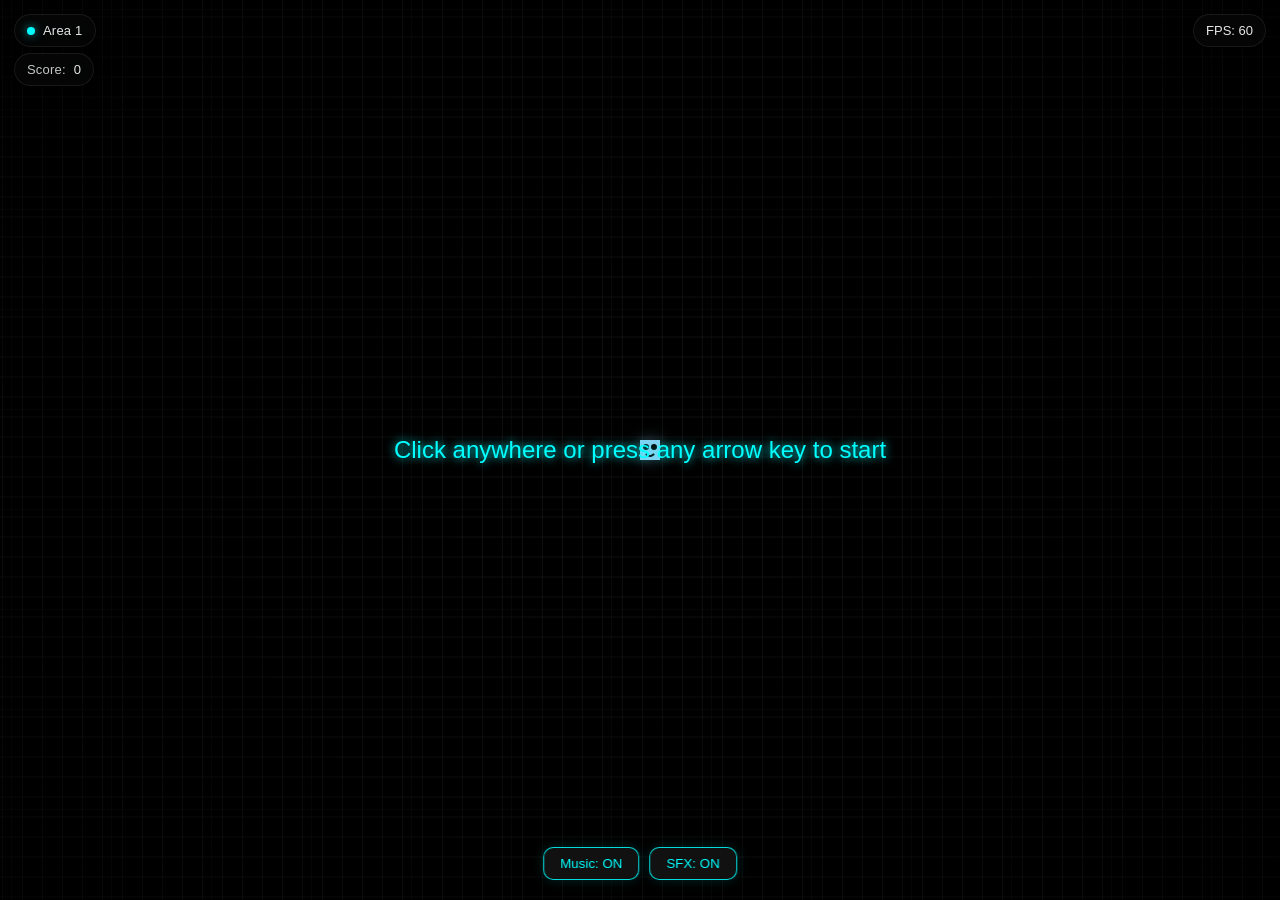
<file: index.html>
<!DOCTYPE html>
<html lang="en">
<head>
  <meta charset="UTF-8" />
  <meta name="viewport" content="width=device-width, initial-scale=1.0, user-scalable=no" />
  <title>Snake Game</title>
  <style>
    * { margin: 0; padding: 0; box-sizing: border-box; }
    body {
      overflow: hidden;
      background: #000;
      color: #fff;
      font-family: Arial, sans-serif;
      touch-action: manipulation;
    }
    canvas {
      display: block;
      background: #000;
    }
    .controls {
      position: fixed;
      bottom: 20px;
      left: 50%;
      transform: translateX(-50%);
      display: flex;
      gap: 10px;
      z-index: 10;
    }
    button {
      background: rgba(20, 20, 20, 0.85);
      color: #0ff;
      border: 1px solid rgba(0, 255, 255, 0.85);
      padding: 8px 16px;
      cursor: pointer;
      font-family: inherit;
      transition: transform 0.12s, background 0.2s, color 0.2s, box-shadow 0.2s;
      border-radius: 10px;
      backdrop-filter: blur(6px);
      box-shadow: 0 0 12px rgba(0, 255, 255, 0.15);
    }
    button:hover {
      background: rgba(0, 255, 255, 0.9);
      color: #000;
      transform: translateY(-1px);
      box-shadow: 0 0 16px rgba(0, 255, 255, 0.35);
    }
    button:active {
      transform: translateY(0px) scale(0.98);
    }
    .start-prompt {
      position: fixed;
      top: 50%;
      left: 50%;
      transform: translate(-50%, -50%);
      color: #0ff;
      font-size: 24px;
      text-align: center;
      z-index: 10;
      text-shadow: 0 0 10px #0ff;
      user-select: none;
    }

    /* Subtle HUD */
    .hud {
      position: fixed;
      top: 14px;
      left: 14px;
      z-index: 10;
      display: flex;
      flex-direction: column;
      gap: 6px;
      pointer-events: none;
      font-family: Arial, sans-serif;
    }
    .hud .pill {
      display: inline-flex;
      align-items: center;
      gap: 8px;
      padding: 8px 12px;
      border-radius: 999px;
      background: rgba(10, 10, 10, 0.55);
      border: 1px solid rgba(255, 255, 255, 0.08);
      backdrop-filter: blur(6px);
      box-shadow: 0 10px 30px rgba(0, 0, 0, 0.35);
      color: rgba(255, 255, 255, 0.9);
      text-shadow: 0 0 12px rgba(0, 255, 255, 0.12);
      letter-spacing: 0.2px;
      font-size: 13px;
      width: fit-content;
    }
    .hud .dot {
      width: 8px;
      height: 8px;
      border-radius: 999px;
      background: #0ff;
      box-shadow: 0 0 10px rgba(0, 255, 255, 0.55);
    }
    .hud .subtle {
      opacity: 0.85;
      font-variant-numeric: tabular-nums;
    }

    .hud-right {
      position: fixed;
      top: 14px;
      right: 14px;
      z-index: 10;
      pointer-events: none;
    }
    .hud-right .pill {
      padding: 8px 12px;
      border-radius: 999px;
      background: rgba(10, 10, 10, 0.55);
      border: 1px solid rgba(255, 255, 255, 0.08);
      backdrop-filter: blur(6px);
      box-shadow: 0 10px 30px rgba(0, 0, 0, 0.35);
      color: rgba(255, 255, 255, 0.9);
      font-size: 13px;
      font-variant-numeric: tabular-nums;
    }
  </style>
</head>
<body>
  <canvas id="game"></canvas>

  <div class="hud">
    <div class="pill"><span class="dot" id="areaDot"></span><span id="areaLabel">Area 1</span></div>
    <div class="pill"><span class="subtle">Score:</span> <span id="scoreLabel">0</span></div>
  </div>
  <div class="hud-right">
    <div class="pill" id="fpsLabel">FPS: --</div>
  </div>

  <div class="controls">
    <button id="musicBtn">Music: ON</button>
    <button id="sfxBtn">SFX: ON</button>
  </div>
  <div class="start-prompt">Click anywhere or press any arrow key to start</div>

  <script>
    const canvas = document.getElementById("game");
    const ctx = canvas.getContext("2d", { alpha: false, desynchronized: true });

    // HUD elements
    const areaLabelEl = document.getElementById('areaLabel');
    const areaDotEl = document.getElementById('areaDot');
    const scoreLabelEl = document.getElementById('scoreLabel');
    const fpsLabelEl = document.getElementById('fpsLabel');

    const gridSize = 20;
    const PELLET_COUNT = 5;
    const KILLER_PELLET_COUNT = 8;

    const ORANGE_TRIGGER_COUNT = 10; // In Area 1, spawn 1 orange pellet after eating 10 blue pellets

    let tileCountX, tileCountY;

    // Area system (declared early so early spawners can reference it safely)
    let currentArea = 1;

    // Area system (declared early so early spawners can reference it safely)

    // For smoother visuals: we render at 60fps (requestAnimationFrame),
    // but update the game on a fixed timestep so gameplay stays consistent.
    const BASE_STEP_MS = 100; // base snake move interval (~10 moves/sec)

    function resizeCanvas() {
      const dpr = Math.max(1, Math.min(2, window.devicePixelRatio || 1));
      canvas.width = Math.floor(window.innerWidth * dpr);
      canvas.height = Math.floor(window.innerHeight * dpr);
      canvas.style.width = window.innerWidth + 'px';
      canvas.style.height = window.innerHeight + 'px';
      ctx.setTransform(dpr, 0, 0, dpr, 0, 0);
      tileCountX = Math.floor(window.innerWidth / gridSize);
      tileCountY = Math.floor(window.innerHeight / gridSize);
    }
    resizeCanvas();
    window.addEventListener('resize', resizeCanvas);

    // Logical state (grid-based)
    let snake = [{ x: Math.floor(tileCountX / 2), y: Math.floor(tileCountY / 2) }];
    let prevSnake = snake.map(p => ({ ...p }));

    let direction = { x: 0, y: 0 };
    let queuedDirection = null; // for smoother turning (buffer next input)

    let pellets = [];
    let orangePellets = [];
    let killerPellets = [];
    let score = 0;

    // Area 1 orange pellet pacing
    let blueEatenTowardOrange = 0;
    let orangeSpawnAnim = { active: false, x: 0, y: 0, t: 0, duration: 900 }; // ms


    function spawnOnEdge() {
      const edge = Math.floor(Math.random() * 4);
      switch (edge) {
        case 0: return { x: Math.floor(Math.random() * tileCountX), y: 0 };
        case 1: return { x: Math.floor(Math.random() * tileCountX), y: tileCountY - 1 };
        case 2: return { x: 0, y: Math.floor(Math.random() * tileCountY) };
        case 3: return { x: tileCountX - 1, y: Math.floor(Math.random() * tileCountY) };
      }
    }

    function spawnFood() {
      return {
        x: Math.floor(Math.random() * tileCountX),
        y: Math.floor(Math.random() * tileCountY)
      };
    }

    function spawnOrangePelletSafe() {
      // Orange pellets only exist in Area 1
      if (currentArea !== 1) return null;

      let attempts = 0;
      while (attempts++ < 400) {
        const p = spawnFood();

        // Avoid snake
        if (isCellOnSnake(p.x, p.y)) continue;

        // Avoid existing blue pellets
        let dup = false;
        for (let i = 0; i < pellets.length; i++) {
          if (pellets[i].x === p.x && pellets[i].y === p.y) { dup = true; break; }
        }
        if (dup) continue;

        // Avoid other orange pellets
        for (let i = 0; i < orangePellets.length; i++) {
          const op = orangePellets[i];
          if (op && op.x === p.x && op.y === p.y) { dup = true; break; }
        }
        if (dup) continue;

        // Avoid killers
        for (let i = 0; i < killerPellets.length; i++) {
          if (killerPellets[i].x === p.x && killerPellets[i].y === p.y) { dup = true; break; }
        }
        if (dup) continue;

        return p;
      }

      // Fallback: if we fail to find a safe spot, just place it anywhere
      return spawnFood();
    }
    function trySpawnOrangePellet() {
      // Area 1 only; only one orange pellet at a time
      if (currentArea !== 1) return;
      if (orangePellets.length) return;
      if (blueEatenTowardOrange < ORANGE_TRIGGER_COUNT) return;

      const op = spawnOrangePelletSafe();
      if (!op) return;

      orangePellets = [op];
      blueEatenTowardOrange = 0;

      // Spawn feedback: sound + pop-in animation
      playOrangeSpawnSound();
      orangeSpawnAnim = { active: true, x: op.x, y: op.y, t: 0, duration: 900 };
      addShake(2.8, 110);
      emitParticles(op.x * gridSize + gridSize / 2, op.y * gridSize + gridSize / 2, 20, 190, 380, 1.1, 3.2);
    }


    function spawnPellets() {
      pellets = [];
      orangePellets = [];
      killerPellets = [];

      for (let i = 0; i < PELLET_COUNT; i++) pellets.push(spawnFood());
      for (let i = 0; i < KILLER_PELLET_COUNT; i++) killerPellets.push(spawnOnEdge());
      // Orange pellet pacing (Area 1): spawn later after eating enough blue pellets
      blueEatenTowardOrange = 0;
    }
    spawnPellets();

    // Audio System
    let audioCtx = null;
    let musicEnabled = true;
    let sfxEnabled = true;
    let gameStarted = false;

    // Animations (time-based)
    let zapAnimation = { active: false, x: 0, y: 0, t: 0, duration: 240 }; // ms
    let moveCounter = 0;
    let explosions = [];     // {x,y,t}
    let goldExplosions = []; // {x,y,t}
    let thunderFlashes = []; // {t, opacity}

    // Pro polish: camera shake, particles, animated grid
    let cameraShake = { x: 0, y: 0, tx: 0, ty: 0, intensity: 0, t: 0, duration: 0 };
    let particles = []; // {x,y,vx,vy,life,maxLife,size}
    let bgTime = 0;

    let explosionTimer = null;

    // Power mode
    let powerMode = false;
    let powerModeTimer = null;
    let powerModeWarning = false;
    let powerModeWarningStart = 0;
    let bodyPassthroughGrace = false;
    let bodyPassthroughGraceTimer = null;
    const BODY_GRACE_DURATION = 3000;
    let powerPellet = null;
    let powerPelletTimer = null;
    let powerPelletDespawnTimer = null;

    // Area and Portal system
    let bluePortal = null;
    let redPortal = null;
    let blackPortal = null;
    let portalSpawnTimer = null;
    let portalAnimTime = 0;

    const PORTAL_SPAWN_DELAY = 30000;
    const PORTAL_WIDTH = 3;
    const PORTAL_HEIGHT = 5;
    const AREA_2_COLOR = "#000066";
    const AREA_3_COLOR = "#660000";

    // Area 2 gold killer
    let goldKiller = null;
    let goldKillerHP = 10;
    let goldKillerInvincible = false;
    let returnPortal = null;
    let area2NoPelletRespawn = false;
    const GOLD_KILLER_SIZE = 2;
    const GOLD_KILLER_MAX_HP = 10;

    const POWER_MODE_DURATION = 17000;
    const POWER_MODE_WARNING_DURATION = 5000;
    const POWER_PELLET_SPAWN_INTERVAL = 30000;
    const POWER_PELLET_LIFETIME = 30000;

    function initAudio() {
      if (!audioCtx) {
        audioCtx = new (window.AudioContext || window.webkitAudioContext)();
        if (musicEnabled) startMusic();
      }
      if (audioCtx.state === 'suspended') audioCtx.resume();
    }

    function playOrangeSpawnSound() {
      if (!sfxEnabled || !audioCtx) return;

      // Bright shimmering chime so the player knows something special spawned
      const now = audioCtx.currentTime;
      for (let i = 0; i < 3; i++) {
        const osc = audioCtx.createOscillator();
        const gain = audioCtx.createGain();
        osc.connect(gain);
        gain.connect(audioCtx.destination);

        osc.type = "triangle";
        const t0 = now + i * 0.04;
        const f0 = 520 + i * 220;
        osc.frequency.setValueAtTime(f0, t0);
        osc.frequency.exponentialRampToValueAtTime(f0 * 1.9, t0 + 0.12);

        gain.gain.setValueAtTime(0.0001, t0);
        gain.gain.exponentialRampToValueAtTime(0.14, t0 + 0.01);
        gain.gain.exponentialRampToValueAtTime(0.0001, t0 + 0.22);

        osc.start(t0);
        osc.stop(t0 + 0.25);
      }
    }

    function playEatSound() {
      if (!sfxEnabled || !audioCtx) return;
      const osc = audioCtx.createOscillator();
      const gain = audioCtx.createGain();
      osc.connect(gain); gain.connect(audioCtx.destination);
      osc.type = 'square';
      osc.frequency.setValueAtTime(400, audioCtx.currentTime);
      osc.frequency.exponentialRampToValueAtTime(800, audioCtx.currentTime + 0.1);
      gain.gain.setValueAtTime(0.15, audioCtx.currentTime);
      gain.gain.exponentialRampToValueAtTime(0.01, audioCtx.currentTime + 0.1);
      osc.start(audioCtx.currentTime);
      osc.stop(audioCtx.currentTime + 0.1);
    }

    function playGameOverSound() {
      if (!sfxEnabled || !audioCtx) return;
      const osc = audioCtx.createOscillator();
      const gain = audioCtx.createGain();
      osc.connect(gain); gain.connect(audioCtx.destination);
      osc.type = 'sawtooth';
      osc.frequency.setValueAtTime(300, audioCtx.currentTime);
      osc.frequency.exponentialRampToValueAtTime(50, audioCtx.currentTime + 0.4);
      gain.gain.setValueAtTime(0.2, audioCtx.currentTime);
      gain.gain.exponentialRampToValueAtTime(0.01, audioCtx.currentTime + 0.4);
      osc.start(audioCtx.currentTime);
      osc.stop(audioCtx.currentTime + 0.4);
    }

    function playZapSound() {
      if (!sfxEnabled || !audioCtx) return;
      for (let i = 0; i < 3; i++) {
        const osc = audioCtx.createOscillator();
        const gain = audioCtx.createGain();
        osc.connect(gain); gain.connect(audioCtx.destination);
        osc.type = 'sawtooth';
        osc.frequency.setValueAtTime(80 + Math.random() * 200, audioCtx.currentTime + i * 0.08);
        osc.frequency.setValueAtTime(300 + Math.random() * 400, audioCtx.currentTime + i * 0.08 + 0.02);
        osc.frequency.setValueAtTime(50 + Math.random() * 100, audioCtx.currentTime + i * 0.08 + 0.06);
        gain.gain.setValueAtTime(0.25, audioCtx.currentTime + i * 0.08);
        gain.gain.exponentialRampToValueAtTime(0.01, audioCtx.currentTime + i * 0.08 + 0.08);
        osc.start(audioCtx.currentTime + i * 0.08);
        osc.stop(audioCtx.currentTime + i * 0.08 + 0.1);
      }
    }

    function triggerZap(x, y) {
      zapAnimation = { active: true, x, y, t: 0, duration: 240 };
      playZapSound();
      // Extra visual punch
      addShake(16, 220);
      const cx = x * gridSize + gridSize / 2;
      const cy = y * gridSize + gridSize / 2;
      emitParticles(cx, cy, 40, 520, 260, 1.5, 3.5);
    }

    // --- Visual polish helpers ---
    function addShake(intensityPx, durationMs) {
      // Additive shake: keep the strongest impulse
      cameraShake.intensity = Math.max(cameraShake.intensity, intensityPx);
      cameraShake.duration = Math.max(cameraShake.duration, durationMs);
      cameraShake.t = 0;
    }

    function emitParticles(px, py, count, speed, lifeMs, sizeMin, sizeMax) {
      for (let i = 0; i < count; i++) {
        const a = Math.random() * Math.PI * 2;
        const s = speed * (0.35 + Math.random() * 0.65);
        particles.push({
          x: px,
          y: py,
          vx: Math.cos(a) * s,
          vy: Math.sin(a) * s,
          life: 0,
          maxLife: lifeMs * (0.7 + Math.random() * 0.6),
          size: sizeMin + Math.random() * (sizeMax - sizeMin),
        });
      }
    }

    function playExplosionSound() {
      if (!sfxEnabled || !audioCtx) return;
      const osc = audioCtx.createOscillator();
      const gain = audioCtx.createGain();
      osc.connect(gain); gain.connect(audioCtx.destination);
      osc.type = 'sawtooth';
      osc.frequency.setValueAtTime(150, audioCtx.currentTime);
      osc.frequency.exponentialRampToValueAtTime(30, audioCtx.currentTime + 0.3);
      gain.gain.setValueAtTime(0.2, audioCtx.currentTime);
      gain.gain.exponentialRampToValueAtTime(0.01, audioCtx.currentTime + 0.3);
      osc.start(audioCtx.currentTime);
      osc.stop(audioCtx.currentTime + 0.3);
    }

    function explodeRandomKiller() {
      if (!gameStarted || killerPellets.length === 0) return;
      let closestIndex = 0;
      let closestDist = Infinity;
      for (let i = 0; i < killerPellets.length; i++) {
        const dx = killerPellets[i].x - snake[0].x;
        const dy = killerPellets[i].y - snake[0].y;
        const dist = dx * dx + dy * dy;
        if (dist < closestDist) {
          closestDist = dist;
          closestIndex = i;
        }
      }
      const killer = killerPellets[closestIndex];
      explosions.push({ x: killer.x, y: killer.y, t: 0 });
      addShake(6, 140);
      emitParticles(killer.x * gridSize + gridSize / 2, killer.y * gridSize + gridSize / 2, 18, 220, 420, 1.5, 3.5);
      playExplosionSound();
      killerPellets.splice(closestIndex, 1);
      setTimeout(() => { respawnKillerFarAway(); }, 2000);
    }

    function respawnKillerFarAway() {
      if (!gameStarted || currentArea !== 1) return;
      let attempts = 0;
      let newPos;
      do {
        newPos = spawnOnEdge();
        const dx = newPos.x - snake[0].x;
        const dy = newPos.y - snake[0].y;
        const distance = Math.sqrt(dx * dx + dy * dy);
        attempts++;
        if (distance >= 15 || attempts > 50) {
          killerPellets.push(newPos);
          break;
        }
      } while (attempts <= 50);
    }

    function startExplosionTimer() {
      if (explosionTimer) clearInterval(explosionTimer);
      explosionTimer = setInterval(explodeRandomKiller, 2000);
    }
    function stopExplosionTimer() {
      if (explosionTimer) {
        clearInterval(explosionTimer);
        explosionTimer = null;
      }
    }

    function playPowerUpSound() {
      if (!sfxEnabled || !audioCtx) return;
      for (let i = 0; i < 5; i++) {
        const osc = audioCtx.createOscillator();
        const gain = audioCtx.createGain();
        osc.connect(gain); gain.connect(audioCtx.destination);
        osc.type = 'square';
        osc.frequency.setValueAtTime(200 + i * 100, audioCtx.currentTime + i * 0.1);
        osc.frequency.exponentialRampToValueAtTime(400 + i * 150, audioCtx.currentTime + i * 0.1 + 0.1);
        gain.gain.setValueAtTime(0.15, audioCtx.currentTime + i * 0.1);
        gain.gain.exponentialRampToValueAtTime(0.01, audioCtx.currentTime + i * 0.1 + 0.15);
        osc.start(audioCtx.currentTime + i * 0.1);
        osc.stop(audioCtx.currentTime + i * 0.1 + 0.15);
      }
    }

    function playKillerEatSound() {
      if (!sfxEnabled || !audioCtx) return;
      const osc = audioCtx.createOscillator();
      const osc2 = audioCtx.createOscillator();
      const gain = audioCtx.createGain();
      osc.connect(gain); osc2.connect(gain); gain.connect(audioCtx.destination);
      osc.type = 'sawtooth';
      osc2.type = 'square';
      osc.frequency.setValueAtTime(80, audioCtx.currentTime);
      osc.frequency.exponentialRampToValueAtTime(40, audioCtx.currentTime + 0.2);
      osc2.frequency.setValueAtTime(160, audioCtx.currentTime);
      osc2.frequency.exponentialRampToValueAtTime(60, audioCtx.currentTime + 0.15);
      gain.gain.setValueAtTime(0.3, audioCtx.currentTime);
      gain.gain.exponentialRampToValueAtTime(0.01, audioCtx.currentTime + 0.25);
      osc.start(audioCtx.currentTime);
      osc2.start(audioCtx.currentTime);
      osc.stop(audioCtx.currentTime + 0.25);
      osc2.stop(audioCtx.currentTime + 0.2);
    }

    function playThunderSound() {
      if (!sfxEnabled || !audioCtx) return;
      const bufferSize = audioCtx.sampleRate * 0.3;
      const buffer = audioCtx.createBuffer(1, bufferSize, audioCtx.sampleRate);
      const data = buffer.getChannelData(0);
      for (let i = 0; i < bufferSize; i++) {
        data[i] = (Math.random() * 2 - 1) * Math.pow(1 - i / bufferSize, 2);
      }
      const noise = audioCtx.createBufferSource();
      const gain = audioCtx.createGain();
      const filter = audioCtx.createBiquadFilter();
      noise.buffer = buffer;
      filter.type = 'lowpass';
      filter.frequency.value = 500;
      noise.connect(filter);
      filter.connect(gain);
      gain.connect(audioCtx.destination);
      gain.gain.setValueAtTime(0.4, audioCtx.currentTime);
      gain.gain.exponentialRampToValueAtTime(0.01, audioCtx.currentTime + 0.3);
      noise.start();
    }

    function addThunderFlash() {
      if (!powerMode) return;
      thunderFlashes.push({ t: 0, opacity: 0.8 });
      addShake(4, 120);
      playThunderSound();
    }

    function spawnPowerPellet() {
      if (!gameStarted || powerPellet || powerMode) return;
      let attempts = 0;
      do {
        powerPellet = {
          x: Math.floor(Math.random() * (tileCountX - 2)),
          y: Math.floor(Math.random() * (tileCountY - 2))
        };
        const dx = powerPellet.x - snake[0].x;
        const dy = powerPellet.y - snake[0].y;
        const dist = Math.sqrt(dx * dx + dy * dy);
        attempts++;
        if (dist >= 10 || attempts > 30) break;
      } while (attempts <= 30);

      powerPelletDespawnTimer = setTimeout(() => {
        powerPellet = null;
      }, POWER_PELLET_LIFETIME);
    }

    function startPowerPelletTimer() {
      if (powerPelletTimer) clearInterval(powerPelletTimer);
      powerPelletTimer = setInterval(spawnPowerPellet, POWER_PELLET_SPAWN_INTERVAL);
    }

    function stopPowerPelletTimer() {
      if (powerPelletTimer) {
        clearInterval(powerPelletTimer);
        powerPelletTimer = null;
      }
      if (powerPelletDespawnTimer) {
        clearTimeout(powerPelletDespawnTimer);
        powerPelletDespawnTimer = null;
      }
    }

    function activatePowerMode() {
      powerMode = true;
      powerModeWarning = false;
      powerPellet = null;
      playPowerUpSound();
      if (musicEnabled) startPowerMusic();
      stopExplosionTimer();

      bluePortal = null;
      stopPortalTimer();

      if (powerPelletDespawnTimer) {
        clearTimeout(powerPelletDespawnTimer);
        powerPelletDespawnTimer = null;
      }
      if (powerModeTimer) clearTimeout(powerModeTimer);

      powerModeTimer = setTimeout(() => {
        powerModeWarning = true;
        powerModeWarningStart = Date.now();

        powerModeTimer = setTimeout(() => {
          const head = snake[0];
          let overlapping = false;
          for (let i = 1; i < snake.length; i++) {
            if (head.x === snake[i].x && head.y === snake[i].y) { overlapping = true; break; }
          }

          if (overlapping) {
            bodyPassthroughGrace = true;
            if (bodyPassthroughGraceTimer) clearTimeout(bodyPassthroughGraceTimer);
            bodyPassthroughGraceTimer = setTimeout(() => {
              bodyPassthroughGrace = false;
              bodyPassthroughGraceTimer = null;
            }, BODY_GRACE_DURATION);
          }

          powerMode = false;
          powerModeWarning = false;
          powerModeTimer = null;
          startExplosionTimer();
          startPortalTimer();
          if (musicEnabled) startMusic();
        }, POWER_MODE_WARNING_DURATION);
      }, POWER_MODE_DURATION);
    }

    // Portal system
    function playPortalSpawnSound() {
      if (!sfxEnabled || !audioCtx) return;
      for (let i = 0; i < 3; i++) {
        const osc = audioCtx.createOscillator();
        const gain = audioCtx.createGain();
        const filter = audioCtx.createBiquadFilter();
        osc.connect(filter);
        filter.connect(gain);
        gain.connect(audioCtx.destination);
        osc.type = 'sine';
        filter.type = 'lowpass';
        filter.frequency.value = 400;
        const startTime = audioCtx.currentTime + i * 0.15;
        osc.frequency.setValueAtTime(150 + i * 50, startTime);
        osc.frequency.exponentialRampToValueAtTime(80, startTime + 0.4);
        gain.gain.setValueAtTime(0.15, startTime);
        gain.gain.exponentialRampToValueAtTime(0.01, startTime + 0.5);
        osc.start(startTime);
        osc.stop(startTime + 0.5);
      }
    }

    function playPortalEnterSound() {
      if (!sfxEnabled || !audioCtx) return;
      const osc = audioCtx.createOscillator();
      const osc2 = audioCtx.createOscillator();
      const gain = audioCtx.createGain();
      osc.connect(gain);
      osc2.connect(gain);
      gain.connect(audioCtx.destination);
      osc.type = 'sine';
      osc2.type = 'triangle';
      osc.frequency.setValueAtTime(200, audioCtx.currentTime);
      osc.frequency.exponentialRampToValueAtTime(800, audioCtx.currentTime + 0.3);
      osc2.frequency.setValueAtTime(100, audioCtx.currentTime);
      osc2.frequency.exponentialRampToValueAtTime(400, audioCtx.currentTime + 0.3);
      gain.gain.setValueAtTime(0.2, audioCtx.currentTime);
      gain.gain.exponentialRampToValueAtTime(0.01, audioCtx.currentTime + 0.4);
      osc.start(audioCtx.currentTime);
      osc2.start(audioCtx.currentTime);
      osc.stop(audioCtx.currentTime + 0.4);
      osc2.stop(audioCtx.currentTime + 0.4);
    }

    function spawnBluePortal() {
      if (currentArea !== 1 || bluePortal) return;
      if (redPortal) return;
      if (powerMode || powerModeWarning) return;
      let attempts = 0;
      do {
        bluePortal = {
          x: Math.floor(Math.random() * (tileCountX - PORTAL_WIDTH)),
          y: Math.floor(Math.random() * (tileCountY - PORTAL_HEIGHT))
        };
        const dx = bluePortal.x + PORTAL_WIDTH / 2 - snake[0].x;
        const dy = bluePortal.y + PORTAL_HEIGHT / 2 - snake[0].y;
        const dist = Math.sqrt(dx * dx + dy * dy);
        attempts++;
        if (dist >= 12 || attempts > 50) break;
      } while (attempts <= 50);
      playPortalSpawnSound();
    }

    function spawnRedPortal() {
      if (currentArea !== 1 || redPortal) return;
      if (bluePortal) return;
      if (powerMode || powerModeWarning) return;
      let attempts = 0;
      do {
        redPortal = {
          x: Math.floor(Math.random() * (tileCountX - PORTAL_WIDTH)),
          y: Math.floor(Math.random() * (tileCountY - PORTAL_HEIGHT))
        };
        const dx = redPortal.x + PORTAL_WIDTH / 2 - snake[0].x;
        const dy = redPortal.y + PORTAL_HEIGHT / 2 - snake[0].y;
        const dist = Math.sqrt(dx * dx + dy * dy);
        attempts++;
        if (dist >= 12 || attempts > 50) break;
      } while (attempts <= 50);
      playPortalSpawnSound();
    }

    function spawnRandomPortal() {
      if (currentArea !== 1) { startPortalTimer(); return; }
      if (bluePortal || redPortal || powerMode || powerModeWarning) { startPortalTimer(); return; }
      if (Math.random() < 0.5) spawnBluePortal(); else spawnRedPortal();
      startPortalTimer();
    }

    function startPortalTimer() {
      if (portalSpawnTimer) clearTimeout(portalSpawnTimer);
      portalSpawnTimer = setTimeout(spawnRandomPortal, PORTAL_SPAWN_DELAY);
    }

    function stopPortalTimer() {
      if (portalSpawnTimer) {
        clearTimeout(portalSpawnTimer);
        portalSpawnTimer = null;
      }
    }

    function transitionToArea2() {
      currentArea = 2;
      orangePellets = [];
      blueEatenTowardOrange = 0;
      area2NoPelletRespawn = false;
      bluePortal = null;
      redPortal = null;
      stopPortalTimer();
      stopExplosionTimer();
      stopPowerPelletTimer();

      for (let killer of killerPellets) {
        explosions.push({ x: killer.x, y: killer.y, t: 0 });
      }
      if (killerPellets.length > 0) {
        addShake(10, 220);
        emitParticles(snake[0].x * gridSize + gridSize / 2, snake[0].y * gridSize + gridSize / 2, 28, 260, 520, 1.5, 3.8);
        playExplosionSound();
      }

      killerPellets = [];
      pellets = [];
      powerPellet = null;
      powerMode = false;
      powerModeWarning = false;

      blackPortal = {
        x: Math.floor(Math.random() * (tileCountX - PORTAL_WIDTH)),
        y: Math.floor(Math.random() * (tileCountY - PORTAL_HEIGHT))
      };

      // Fixed spawn in Area 2
      const spawnX = Math.floor(tileCountX / 2);
      const spawnY = Math.floor(tileCountY / 2);
      const oldHead = snake[0];
      const dx = spawnX - oldHead.x;
      const dy = spawnY - oldHead.y;
      for (let segment of snake) {
        segment.x += dx;
        segment.y += dy;
      }
      prevSnake = snake.map(p => ({ ...p }));

      spawnGoldKiller();
      addShake(12, 240);
      emitParticles(snake[0].x * gridSize + gridSize / 2, snake[0].y * gridSize + gridSize / 2, 32, 320, 520, 1.2, 3.6);
      playPortalEnterSound();
    }

    function transitionToArea3() {
      currentArea = 3;
      orangePellets = [];
      blueEatenTowardOrange = 0;
      bluePortal = null;
      redPortal = null;
      stopPortalTimer();
      stopExplosionTimer();
      stopPowerPelletTimer();

      killerPellets = [];
      pellets = [];
      powerPellet = null;
      powerMode = false;
      powerModeWarning = false;

      blackPortal = null;
      returnPortal = null;
      goldKiller = null;
      goldKillerInvincible = false;
      goldExplosions = [];

      addShake(12, 240);
      emitParticles(snake[0].x * gridSize + gridSize / 2, snake[0].y * gridSize + gridSize / 2, 32, 320, 520, 1.2, 3.6);
      playPortalEnterSound();
      addShake(12, 180);
      emitParticles(snake[0].x * gridSize + gridSize * 0.5, snake[0].y * gridSize + gridSize * 0.5, 28, 420, 260, 1.2, 3.2);

    }

    function spawnGoldKiller() {
      let attempts = 0;
      const MIN_DIST = 18;
      do {
        goldKiller = {
          x: Math.floor(Math.random() * (tileCountX - GOLD_KILLER_SIZE)),
          y: Math.floor(Math.random() * (tileCountY - GOLD_KILLER_SIZE))
        };
        const dx = goldKiller.x - snake[0].x;
        const dy = goldKiller.y - snake[0].y;
        const dist = Math.sqrt(dx * dx + dy * dy);
        attempts++;
        if (dist >= MIN_DIST || attempts > 80) break;
      } while (attempts <= 80);
      goldKillerHP = GOLD_KILLER_MAX_HP;
    }

    function playGoldExplosionSound() {
      if (!sfxEnabled || !audioCtx) return;
      for (let i = 0; i < 4; i++) {
        const osc = audioCtx.createOscillator();
        const gain = audioCtx.createGain();
        osc.connect(gain);
        gain.connect(audioCtx.destination);
        osc.type = 'square';
        const startTime = audioCtx.currentTime + i * 0.05;
        osc.frequency.setValueAtTime(300 - i * 40, startTime);
        osc.frequency.exponentialRampToValueAtTime(100, startTime + 0.2);
        gain.gain.setValueAtTime(0.25, startTime);
        gain.gain.exponentialRampToValueAtTime(0.01, startTime + 0.25);
        osc.start(startTime);
        osc.stop(startTime + 0.25);
      }
    }

    function defeatGoldBossCheat() {
      if (currentArea !== 2 || !goldKiller) return;
      goldKillerInvincible = false;
      goldKillerHP = 1;
      hitGoldKiller();
    }

    function hitGoldKiller() {
      if (goldKillerInvincible) return;

      const explosionX = goldKiller.x + GOLD_KILLER_SIZE / 2;
      const explosionY = goldKiller.y + GOLD_KILLER_SIZE / 2;
      goldExplosions.push({ x: explosionX, y: explosionY, t: 0 });
      playGoldExplosionSound();

      const dx = goldKiller.x - snake[0].x;
      const dy = goldKiller.y - snake[0].y;
      const bounceDistance = 8;

      if (Math.abs(dx) > Math.abs(dy)) goldKiller.x += (dx > 0 ? bounceDistance : -bounceDistance);
      else goldKiller.y += (dy > 0 ? bounceDistance : -bounceDistance);

      goldKiller.x = Math.max(0, Math.min(tileCountX - GOLD_KILLER_SIZE, goldKiller.x));
      goldKiller.y = Math.max(0, Math.min(tileCountY - GOLD_KILLER_SIZE, goldKiller.y));

      goldKillerHP--;

      if (goldKillerHP === 5 || goldKillerHP === 1) {
        goldKillerInvincible = true;
        spawnArea2Killers();
        playForceFieldSound();
      }

      if (goldKillerHP <= 0) {
        for (let i = 0; i < 5; i++) {
          setTimeout(() => {
            goldExplosions.push({
              x: explosionX + (Math.random() - 0.5) * 4,
              y: explosionY + (Math.random() - 0.5) * 4,
              t: 0
            });
            playGoldExplosionSound();
          }, i * 100);
        }

        goldKiller = null;
        goldKillerInvincible = false;

        setTimeout(() => {
          spawnReturnPortal();
          spawnRewardPelletsArea2(25);
          area2NoPelletRespawn = true;
        }, 600);
      }
    }

    function spawnArea2Killers() {
      for (let i = 0; i < 8; i++) {
        let newPos;
        let attempts = 0;
        do {
          newPos = spawnOnEdge();
          const dx = newPos.x - snake[0].x;
          const dy = newPos.y - snake[0].y;
          const distance = Math.sqrt(dx * dx + dy * dy);
          attempts++;
          if (distance >= 10 || attempts > 30) break;
        } while (attempts <= 30);
        killerPellets.push(newPos);
      }
    }

    function playForceFieldSound() {
      if (!sfxEnabled || !audioCtx) return;
      for (let i = 0; i < 5; i++) {
        const osc = audioCtx.createOscillator();
        const gain = audioCtx.createGain();
        osc.connect(gain);
        gain.connect(audioCtx.destination);
        osc.type = 'sine';
        const startTime = audioCtx.currentTime + i * 0.08;
        osc.frequency.setValueAtTime(600 + i * 100, startTime);
        osc.frequency.exponentialRampToValueAtTime(400 + i * 50, startTime + 0.15);
        gain.gain.setValueAtTime(0.12, startTime);
        gain.gain.exponentialRampToValueAtTime(0.01, startTime + 0.2);
        osc.start(startTime);
        osc.stop(startTime + 0.2);
      }
    }

    function spawnReturnPortal() {
      let attempts = 0;
      do {
        returnPortal = {
          x: Math.floor(Math.random() * (tileCountX - PORTAL_WIDTH)),
          y: Math.floor(Math.random() * (tileCountY - PORTAL_HEIGHT))
        };
        const dx = returnPortal.x + PORTAL_WIDTH / 2 - snake[0].x;
        const dy = returnPortal.y + PORTAL_HEIGHT / 2 - snake[0].y;
        const dist = Math.sqrt(dx * dx + dy * dy);
        attempts++;
        if (dist >= 10 || attempts > 50) break;
      } while (attempts <= 50);
      playPortalSpawnSound();
    }

    function transitionToArea1() {
      currentArea = 1;
      area2NoPelletRespawn = false;
      returnPortal = null;
      bluePortal = null;
      redPortal = null;

      const spawnX = Math.floor(Math.random() * (tileCountX - 4)) + 2;
      const spawnY = Math.floor(Math.random() * (tileCountY - 4)) + 2;

      const oldHead = snake[0];
      const dx = spawnX - oldHead.x;
      const dy = spawnY - oldHead.y;
      for (let segment of snake) {
        segment.x += dx;
        segment.y += dy;
      }
      prevSnake = snake.map(p => ({ ...p }));

      spawnPellets();
      startExplosionTimer();
      startPowerPelletTimer();
      startPortalTimer();

      addShake(12, 240);
      emitParticles(snake[0].x * gridSize + gridSize / 2, snake[0].y * gridSize + gridSize / 2, 32, 320, 520, 1.2, 3.6);
      playPortalEnterSound();
    }

    function isSnakeInPortal(portal) {
      if (!portal) return false;
      for (let segment of snake) {
        if (segment.x >= portal.x && segment.x < portal.x + PORTAL_WIDTH &&
            segment.y >= portal.y && segment.y < portal.y + PORTAL_HEIGHT) {
          return true;
        }
      }
      return false;
    }

    function isCellOnSnake(x, y) {
      for (let i = 0; i < snake.length; i++) {
        if (snake[i].x === x && snake[i].y === y) return true;
      }
      return false;
    }

    function isCellInPortalRect(x, y, portal) {
      if (!portal) return false;
      return (x >= portal.x && x < portal.x + PORTAL_WIDTH &&
              y >= portal.y && y < portal.y + PORTAL_HEIGHT);
    }

    function spawnRewardPelletsArea2(count) {
      pellets = [];
      let attempts = 0;
      while (pellets.length < count && attempts < count * 200) {
        attempts++;
        const p = spawnFood();
        if (isCellOnSnake(p.x, p.y)) continue;
        if (isCellInPortalRect(p.x, p.y, blackPortal)) continue;
        if (isCellInPortalRect(p.x, p.y, returnPortal)) continue;
        if (goldKiller) {
          if (p.x >= goldKiller.x && p.x < goldKiller.x + GOLD_KILLER_SIZE &&
              p.y >= goldKiller.y && p.y < goldKiller.y + GOLD_KILLER_SIZE) {
            continue;
          }
        }
        let dup = false;
        for (let i = 0; i < pellets.length; i++) {
          if (pellets[i].x === p.x && pellets[i].y === p.y) { dup = true; break; }
        }
        if (dup) continue;
        pellets.push(p);
      }
    }

    // Background music
    let bassOsc = null;
    let musicLoopTimeout = null;
    let powerBassOsc = null;
    let powerMusicLoopTimeout = null;
    let powerPulseTimeout = null;

    function startMusic() {
      if (!audioCtx) return;
      stopMusic();

      bassOsc = audioCtx.createOscillator();
      const bassGain = audioCtx.createGain();
      const bassFilter = audioCtx.createBiquadFilter();

      bassOsc.type = 'sawtooth';
      bassOsc.frequency.value = 55;
      bassFilter.type = 'lowpass';
      bassFilter.frequency.value = 150;
      bassGain.gain.value = 0.12;

      bassOsc.connect(bassFilter);
      bassFilter.connect(bassGain);
      bassGain.connect(audioCtx.destination);
      bassOsc.start();

      const notes = [110, 138.59, 164.81, 220, 277.18, 329.63, 277.18, 220];
      const noteLength = 0.15;

      function playNote(freq, time) {
        const osc = audioCtx.createOscillator();
        const osc2 = audioCtx.createOscillator();
        const gain = audioCtx.createGain();
        const filter = audioCtx.createBiquadFilter();

        osc.type = 'sawtooth';
        osc2.type = 'square';
        osc.frequency.value = freq;
        osc2.frequency.value = freq * 1.005;

        filter.type = 'lowpass';
        filter.frequency.setValueAtTime(800, time);
        filter.frequency.exponentialRampToValueAtTime(200, time + noteLength);

        osc.connect(filter);
        osc2.connect(filter);
        filter.connect(gain);
        gain.connect(audioCtx.destination);

        gain.gain.setValueAtTime(0, time);
        gain.gain.linearRampToValueAtTime(0.06, time + 0.01);
        gain.gain.exponentialRampToValueAtTime(0.01, time + noteLength);

        osc.start(time);
        osc2.start(time);
        osc.stop(time + noteLength);
        osc2.stop(time + noteLength);
      }

      function scheduleLoop() {
        if (!musicEnabled) return;
        const loopDuration = notes.length * noteLength;
        const startTime = audioCtx.currentTime + 0.05;
        notes.forEach((freq, i) => playNote(freq, startTime + i * noteLength));
        musicLoopTimeout = setTimeout(scheduleLoop, loopDuration * 1000 - 50);
      }

      scheduleLoop();
    }

    function startPowerMusic() {
      if (!audioCtx) return;
      stopMusic();

      powerBassOsc = audioCtx.createOscillator();
      const bassGain = audioCtx.createGain();
      const bassFilter = audioCtx.createBiquadFilter();

      powerBassOsc.type = 'sawtooth';
      powerBassOsc.frequency.value = 65;
      bassFilter.type = 'lowpass';
      bassFilter.frequency.value = 220;
      bassGain.gain.value = 0.18;

      powerBassOsc.connect(bassFilter);
      bassFilter.connect(bassGain);
      bassGain.connect(audioCtx.destination);
      powerBassOsc.start();

      const notes = [220, 261.63, 329.63, 392, 523.25, 392, 329.63, 261.63];
      const noteLength = 0.10;

      function playNote(freq, time) {
        const osc = audioCtx.createOscillator();
        const osc2 = audioCtx.createOscillator();
        const gain = audioCtx.createGain();
        const filter = audioCtx.createBiquadFilter();

        osc.type = 'square';
        osc2.type = 'sawtooth';
        osc.frequency.value = freq;
        osc2.frequency.value = freq * 0.997;

        filter.type = 'lowpass';
        filter.frequency.setValueAtTime(1400, time);
        filter.frequency.exponentialRampToValueAtTime(350, time + noteLength);

        osc.connect(filter);
        osc2.connect(filter);
        filter.connect(gain);
        gain.connect(audioCtx.destination);

        gain.gain.setValueAtTime(0, time);
        gain.gain.linearRampToValueAtTime(0.09, time + 0.008);
        gain.gain.exponentialRampToValueAtTime(0.01, time + noteLength);

        osc.start(time);
        osc2.start(time);
        osc.stop(time + noteLength);
        osc2.stop(time + noteLength);
      }

      function schedulePulse() {
        if (!musicEnabled) return;
        const t = audioCtx.currentTime + 0.01;
        const osc = audioCtx.createOscillator();
        const gain = audioCtx.createGain();

        osc.type = 'sine';
        osc.frequency.setValueAtTime(90, t);
        osc.frequency.exponentialRampToValueAtTime(45, t + 0.08);

        gain.gain.setValueAtTime(0.0, t);
        gain.gain.linearRampToValueAtTime(0.22, t + 0.01);
        gain.gain.exponentialRampToValueAtTime(0.001, t + 0.10);

        osc.connect(gain);
        gain.connect(audioCtx.destination);

        osc.start(t);
        osc.stop(t + 0.11);

        powerPulseTimeout = setTimeout(schedulePulse, 200);
      }

      function scheduleLoop() {
        if (!musicEnabled) return;
        const loopDuration = notes.length * noteLength;
        const startTime = audioCtx.currentTime + 0.05;
        notes.forEach((freq, i) => playNote(freq, startTime + i * noteLength));
        powerMusicLoopTimeout = setTimeout(scheduleLoop, loopDuration * 1000 - 40);
      }

      schedulePulse();
      scheduleLoop();
    }

    function stopMusic() {
      if (musicLoopTimeout) { clearTimeout(musicLoopTimeout); musicLoopTimeout = null; }
      if (powerMusicLoopTimeout) { clearTimeout(powerMusicLoopTimeout); powerMusicLoopTimeout = null; }
      if (powerPulseTimeout) { clearTimeout(powerPulseTimeout); powerPulseTimeout = null; }

      if (bassOsc) { try { bassOsc.stop(); } catch (e) {} bassOsc = null; }
      if (powerBassOsc) { try { powerBassOsc.stop(); } catch (e) {} powerBassOsc = null; }
    }

    // Control buttons
    const musicBtn = document.getElementById('musicBtn');
    const sfxBtn = document.getElementById('sfxBtn');
    const startPrompt = document.querySelector('.start-prompt');

    musicBtn.addEventListener('click', () => {
      initAudio();
      musicEnabled = !musicEnabled;
      musicBtn.textContent = musicEnabled ? 'Music: ON' : 'Music: OFF';
      if (musicEnabled) {
        if (powerMode) startPowerMusic();
        else startMusic();
      } else {
        stopMusic();
      }
    });

    sfxBtn.addEventListener('click', () => {
      initAudio();
      sfxEnabled = !sfxEnabled;
      sfxBtn.textContent = sfxEnabled ? 'SFX: ON' : 'SFX: OFF';
    });

    // --- Smooth engine helpers ---
    function lerp(a, b, t) { return a + (b - a) * t; }

    function wrapDelta(a, b, max) {
      // If we wrapped (jumped from 0 to max-1 or vice versa), don't interpolate across the screen.
      // Return null to indicate "snap".
      const d = b - a;
      if (Math.abs(d) > 1) return null;
      return d;
    }

    function getStepMs() {
      // During power mode (not warning), double speed (half step time)
      if (powerMode && !powerModeWarning) return BASE_STEP_MS / 2;
      return BASE_STEP_MS;
    }

    function applyQueuedDirection() {
      if (!queuedDirection) return;
      const nd = queuedDirection;
      // Prevent reversal
      if (nd.x === -direction.x && nd.y === -direction.y) {
        queuedDirection = null;
        return;
      }
      // Prevent moving into same axis block (classic snake rule)
      // Allow change if currently not moving or change axis
      if (direction.x === 0 && direction.y === 0) {
        direction = nd;
      } else {
        // allow perpendicular changes only
        if ((direction.x !== 0 && nd.y !== 0) || (direction.y !== 0 && nd.x !== 0)) direction = nd;
      }
      queuedDirection = null;
    }

    // --- Fixed update ---
    function updateLogicStep() {
      // Handle zap animation (logic pause)
      if (zapAnimation.active) return;

      // Apply buffered direction first so the very first arrow key press can start the game.
      // (Previously we returned early before consuming queued input, which made the game appear "stuck".)
      applyQueuedDirection();

      // Don't update if game hasn't started
      if (direction.x === 0 && direction.y === 0) return;

      if (!gameStarted) {
        gameStarted = true;
        startExplosionTimer();
        startPowerPelletTimer();
        startPortalTimer();
      }

      // Save previous snake positions for render interpolation
      prevSnake = snake.map(p => ({ ...p }));

      moveCounter++;

      // Killer movement cadence: previously tied to frames; keep the same feel by tying to logic steps.
      const killerMoveInterval = (powerMode && !powerModeWarning) ? 4 : 2; // slowed overall: normal every 2 steps, power-mode every 4 steps
      if (moveCounter % killerMoveInterval === 0) {
        for (let i = killerPellets.length - 1; i >= 0; i--) {
          const killer = killerPellets[i];
          const dx = snake[0].x - killer.x;
          const dy = snake[0].y - killer.y;
          const direction_mult = (powerMode && !powerModeWarning) ? -1 : 1;

          if (Math.abs(dx) > Math.abs(dy)) killer.x += (dx > 0 ? 1 : -1) * direction_mult;
          else if (dy !== 0) killer.y += (dy > 0 ? 1 : -1) * direction_mult;

          killer.x = Math.max(0, Math.min(tileCountX - 1, killer.x));
          killer.y = Math.max(0, Math.min(tileCountY - 1, killer.y));

          if (!powerMode) {
            if (killer.x === snake[0].x && killer.y === snake[0].y) {
              triggerZap(killer.x, killer.y);
              return;
            }
          }

          for (let j = 1; j < snake.length; j++) {
            if (killer.x === snake[j].x && killer.y === snake[j].y) {
              explosions.push({ x: killer.x, y: killer.y, t: 0 });
              addShake(5, 120);
              emitParticles(killer.x * gridSize + gridSize / 2, killer.y * gridSize + gridSize / 2, 14, 200, 360, 1.2, 3.2);
              playExplosionSound();
              killerPellets.splice(i, 1);
              setTimeout(() => respawnKillerFarAway(), 2000);
              break;
            }
          }
        }
      }

      // Gold killer movement in Area 2 (every 3 steps)
      if (currentArea === 2 && goldKiller && moveCounter % 3 === 0) {
        const dx = snake[0].x - goldKiller.x;
        const dy = snake[0].y - goldKiller.y;
        if (Math.abs(dx) > Math.abs(dy)) goldKiller.x += (dx > 0 ? 1 : -1);
        else if (dy !== 0) goldKiller.y += (dy > 0 ? 1 : -1);

        goldKiller.x = Math.max(0, Math.min(tileCountX - GOLD_KILLER_SIZE, goldKiller.x));
        goldKiller.y = Math.max(0, Math.min(tileCountY - GOLD_KILLER_SIZE, goldKiller.y));

        if (snake[0].x >= goldKiller.x && snake[0].x < goldKiller.x + GOLD_KILLER_SIZE &&
            snake[0].y >= goldKiller.y && snake[0].y < goldKiller.y + GOLD_KILLER_SIZE) {
          triggerZap(snake[0].x, snake[0].y);
          return;
        }

        for (let j = 1; j < snake.length; j++) {
          if (snake[j].x >= goldKiller.x && snake[j].x < goldKiller.x + GOLD_KILLER_SIZE &&
              snake[j].y >= goldKiller.y && snake[j].y < goldKiller.y + GOLD_KILLER_SIZE) {
            if (!goldKillerInvincible) hitGoldKiller();
            break;
          }
        }
      }

      if (currentArea === 2 && goldKillerInvincible && killerPellets.length === 0) {
        goldKillerInvincible = false;
        playForceFieldSound();
      }

      // Compute next head
      const head = { x: snake[0].x + direction.x, y: snake[0].y + direction.y };

      // Wrap
      if (head.x < 0) head.x = tileCountX - 1;
      if (head.x >= tileCountX) head.x = 0;
      if (head.y < 0) head.y = tileCountY - 1;
      if (head.y >= tileCountY) head.y = 0;

      // Self collision
      if (!powerMode && !bodyPassthroughGrace) {
        for (let i = 1; i < snake.length; i++) {
          if (head.x === snake[i].x && head.y === snake[i].y) {
            resetGame();
            return;
          }
        }
      }

      const bigHitbox = powerMode && !powerModeWarning;

      // Killer collision
      for (let i = killerPellets.length - 1; i >= 0; i--) {
        const kx = killerPellets[i].x;
        const ky = killerPellets[i].y;
        const hitKiller = bigHitbox
          ? (kx >= head.x && kx <= head.x + 1 && ky >= head.y && ky <= head.y + 1)
          : (head.x === kx && head.y === ky);

        if (hitKiller) {
          if (powerMode) {
            score += 5;
            for (let j = 0; j < 5; j++) snake.push({ ...snake[snake.length - 1] });
            playKillerEatSound();
            addThunderFlash();
            explosions.push({ x: kx, y: ky, t: 0 });
            addShake(4, 90);
            emitParticles(kx * gridSize + gridSize / 2, ky * gridSize + gridSize / 2, 12, 180, 320, 1.0, 3.0);
            killerPellets.splice(i, 1);
            setTimeout(() => respawnKillerFarAway(), 2000);
          } else {
            triggerZap(head.x, head.y);
            return;
          }
        }
      }

      // Power pellet collision
      if (powerPellet) {
        if ((head.x === powerPellet.x || head.x === powerPellet.x + 1) &&
            (head.y === powerPellet.y || head.y === powerPellet.y + 1)) {
          activatePowerMode();
        }
      }

      // Portals
      if (currentArea === 1 && bluePortal) {
        if (head.x >= bluePortal.x && head.x < bluePortal.x + PORTAL_WIDTH &&
            head.y >= bluePortal.y && head.y < bluePortal.y + PORTAL_HEIGHT) {
          transitionToArea2();
          return;
        }
      }

      if (currentArea === 1 && redPortal) {
        if (head.x >= redPortal.x && head.x < redPortal.x + PORTAL_WIDTH &&
            head.y >= redPortal.y && head.y < redPortal.y + PORTAL_HEIGHT) {
          transitionToArea3();
          return;
        }
      }

      if (currentArea === 2 && blackPortal && !isSnakeInPortal(blackPortal)) {
        blackPortal = null;
      }

      if (currentArea === 2 && goldKiller) {
        if (head.x >= goldKiller.x && head.x < goldKiller.x + GOLD_KILLER_SIZE &&
            head.y >= goldKiller.y && head.y < goldKiller.y + GOLD_KILLER_SIZE) {
          triggerZap(head.x, head.y);
          return;
        }
      }

      if (currentArea === 2 && returnPortal) {
        if (head.x >= returnPortal.x && head.x < returnPortal.x + PORTAL_WIDTH &&
            head.y >= returnPortal.y && head.y < returnPortal.y + PORTAL_HEIGHT) {
          transitionToArea1();
          return;
        }
      }

      // Advance snake
      snake.unshift(head);

      let ate = false;
      // Orange (gold) pellet eat check — worth 5 score + 5 body
      if (currentArea === 1 && orangePellets.length) {
        const op = orangePellets[0];
        if (op) {
          const hitOrange = bigHitbox
            ? (op.x >= head.x && op.x <= head.x + 1 && op.y >= head.y && op.y <= head.y + 1)
            : (head.x === op.x && head.y === op.y);

          if (hitOrange) {
            score += 5;
            addShake(3.2, 110);
            emitParticles(op.x * gridSize + gridSize / 2, op.y * gridSize + gridSize / 2, 18, 190, 360, 1.1, 3.0);

            // Grow by 5 segments
            for (let g = 0; g < 5; g++) {
              snake.push({ ...snake[snake.length - 1] });
            }

            // Remove orange pellet; player must eat 10 more blue pellets to spawn the next
            orangePellets = [];
            blueEatenTowardOrange = 0;

            playEatSound();
            ate = true;
          }
        }
      }

      for (let i = 0; i < pellets.length; i++) {
        const px = pellets[i].x;
        const py = pellets[i].y;
        const hitPellet = bigHitbox
          ? (px >= head.x && px <= head.x + 1 && py >= head.y && py <= head.y + 1)
          : (head.x === px && head.y === py);

        if (hitPellet) {
          score++;
          // Area 1: after eating enough blue pellets, spawn 1 orange pellet (if none is present)
          if (currentArea === 1 && orangePellets.length === 0) {
            blueEatenTowardOrange++;
            if (blueEatenTowardOrange >= ORANGE_TRIGGER_COUNT) {
              trySpawnOrangePellet();
            }
          }
          addShake(1.8, 70);
          emitParticles(px * gridSize + gridSize / 2, py * gridSize + gridSize / 2, 10, 140, 300, 1.0, 2.6);
          if (currentArea === 2 && area2NoPelletRespawn) {
            pellets.splice(i, 1);
          } else {
            pellets[i] = spawnFood();
          }
          playEatSound();
          ate = true;
          break;
        }
      }

      if (!ate) {
        const tail = snake[snake.length - 1];
        // Subtle tail trail for a more premium look
        if (tail) {
          emitParticles(tail.x * gridSize + gridSize / 2, tail.y * gridSize + gridSize / 2, 2, 60, 280, 0.8, 1.8);
        }
        snake.pop();
      }
    }

    function resetGame(playSound = true) {
      if (playSound) playGameOverSound();

      stopExplosionTimer();
      stopPowerPelletTimer();
      stopPortalTimer();
      if (musicEnabled) startMusic();

      explosions = [];
      thunderFlashes = [];
      goldExplosions = [];

      snake = [{ x: Math.floor(tileCountX / 2), y: Math.floor(tileCountY / 2) }];
      prevSnake = snake.map(p => ({ ...p }));
      direction = { x: 0, y: 0 };
      queuedDirection = null;

      spawnPellets();
      score = 0;
      gameStarted = false;
      moveCounter = 0;

      powerMode = false;
      powerModeWarning = false;
      bodyPassthroughGrace = false;
      if (bodyPassthroughGraceTimer) {
        clearTimeout(bodyPassthroughGraceTimer);
        bodyPassthroughGraceTimer = null;
      }
      powerPellet = null;
      if (powerModeTimer) {
        clearTimeout(powerModeTimer);
        powerModeTimer = null;
      }

      currentArea = 1;
      bluePortal = null;
      redPortal = null;
      blackPortal = null;
      returnPortal = null;
      portalAnimTime = 0;
      goldKiller = null;
      goldKillerHP = GOLD_KILLER_MAX_HP;
      goldKillerInvincible = false;
      area2NoPelletRespawn = false;
    }

    // --- Rendering ---
    function drawPortal(portal, style) {
      const isBlack = style === 'black';
      const isRed = style === 'red';
      const px = portal.x * gridSize;
      const py = portal.y * gridSize;
      const pw = PORTAL_WIDTH * gridSize;
      const ph = PORTAL_HEIGHT * gridSize;
      const centerX = px + pw / 2;
      const centerY = py + ph / 2;

      const t = portalAnimTime * 0.001;

      // Outer glow
      const glowGradient = ctx.createRadialGradient(centerX, centerY, 0, centerX, centerY, Math.max(pw, ph));
      if (isBlack) {
        glowGradient.addColorStop(0, 'rgba(0, 0, 0, 0.9)');
        glowGradient.addColorStop(0.5, 'rgba(20, 20, 20, 0.5)');
        glowGradient.addColorStop(1, 'rgba(0, 0, 0, 0)');
      } else if (isRed) {
        glowGradient.addColorStop(0, 'rgba(120, 0, 0, 0.9)');
        glowGradient.addColorStop(0.5, 'rgba(150, 30, 30, 0.5)');
        glowGradient.addColorStop(1, 'rgba(100, 0, 0, 0)');
      } else {
        glowGradient.addColorStop(0, 'rgba(0, 0, 120, 0.9)');
        glowGradient.addColorStop(0.5, 'rgba(0, 50, 150, 0.5)');
        glowGradient.addColorStop(1, 'rgba(0, 0, 100, 0)');
      }
      ctx.fillStyle = glowGradient;
      ctx.fillRect(px - 20, py - 20, pw + 40, ph + 40);

      const bodyGradient = ctx.createLinearGradient(px, py, px + pw, py + ph);
      if (isBlack) {
        bodyGradient.addColorStop(0, '#000000');
        bodyGradient.addColorStop(0.5, '#1a1a1a');
        bodyGradient.addColorStop(1, '#000000');
      } else if (isRed) {
        bodyGradient.addColorStop(0, '#330000');
        bodyGradient.addColorStop(0.5, '#660000');
        bodyGradient.addColorStop(1, '#440000');
      } else {
        bodyGradient.addColorStop(0, '#000033');
        bodyGradient.addColorStop(0.5, '#000066');
        bodyGradient.addColorStop(1, '#000044');
      }
      ctx.fillStyle = bodyGradient;
      ctx.fillRect(px, py, pw, ph);

      const spiralCount = 3;
      for (let i = 0; i < spiralCount; i++) {
        const angle = t + (i * Math.PI * 2 / spiralCount);
        const radius = 15 + Math.sin(t * 2) * 5;
        ctx.beginPath();
        for (let tt = 0; tt < Math.PI * 4; tt += 0.2) {
          const spiralRadius = radius * (1 - tt / (Math.PI * 6));
          const sx = centerX + Math.cos(angle + tt) * spiralRadius * (pw / ph);
          const sy = centerY + Math.sin(angle + tt) * spiralRadius;
          if (sx >= px && sx <= px + pw && sy >= py && sy <= py + ph) {
            if (tt === 0) ctx.moveTo(sx, sy);
            else ctx.lineTo(sx, sy);
          }
        }
        ctx.strokeStyle = isBlack
          ? `rgba(60, 60, 60, ${0.6 - i * 0.15})`
          : (isRed ? `rgba(255, 120, 120, ${0.6 - i * 0.15})` : `rgba(100, 150, 255, ${0.6 - i * 0.15})`);
        ctx.lineWidth = 2;
        ctx.stroke();
      }

      const particleCount = 6;
      for (let i = 0; i < particleCount; i++) {
        const particleTime = (t + i * 1.5) % 3;
        const particleY = py + ph - (particleTime / 3) * ph;
        const wobble = Math.sin(t * 3 + i) * 10;
        const particleX = centerX + wobble;
        const particleSize = 3 * (1 - particleTime / 3);
        const alpha = 1 - particleTime / 3;
        if (particleY >= py && particleY <= py + ph) {
          ctx.beginPath();
          ctx.arc(particleX, particleY, particleSize, 0, Math.PI * 2);
          ctx.fillStyle = isBlack
            ? `rgba(100, 100, 100, ${alpha})`
            : (isRed ? `rgba(255, 170, 170, ${alpha})` : `rgba(150, 200, 255, ${alpha})`);
          ctx.fill();
        }
      }

      ctx.strokeStyle = isBlack ? '#333333' : (isRed ? '#ff4444' : '#4488ff');
      ctx.lineWidth = 3;
      ctx.shadowColor = isBlack ? '#000000' : (isRed ? '#ff0000' : '#0066ff');
      ctx.shadowBlur = 15 + Math.sin(t * 2) * 5;
      ctx.strokeRect(px, py, pw, ph);
      ctx.shadowBlur = 0;

      ctx.strokeStyle = isBlack
        ? 'rgba(80, 80, 80, 0.5)'
        : (isRed ? 'rgba(255, 160, 160, 0.5)' : 'rgba(100, 180, 255, 0.5)');
      ctx.lineWidth = 1;
      ctx.strokeRect(px + 3, py + 3, pw - 6, ph - 6);
    }

    function drawBackground() {
      // Slight vignette + optional subtle grid (pro feel)
      const w = window.innerWidth;
      const h = window.innerHeight;

      // Base fill based on area / power mode
      if (currentArea === 2) {
        ctx.fillStyle = AREA_2_COLOR;
        ctx.fillRect(0, 0, w, h);
      } else if (currentArea === 3) {
        ctx.fillStyle = AREA_3_COLOR;
        ctx.fillRect(0, 0, w, h);
      } else if (powerMode && !powerModeWarning) {
        ctx.fillStyle = "#001f4d";
        ctx.fillRect(0, 0, w, h);
      } else if (powerModeWarning) {
        const elapsed = Date.now() - powerModeWarningStart;
        const fadeProgress = Math.min(elapsed / POWER_MODE_WARNING_DURATION, 1);
        const blue = Math.floor(77 * (1 - fadeProgress));
        ctx.fillStyle = `rgb(0, 10, ${blue})`;
        ctx.fillRect(0, 0, w, h);
      } else {
        ctx.fillStyle = '#000';
        ctx.fillRect(0, 0, w, h);
      }

      // Animated grid (Area 1) + parallax for a more finished look
      if (currentArea === 1) {
        const offX = (bgTime * 0.02) % gridSize;
        const offY = (bgTime * 0.015) % gridSize;

        ctx.save();
        ctx.globalAlpha = 0.055;
        ctx.strokeStyle = '#ffffff';
        ctx.lineWidth = 1;

        for (let x = -gridSize; x <= w + gridSize; x += gridSize) {
          ctx.beginPath();
          ctx.moveTo(x + 0.5 + offX, 0);
          ctx.lineTo(x + 0.5 + offX, h);
          ctx.stroke();
        }
        for (let y = -gridSize; y <= h + gridSize; y += gridSize) {
          ctx.beginPath();
          ctx.moveTo(0, y + 0.5 + offY);
          ctx.lineTo(w, y + 0.5 + offY);
          ctx.stroke();
        }

        // Secondary larger grid (very subtle)
        ctx.globalAlpha = 0.03;
        const big = gridSize * 5;
        const boffX = (bgTime * 0.01) % big;
        const boffY = (bgTime * 0.008) % big;
        for (let x = -big; x <= w + big; x += big) {
          ctx.beginPath();
          ctx.moveTo(x + 0.5 + boffX, 0);
          ctx.lineTo(x + 0.5 + boffX, h);
          ctx.stroke();
        }
        for (let y = -big; y <= h + big; y += big) {
          ctx.beginPath();
          ctx.moveTo(0, y + 0.5 + boffY);
          ctx.lineTo(w, y + 0.5 + boffY);
          ctx.stroke();
        }
        ctx.restore();
      }

      // Vignette
      const g = ctx.createRadialGradient(w / 2, h / 2, Math.min(w, h) * 0.1, w / 2, h / 2, Math.max(w, h) * 0.75);
      g.addColorStop(0, 'rgba(0,0,0,0)');
      g.addColorStop(1, 'rgba(0,0,0,0.55)');
      ctx.fillStyle = g;
      ctx.fillRect(0, 0, w, h);
    }

    function draw(alpha) {
      const w = window.innerWidth;
      const h = window.innerHeight;

      ctx.save();
      ctx.translate(cameraShake.x, cameraShake.y);
      drawBackground();

      // Thunder flashes
      for (let flash of thunderFlashes) {
        ctx.fillStyle = `rgba(255, 255, 255, ${flash.opacity})`;
        ctx.fillRect(0, 0, w, h);
      }

      // Particles (subtle glow)
      if (particles.length) {
        ctx.save();
        ctx.globalCompositeOperation = 'lighter';
        for (let i = 0; i < particles.length; i++) {
          const p = particles[i];
          const pr = Math.max(0, 1 - p.life / p.maxLife);
          const r = p.size * (0.7 + (1 - pr) * 0.8);
          ctx.globalAlpha = 0.25 * pr;
          ctx.beginPath();
          ctx.arc(p.x, p.y, r * 4.0, 0, Math.PI * 2);
          ctx.fillStyle = '#00bfff';
          ctx.fill();
          ctx.globalAlpha = 0.65 * pr;
          ctx.beginPath();
          ctx.arc(p.x, p.y, r, 0, Math.PI * 2);
          ctx.fillStyle = '#ffffff';
          ctx.fill();
        }
        ctx.restore();
      }

      // Helpers to interpolate snake segments
      const snakePowered = powerMode && !powerModeWarning;
      const snakeSize = snakePowered ? gridSize * 2 : gridSize;

      function interpPoint(i) {
        const a = prevSnake[i] || snake[i];
        const b = snake[i] || prevSnake[i];
        if (!a || !b) return { x: b?.x ?? a.x, y: b?.y ?? a.y };

        const dx = wrapDelta(a.x, b.x, tileCountX);
        const dy = wrapDelta(a.y, b.y, tileCountY);
        if (dx === null || dy === null) {
          return { x: b.x, y: b.y };
        }
        return { x: lerp(a.x, b.x, alpha), y: lerp(a.y, b.y, alpha) };
      }
      // Snake body (smooth ribbon)
      if (snake.length > 1) {
        const pts = []; // pixel centers
        const tiles = []; // tile coords to detect wrap breaks
        for (let i = 0; i < snake.length; i++) {
          const sp = interpPoint(i);
          tiles.push({ x: sp.x, y: sp.y });
          pts.push({
            x: sp.x * gridSize + snakeSize * 0.5,
            y: sp.y * gridSize + snakeSize * 0.5
          });
        }

        // Split the ribbon into segments when wrapping occurs.
        // This prevents the tail from "flashing" across the whole screen when you cross an edge.
        const segments = [];
        let cur = [];
        for (let i = 0; i < pts.length; i++) {
          if (i > 0) {
            const dx = Math.abs(tiles[i].x - tiles[i - 1].x);
            const dy = Math.abs(tiles[i].y - tiles[i - 1].y);
            if (dx > 1 || dy > 1) {
              if (cur.length) segments.push(cur);
              cur = [];
            }
          }
          cur.push(pts[i]);
        }
        if (cur.length) segments.push(cur);

        function strokeSpline(points) {
          if (points.length < 2) return;
          ctx.beginPath();
          ctx.moveTo(points[0].x, points[0].y);
          for (let i = 1; i < points.length - 1; i++) {
            const mx = (points[i].x + points[i + 1].x) * 0.5;
            const my = (points[i].y + points[i + 1].y) * 0.5;
            ctx.quadraticCurveTo(points[i].x, points[i].y, mx, my);
          }
          ctx.lineTo(points[points.length - 1].x, points[points.length - 1].y);
          ctx.stroke();
        }

        // A professional look: rounded, glowing spline (render each segment separately)
        const head = pts[0];
        const tail = pts[pts.length - 1];
        const grad = ctx.createLinearGradient(head.x, head.y, tail.x, tail.y);
        if (snakePowered) {
          grad.addColorStop(0, 'rgba(255,60,60,0.95)');
          grad.addColorStop(1, 'rgba(255,0,0,0.55)');
        } else {
          grad.addColorStop(0, 'rgba(0,255,170,0.95)');
          grad.addColorStop(1, 'rgba(0,180,80,0.55)');
        }

        ctx.save();
        ctx.lineCap = 'round';
        ctx.lineJoin = 'round';
        ctx.strokeStyle = grad;
        ctx.lineWidth = snakePowered ? snakeSize * 0.92 : snakeSize * 0.80;
        ctx.shadowColor = snakePowered ? 'rgba(255,0,0,0.55)' : 'rgba(0,255,140,0.35)';
        ctx.shadowBlur = snakePowered ? 26 : 18;

        for (const seg of segments) strokeSpline(seg);

        // Inner highlight pass
        ctx.shadowBlur = 0;
        ctx.globalAlpha = 0.22;
        ctx.lineWidth = snakePowered ? snakeSize * 0.44 : snakeSize * 0.38;
        ctx.strokeStyle = snakePowered ? 'rgba(255,220,220,0.9)' : 'rgba(220,255,240,0.9)';
        for (const seg of segments) strokeSpline(seg);

        ctx.restore();
      }

      // Snake head
      if (snake.length > 0) {
        const p = interpPoint(0);
        const headX = p.x * gridSize;
        const headY = p.y * gridSize;

        ctx.fillStyle = snakePowered ? "#ff0000" : "#89CFF0";
        ctx.shadowColor = snakePowered ? 'rgba(255,0,0,0.45)' : 'rgba(137,207,240,0.35)';
        ctx.shadowBlur = 14;
        ctx.fillRect(headX, headY, snakeSize, snakeSize);
        ctx.shadowBlur = 0;

        if (snakePowered) {
          ctx.fillStyle = "#fff";
          ctx.beginPath();
          ctx.arc(headX + 12, headY + 14, 5, 0, Math.PI * 2);
          ctx.arc(headX + 28, headY + 14, 5, 0, Math.PI * 2);
          ctx.fill();
          ctx.strokeStyle = "#fff";
          ctx.lineWidth = 3;
          ctx.beginPath();
          ctx.arc(headX + 20, headY + 24, 10, 0.2 * Math.PI, 0.8 * Math.PI);
          ctx.stroke();
        } else {
          ctx.fillStyle = "#000";
          ctx.beginPath();
          ctx.arc(headX + 6, headY + 7, 3, 0, Math.PI * 2);
          ctx.arc(headX + 14, headY + 7, 3, 0, Math.PI * 2);
          ctx.fill();
          ctx.strokeStyle = "#000";
          ctx.lineWidth = 2;
          ctx.beginPath();
          ctx.arc(headX + 10, headY + 11, 5, 0.2 * Math.PI, 0.8 * Math.PI);
          ctx.stroke();
        }
      }

      // Only show pellets after game has started
      if (gameStarted) {
        const bigHitbox = powerMode && !powerModeWarning;

        // Helper: glossy block (matches the head style: crisp square + subtle glow + highlight)
        function drawGlossyBlock(px, py, size, fill, glow) {
          ctx.save();
          ctx.fillStyle = fill;
          ctx.shadowColor = glow || fill;
          ctx.shadowBlur = 14;
          ctx.fillRect(px, py, size, size);
          ctx.shadowBlur = 0;

          // Soft diagonal highlight
          const g = ctx.createLinearGradient(px, py, px + size, py + size);
          g.addColorStop(0, 'rgba(255,255,255,0.40)');
          g.addColorStop(0.35, 'rgba(255,255,255,0.12)');
          g.addColorStop(1, 'rgba(0,0,0,0.00)');
          ctx.fillStyle = g;
          ctx.fillRect(px, py, size, size);
          ctx.restore();
        }

        // Food pellets (block style, same glossy vibe as the snake head)
        for (let pellet of pellets) {
          const px = pellet.x * gridSize;
          const py = pellet.y * gridSize;
          drawGlossyBlock(px, py, gridSize, '#00bfff', 'rgba(0,191,255,0.55)');
        }
        // Orange (gold) pellet (Area 1 only) — matching glossy block style
        if (currentArea === 1 && orangePellets.length) {
          const pellet = orangePellets[0];
          if (pellet) {
            const px = pellet.x * gridSize;
            const py = pellet.y * gridSize;

            // Pop-in animation when it spawns
            let scale = 1.0;
            let ring = 0.0;
            if (orangeSpawnAnim.active && orangeSpawnAnim.x === pellet.x && orangeSpawnAnim.y === pellet.y) {
              const pr = Math.min(orangeSpawnAnim.t / orangeSpawnAnim.duration, 1);
              // Ease-out back to 1.0
              const ease = 1 - Math.pow(1 - pr, 3);
              scale = 1.55 - 0.55 * ease;
              ring = pr;
            }

            const cx = px + gridSize / 2;
            const cy = py + gridSize / 2;

            ctx.save();
            ctx.translate(cx, cy);
            ctx.scale(scale, scale);
            ctx.translate(-cx, -cy);
            drawGlossyBlock(px, py, gridSize, '#ff9900', 'rgba(255,153,0,0.60)');
            ctx.restore();

            // Expanding ring (subtle)
            if (ring > 0 && ring < 1) {
              ctx.beginPath();
              ctx.arc(cx, cy, 6 + ring * 26, 0, Math.PI * 2);
              ctx.strokeStyle = `rgba(255,180,60,${0.55 * (1 - ring)})`;
              ctx.lineWidth = 2;
              ctx.stroke();
            }
          }
        }

        // Killer pellets (block style).
        // When power pellet is active, bring back the frowny/scared faces.
        for (let killer of killerPellets) {
          const kx = killer.x * gridSize;
          const ky = killer.y * gridSize;

          // Scared during power mode (and blinking during warning)
          let scared = powerMode && !powerModeWarning;
          if (powerModeWarning) {
            const elapsed = Date.now() - powerModeWarningStart;
            const blinkPhase = Math.floor(elapsed / 833) % 2;
            scared = blinkPhase === 0;
          }

          if (scared) {
            // Scared gray blocks with frowny face (edible)
            drawGlossyBlock(kx, ky, gridSize, '#888', 'rgba(200,240,255,0.45)');

            // Eyes
            ctx.fillStyle = '#fff';
            ctx.beginPath();
            ctx.arc(kx + 6, ky + 6, 3, 0, Math.PI * 2);
            ctx.arc(kx + 14, ky + 6, 3, 0, Math.PI * 2);
            ctx.fill();

            // Frown
            ctx.strokeStyle = '#fff';
            ctx.lineWidth = 2;
            ctx.beginPath();
            ctx.arc(kx + 10, ky + 16, 4, 1.2 * Math.PI, 1.8 * Math.PI);
            ctx.stroke();
          } else {
            // Normal red killers (deadly)
            drawGlossyBlock(kx, ky, gridSize, '#ff3333', 'rgba(255,60,60,0.55)');
          }
        }


        // Power pellet
        if (powerPellet) {
          const pulse = Math.sin(Date.now() / 100) * 0.2 + 0.8;
          ctx.fillStyle = `rgba(255, 255, 255, ${pulse})`;
          ctx.shadowColor = 'rgba(255,255,255,0.45)';
          ctx.shadowBlur = 14;
          ctx.fillRect(powerPellet.x * gridSize, powerPellet.y * gridSize, gridSize * 2, gridSize * 2);
          ctx.shadowBlur = 0;

          ctx.fillStyle = "#ffff00";
          const sparkleX = powerPellet.x * gridSize + gridSize + Math.sin(Date.now() / 150) * 8;
          const sparkleY = powerPellet.y * gridSize + gridSize + Math.cos(Date.now() / 150) * 8;
          ctx.beginPath();
          ctx.arc(sparkleX, sparkleY, 3, 0, Math.PI * 2);
          ctx.fill();
        }


        // Draw portals in Area 1
        if (currentArea === 1 && bluePortal) {
          drawPortal(bluePortal, 'blue');
        }
        if (currentArea === 1 && redPortal) {
          drawPortal(redPortal, 'red');
        }
      }

      // Black exit portal in Area 2
      if (currentArea === 2 && blackPortal) drawPortal(blackPortal, 'black');

      // Gold boss
      if (currentArea === 2 && goldKiller) {
        const gx = goldKiller.x * gridSize;
        const gy = goldKiller.y * gridSize;
        const gSize = GOLD_KILLER_SIZE * gridSize;
        const centerX = gx + gSize / 2;
        const centerY = gy + gSize / 2;

        if (goldKillerInvincible) {
          const time = Date.now() / 200;
          for (let r = 0; r < 3; r++) {
            const ripplePhase = (time + r * 2) % 6;
            const rippleRadius = (gSize / 2) + ripplePhase * 15;
            const rippleAlpha = Math.max(0, 0.5 - ripplePhase * 0.08);
            ctx.beginPath();
            ctx.arc(centerX, centerY, rippleRadius, 0, Math.PI * 2);
            ctx.strokeStyle = `rgba(100, 200, 255, ${rippleAlpha})`;
            ctx.lineWidth = 2;
            ctx.stroke();
          }

          const flicker = 0.4 + Math.sin(Date.now() / 50) * 0.1 + Math.random() * 0.1;
          ctx.fillStyle = `rgba(100, 200, 255, ${flicker})`;
          ctx.fillRect(gx, gy, gSize, gSize);

          ctx.strokeStyle = `rgba(150, 220, 255, ${flicker * 0.5})`;
          ctx.lineWidth = 1;
          for (let y = gy; y < gy + gSize; y += 4) {
            ctx.beginPath();
            ctx.moveTo(gx, y);
            ctx.lineTo(gx + gSize, y);
            ctx.stroke();
          }

          ctx.strokeStyle = '#66ccff';
          ctx.lineWidth = 3;
          ctx.shadowColor = '#00ffff';
          ctx.shadowBlur = 20 + Math.sin(Date.now() / 100) * 10;
          ctx.strokeRect(gx, gy, gSize, gSize);
          ctx.shadowBlur = 0;

          ctx.fillStyle = `rgba(200, 240, 255, ${flicker + 0.2})`;
          ctx.beginPath();
          ctx.arc(gx + 12, gy + 14, 5, 0, Math.PI * 2);
          ctx.arc(gx + gSize - 12, gy + 14, 5, 0, Math.PI * 2);
          ctx.fill();

          ctx.strokeStyle = `rgba(200, 240, 255, ${flicker + 0.2})`;
          ctx.lineWidth = 3;
          ctx.beginPath();
          ctx.moveTo(gx + 5, gy + 8);
          ctx.lineTo(gx + 17, gy + 12);
          ctx.moveTo(gx + gSize - 5, gy + 8);
          ctx.lineTo(gx + gSize - 17, gy + 12);
          ctx.stroke();

          ctx.beginPath();
          ctx.arc(gx + gSize / 2, gy + gSize - 8, 8, 1.2 * Math.PI, 1.8 * Math.PI);
          ctx.stroke();
        } else {
          const goldGradient = ctx.createLinearGradient(gx, gy, gx + gSize, gy + gSize);
          goldGradient.addColorStop(0, '#ffd700');
          goldGradient.addColorStop(0.3, '#ffec8b');
          goldGradient.addColorStop(0.5, '#fff8dc');
          goldGradient.addColorStop(0.7, '#ffec8b');
          goldGradient.addColorStop(1, '#daa520');
          ctx.fillStyle = goldGradient;
          ctx.shadowColor = 'rgba(255,215,0,0.35)';
          ctx.shadowBlur = 14;
          ctx.fillRect(gx, gy, gSize, gSize);
          ctx.shadowBlur = 0;

          const shimmerX = gx + (Math.sin(Date.now() / 200) + 1) * (gSize / 2 - 5);
          const shimmerY = gy + (Math.cos(Date.now() / 200) + 1) * (gSize / 2 - 5);
          ctx.fillStyle = 'rgba(255, 255, 255, 0.6)';
          ctx.beginPath();
          ctx.arc(shimmerX, shimmerY, 5, 0, Math.PI * 2);
          ctx.fill();

          ctx.strokeStyle = '#ffd700';
          ctx.lineWidth = 2;
          ctx.shadowColor = '#ffd700';
          ctx.shadowBlur = 10 + Math.sin(Date.now() / 150) * 5;
          ctx.strokeRect(gx, gy, gSize, gSize);
          ctx.shadowBlur = 0;

          ctx.fillStyle = '#000';
          ctx.beginPath();
          ctx.arc(gx + 12, gy + 14, 5, 0, Math.PI * 2);
          ctx.arc(gx + gSize - 12, gy + 14, 5, 0, Math.PI * 2);
          ctx.fill();

          ctx.strokeStyle = '#000';
          ctx.lineWidth = 3;
          ctx.beginPath();
          ctx.moveTo(gx + 5, gy + 8);
          ctx.lineTo(gx + 17, gy + 12);
          ctx.moveTo(gx + gSize - 5, gy + 8);
          ctx.lineTo(gx + gSize - 17, gy + 12);
          ctx.stroke();

          ctx.beginPath();
          ctx.arc(gx + gSize / 2, gy + gSize - 8, 8, 1.2 * Math.PI, 1.8 * Math.PI);
          ctx.stroke();
        }
      }

      // Return portal
      if (currentArea === 2 && returnPortal) drawPortal(returnPortal, 'black');

      // Explosions (time-based)
      for (let explosion of explosions) {
        const centerX = explosion.x * gridSize + gridSize / 2;
        const centerY = explosion.y * gridSize + gridSize / 2;
        const progress = Math.min(explosion.t / 220, 1);
        const maxRadius = 60 * progress;

        ctx.beginPath();
        ctx.arc(centerX, centerY, maxRadius, 0, Math.PI * 2);
        ctx.strokeStyle = `rgba(255, ${100 - progress * 100}, 0, ${1 - progress})`;
        ctx.lineWidth = 4;
        ctx.stroke();

        const particleCount = 8;
        for (let i = 0; i < particleCount; i++) {
          const angle = (i / particleCount) * Math.PI * 2;
          const px = centerX + Math.cos(angle) * maxRadius * 0.7;
          const py = centerY + Math.sin(angle) * maxRadius * 0.7;
          const size = 6 * (1 - progress);
          ctx.fillStyle = (Math.floor(explosion.t / 30) % 2 === 0) ? '#ff6600' : '#ffcc00';
          ctx.fillRect(px - size / 2, py - size / 2, size, size);
        }

        if (progress < 0.35) {
          ctx.beginPath();
          ctx.arc(centerX, centerY, 15 - progress * 12, 0, Math.PI * 2);
          ctx.fillStyle = '#fff';
          ctx.fill();
        }
      }

      for (let explosion of goldExplosions) {
        const centerX = explosion.x * gridSize + gridSize / 2;
        const centerY = explosion.y * gridSize + gridSize / 2;
        const progress = Math.min(explosion.t / 420, 1);
        const maxRadius = 100 * progress;

        ctx.beginPath();
        ctx.arc(centerX, centerY, maxRadius, 0, Math.PI * 2);
        ctx.strokeStyle = `rgba(255, 215, 0, ${1 - progress})`;
        ctx.lineWidth = 6;
        ctx.stroke();

        ctx.beginPath();
        ctx.arc(centerX, centerY, maxRadius * 0.7, 0, Math.PI * 2);
        ctx.strokeStyle = `rgba(255, 236, 139, ${1 - progress})`;
        ctx.lineWidth = 4;
        ctx.stroke();

        const particleCount = 12;
        for (let i = 0; i < particleCount; i++) {
          const angle = (i / particleCount) * Math.PI * 2 + explosion.t * 0.003;
          const px = centerX + Math.cos(angle) * maxRadius * 0.6;
          const py = centerY + Math.sin(angle) * maxRadius * 0.6;
          const size = 8 * (1 - progress);
          ctx.fillStyle = (Math.floor(explosion.t / 35) % 2 === 0) ? '#ffd700' : '#fff8dc';
          ctx.beginPath();
          ctx.arc(px, py, size, 0, Math.PI * 2);
          ctx.fill();
        }

        if (progress < 0.4) {
          const flashRadius = 25 - progress * 20;
          const grad = ctx.createRadialGradient(centerX, centerY, 0, centerX, centerY, flashRadius);
          grad.addColorStop(0, '#ffffff');
          grad.addColorStop(0.5, '#ffd700');
          grad.addColorStop(1, 'rgba(255, 215, 0, 0)');
          ctx.fillStyle = grad;
          ctx.beginPath();
          ctx.arc(centerX, centerY, flashRadius, 0, Math.PI * 2);
          ctx.fill();
        }
      }

      // Zap animation (time-based)
      if (zapAnimation.active) {
        const progress = Math.min(zapAnimation.t / zapAnimation.duration, 1);
        const centerX = zapAnimation.x * gridSize + gridSize / 2;
        const centerY = zapAnimation.y * gridSize + gridSize / 2;
        const boltCount = 8;
        const maxRadius = 80 + progress * 130;

        ctx.strokeStyle = (Math.floor(zapAnimation.t / 40) % 2 === 0) ? '#fff' : '#ff0';
        ctx.lineWidth = 3;

        for (let i = 0; i < boltCount; i++) {
          const angle = (i / boltCount) * Math.PI * 2 + progress * 2.0;
          ctx.beginPath();
          ctx.moveTo(centerX, centerY);
          let x = centerX;
          let y = centerY;
          const segments = 5;
          for (let j = 0; j < segments; j++) {
            const pr = (j + 1) / segments;
            const targetX = centerX + Math.cos(angle) * maxRadius * pr;
            const targetY = centerY + Math.sin(angle) * maxRadius * pr;
            x = targetX + (Math.random() - 0.5) * 20;
            y = targetY + (Math.random() - 0.5) * 20;
            ctx.lineTo(x, y);
          }
          ctx.stroke();
        }

        // Flash snake
        ctx.fillStyle = (Math.floor(zapAnimation.t / 40) % 2 === 0) ? '#fff' : '#ff0';
        for (let part of snake) {
          ctx.fillRect(part.x * gridSize, part.y * gridSize, gridSize, gridSize);
        }
      }

      ctx.restore();

      // HUD updates
      scoreLabelEl.textContent = String(score);
      areaLabelEl.textContent = `Area ${currentArea}`;
      areaDotEl.style.background = currentArea === 2 ? '#4488ff' : (currentArea === 3 ? '#ff4444' : '#00ffff');
      areaDotEl.style.boxShadow = currentArea === 2
        ? '0 0 10px rgba(68,136,255,0.65)'
        : (currentArea === 3 ? '0 0 10px rgba(255,68,68,0.65)' : '0 0 10px rgba(0,255,255,0.65)');

      // Boss HUD line (kept in canvas previously); now just add to area label when relevant
      if (currentArea === 2 && goldKiller) {
        if (goldKillerInvincible) {
          areaLabelEl.textContent = `Area 2 • Boss HP ${goldKillerHP}/${GOLD_KILLER_MAX_HP} • SHIELDED (${killerPellets.length} left)`;
        } else {
          areaLabelEl.textContent = `Area 2 • Boss HP ${goldKillerHP}/${GOLD_KILLER_MAX_HP}`;
        }
      }
    }

    // --- Main loop: rAF @ ~60fps + fixed timestep logic ---
    let lastTime = performance.now();
    let accumulator = 0;

    // FPS meter
    let fpsSmoothed = 60;

    function frame(now) {
      const dt = Math.min(50, now - lastTime);
      lastTime = now;

      // Time-based animation updates
      portalAnimTime += dt;

      // Background drift for animated grid
      bgTime += dt;

      // Camera shake update
      if (cameraShake.duration > 0) {
        cameraShake.t += dt;
        const pr = Math.min(cameraShake.t / cameraShake.duration, 1);
        const amp = cameraShake.intensity * (1 - pr);
        cameraShake.tx = (Math.random() * 2 - 1) * amp;
        cameraShake.ty = (Math.random() * 2 - 1) * amp;
        cameraShake.x = cameraShake.x * 0.72 + cameraShake.tx * 0.28;
        cameraShake.y = cameraShake.y * 0.72 + cameraShake.ty * 0.28;
        if (pr >= 1) {
          cameraShake.duration = 0;
          cameraShake.intensity = 0;
        }
      } else {
        // Ease back to center
        cameraShake.x *= 0.75;
        cameraShake.y *= 0.75;
      }

      // Particle simulation
      if (particles.length) {
        for (let i = particles.length - 1; i >= 0; i--) {
          const p = particles[i];
          p.life += dt;
          if (p.life >= p.maxLife) {
            particles.splice(i, 1);
            continue;
          }
          const dts = dt / 1000;
          p.x += p.vx * dts;
          p.y += p.vy * dts;
          // Soft damping
          const damp = Math.pow(0.90, dt / 16.666);
          p.vx *= damp;
          p.vy *= damp;
        }
      }


      // Tail glow emission (cheap + subtle)
      if (gameStarted && snake.length > 2) {
        // Emit at tail (grid-based, rendered as glow particles)
        const tail = snake[snake.length - 1];
        const tx = tail.x * gridSize + gridSize * 0.5;
        const ty = tail.y * gridSize + gridSize * 0.5;
        // Throttle a bit so we don't spam particles
        if ((now|0) % 2 === 0) emitParticles(tx, ty, 2, 90, 320, 0.8, 2.0);
      }
      // Update zap animation time
      if (zapAnimation.active) {
        zapAnimation.t += dt;
        if (zapAnimation.t >= zapAnimation.duration) {
          zapAnimation.active = false;
          resetGame(false);
        }
      }

      // Update explosions
      for (let i = explosions.length - 1; i >= 0; i--) {
        explosions[i].t += dt;
        if (explosions[i].t > 220) explosions.splice(i, 1);
      }
      for (let i = goldExplosions.length - 1; i >= 0; i--) {
        goldExplosions[i].t += dt;
        if (goldExplosions[i].t > 420) goldExplosions.splice(i, 1);
      }

      // Thunder flashes
      for (let i = thunderFlashes.length - 1; i >= 0; i--) {
        thunderFlashes[i].t += dt;
        thunderFlashes[i].opacity = Math.max(0, 0.8 - thunderFlashes[i].t * 0.004);
        if (thunderFlashes[i].opacity <= 0) thunderFlashes.splice(i, 1);
      }

      // Orange spawn anim timer
      if (orangeSpawnAnim.active) {
        orangeSpawnAnim.t += dt;
        if (orangeSpawnAnim.t >= orangeSpawnAnim.duration) {
          orangeSpawnAnim.active = false;
        }
      }

      // Fixed logic
      accumulator += dt;
      const step = getStepMs();
      while (accumulator >= step) {
        updateLogicStep();
        accumulator -= step;
      }
      const alpha = step > 0 ? (accumulator / step) : 0;

      draw(alpha);

      // FPS
      const fpsInstant = 1000 / Math.max(1, dt);
      fpsSmoothed = fpsSmoothed * 0.92 + fpsInstant * 0.08;
      fpsLabelEl.textContent = `FPS: ${fpsSmoothed.toFixed(0)}`;

      requestAnimationFrame(frame);
    }

    requestAnimationFrame(frame);

    // --- Input ---
    function setQueuedDirection(dx, dy) {
      // Buffer direction for the next logic step (smoother turns)
      queuedDirection = { x: dx, y: dy };
    }

    document.addEventListener("keydown", e => {
      initAudio();
      startPrompt.style.display = 'none';

      // Area 2 cheat
      if (e.key === "2" && currentArea === 2 && goldKiller) {
        defeatGoldBossCheat();
        return;
      }

      // Start with length 50 (debug)
      if (!gameStarted && direction.x === 0 && direction.y === 0 && e.key === "1") {
        direction = { x: 1, y: 0 };
        const targetLength = 50;
        while (snake.length < targetLength) {
          snake.push({ ...snake[snake.length - 1] });
        }
        prevSnake = snake.map(p => ({ ...p }));
        return;
      }

      // TEST portals in Area 1
      if (e.key === "3" && currentArea === 1) {
        bluePortal = null;
        redPortal = null;
        spawnRedPortal();
        return;
      }
      if (e.key === "4" && currentArea === 1) {
        bluePortal = null;
        redPortal = null;
        spawnBluePortal();
        return;
      }

      if (e.key === "ArrowUp") setQueuedDirection(0, -1);
      if (e.key === "ArrowDown") setQueuedDirection(0, 1);
      if (e.key === "ArrowLeft") setQueuedDirection(-1, 0);
      if (e.key === "ArrowRight") setQueuedDirection(1, 0);
    });

    document.addEventListener("click", () => {
      initAudio();
      startPrompt.style.display = 'none';
    });
  </script>
</body>
</html>
</file>
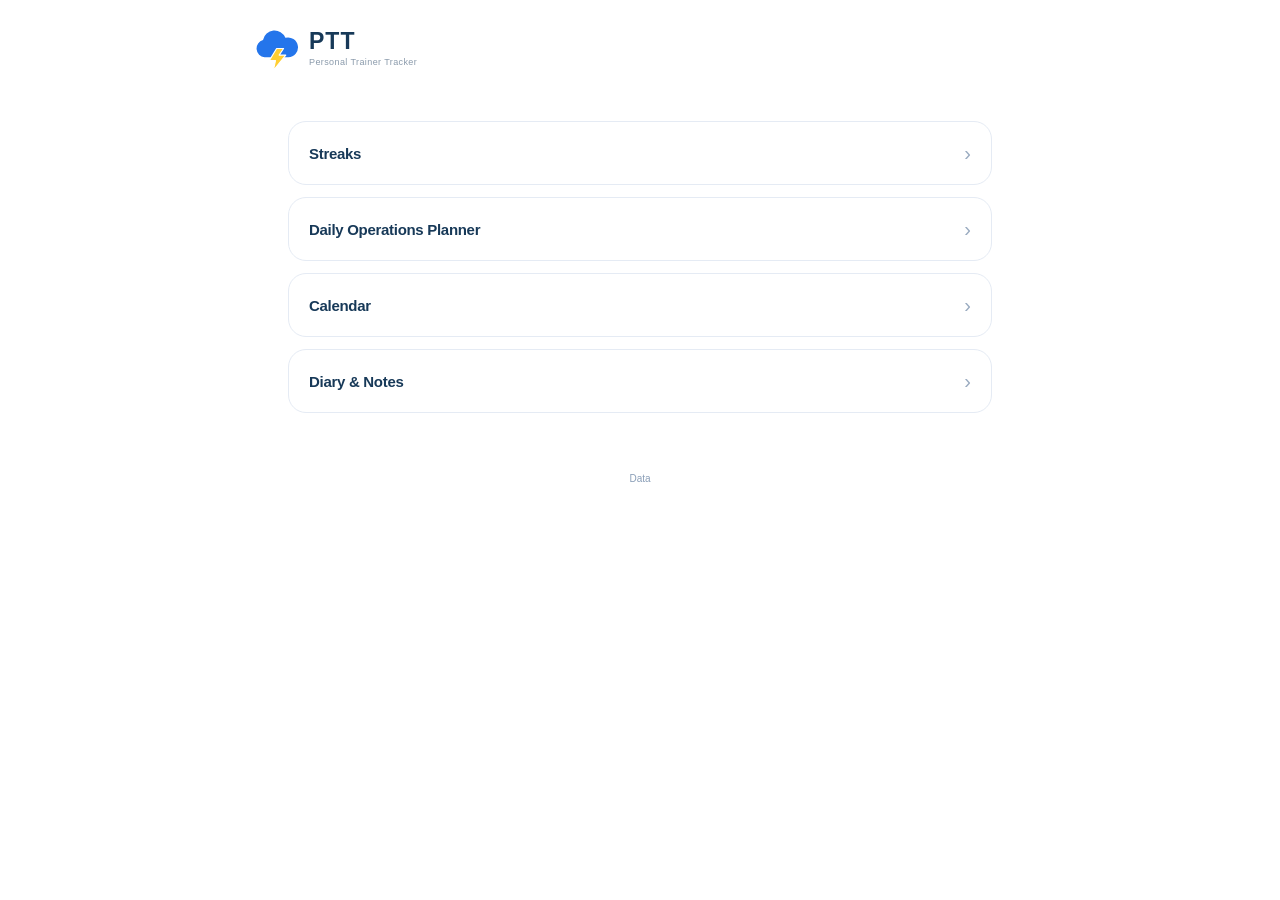
<file: ptt/index.html>
<!doctype html><html lang="en"><head><meta charset="utf-8"><meta name="viewport" content="width=device-width,initial-scale=1,viewport-fit=cover"><meta name="theme-color" content="#ffffff"><meta name="description" content="PTT — Personal Trainer Tracker."><title>Home · PTT</title><link rel="icon" href="./ptt-logo.svg" type="image/svg+xml"><link rel="stylesheet" href="./ptt.css?v=standalone-1"><meta name="apple-mobile-web-app-title" content="PTT"><meta name="apple-mobile-web-app-capable" content="yes"><meta name="apple-mobile-web-app-status-bar-style" content="default"><link rel="apple-touch-icon" sizes="180x180" type="image/png" href="/Snake-Game/ptt/apple-touch-icon-ptt-v2.png"><link rel="manifest" href="/Snake-Game/ptt/manifest.webmanifest?v=icon-2"></head><body data-page="home"><header class="ptt-top"><a class="ptt-brand" href="./"><img src="./ptt-logo.svg" alt="PTT blue cloud and yellow lightning bolt" width="44" height="44"><span><b>PTT</b><small>Personal Trainer Tracker</small></span></a><span class="top-date" id="top-date"></span></header><main id="tool-root"><p class="loading">Loading…</p></main><dialog id="tool-dialog"><form id="tool-form"><div class="dialog-heading"><span id="dialog-label"></span><button type="button" id="close-dialog" class="icon-button" aria-label="Close">×</button></div><div id="dialog-fields"></div><p id="dialog-error" role="alert"></p><button id="save-item" class="blue-button" type="submit">Save</button></form></dialog><div id="tool-toast" role="status"></div><script type="module" src="./ptt.js?v=standalone-1"></script><a class="data-link" href="./data.html">Data</a></body></html>
</file>
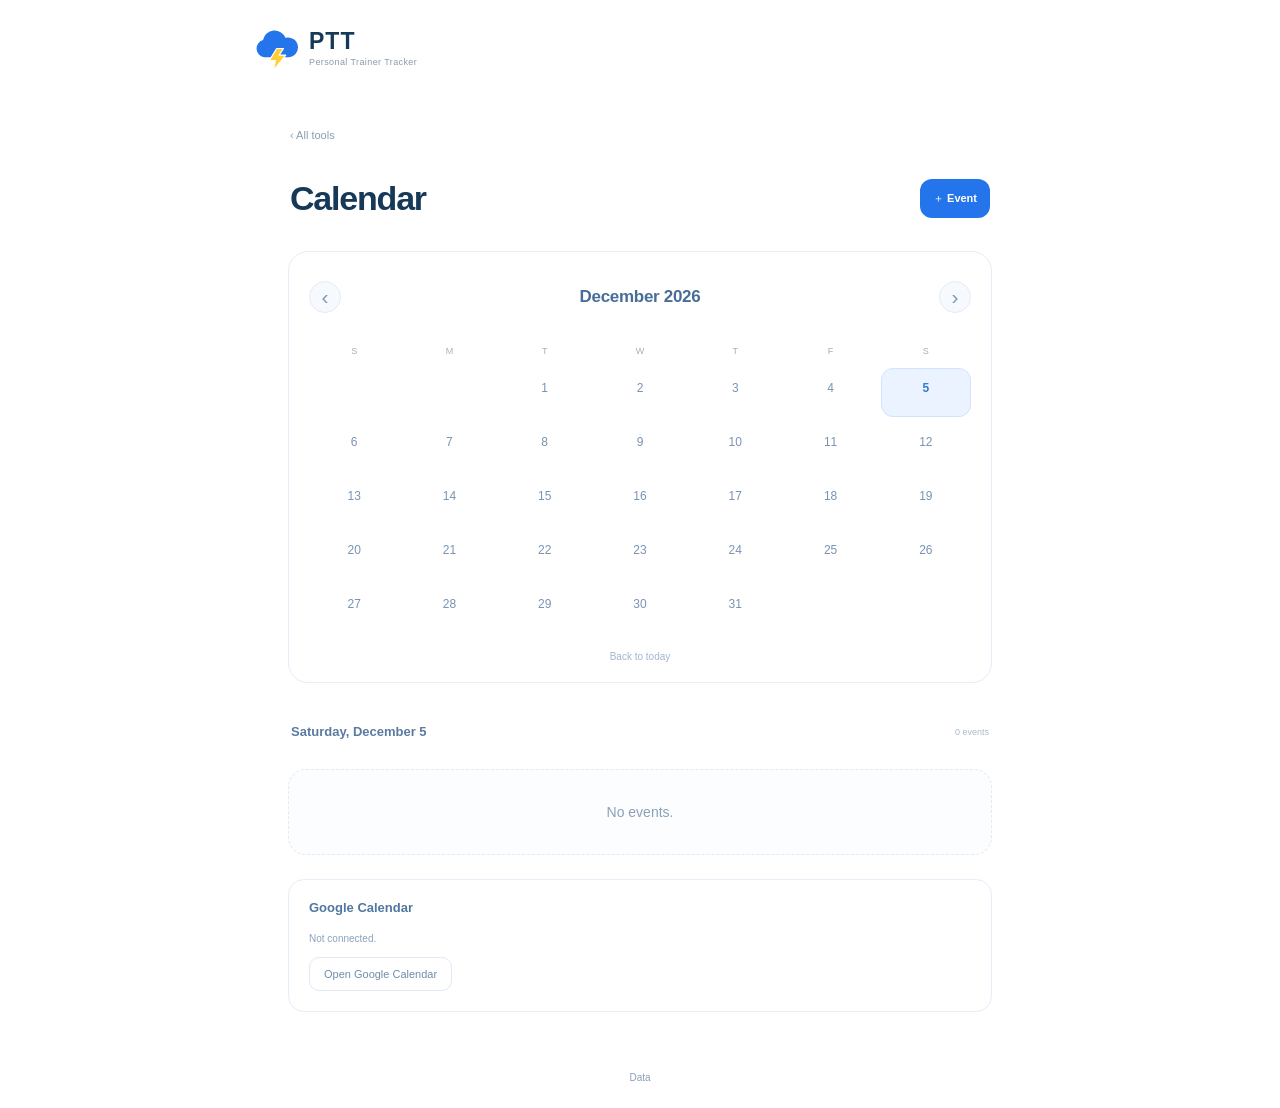
<file: ptt/calendar.html>
<!doctype html><html lang="en"><head><meta charset="utf-8"><meta name="viewport" content="width=device-width,initial-scale=1,viewport-fit=cover"><meta name="theme-color" content="#ffffff"><meta name="description" content="PTT — Personal Trainer Tracker."><title>Calendar · PTT</title><link rel="icon" href="./ptt-logo.svg" type="image/svg+xml"><link rel="stylesheet" href="./ptt.css?v=standalone-1"><meta name="apple-mobile-web-app-title" content="PTT"><meta name="apple-mobile-web-app-capable" content="yes"><meta name="apple-mobile-web-app-status-bar-style" content="default"><link rel="apple-touch-icon" sizes="180x180" type="image/png" href="/Snake-Game/ptt/apple-touch-icon-ptt-v2.png"><link rel="manifest" href="/Snake-Game/ptt/manifest.webmanifest?v=icon-2"></head><body data-page="calendar"><header class="ptt-top"><a class="ptt-brand" href="./"><img src="./ptt-logo.svg" alt="PTT blue cloud and yellow lightning bolt" width="44" height="44"><span><b>PTT</b><small>Personal Trainer Tracker</small></span></a><span class="top-date" id="top-date"></span></header><main id="tool-root"><p class="loading">Loading…</p></main><dialog id="tool-dialog"><form id="tool-form"><div class="dialog-heading"><span id="dialog-label"></span><button type="button" id="close-dialog" class="icon-button" aria-label="Close">×</button></div><div id="dialog-fields"></div><p id="dialog-error" role="alert"></p><button id="save-item" class="blue-button" type="submit">Save</button></form></dialog><div id="tool-toast" role="status"></div><script type="module" src="./ptt.js?v=standalone-1"></script><a class="data-link" href="./data.html">Data</a></body></html>
</file>
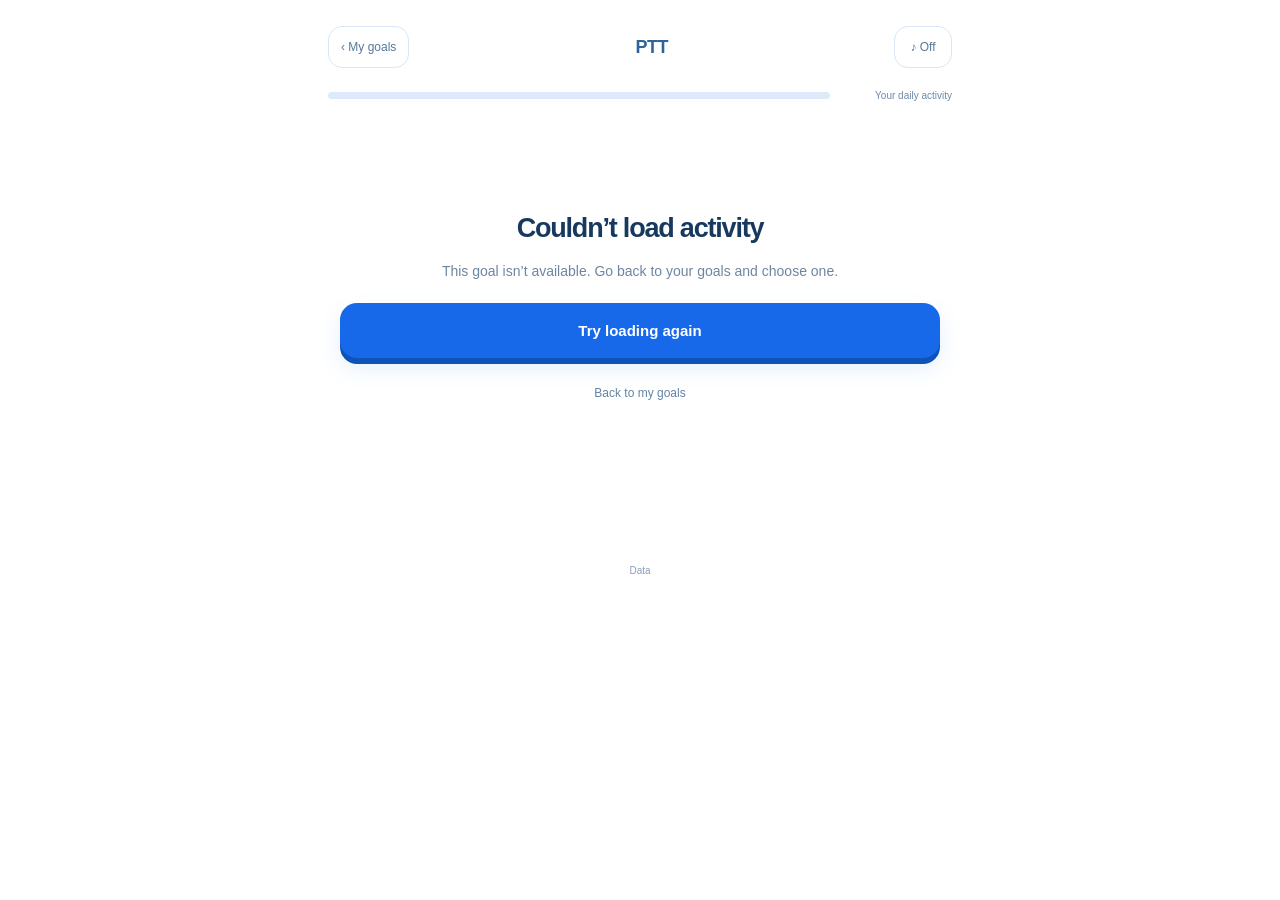
<file: ptt/check-in.html>
<!doctype html><html lang="en"><head><meta charset="utf-8"><meta name="viewport" content="width=device-width,initial-scale=1,viewport-fit=cover"><meta name="theme-color" content="#edf6ff"><title>Your day rewind · PTT</title><link rel="icon" href="./ptt-logo.svg" type="image/svg+xml"><link rel="stylesheet" href="./check-in.css?v=standalone-1"><meta name="apple-mobile-web-app-title" content="PTT"><meta name="apple-mobile-web-app-capable" content="yes"><meta name="apple-mobile-web-app-status-bar-style" content="default"><link rel="apple-touch-icon" sizes="180x180" type="image/png" href="/Snake-Game/ptt/apple-touch-icon-ptt-v2.png"><link rel="manifest" href="/Snake-Game/ptt/manifest.webmanifest?v=icon-2"></head><body><div class="activity-app"><header class="activity-top"><button id="exit-activity" class="quiet-button" aria-label="Leave activity and return to goals">‹ My goals</button><span class="activity-brand">PTT</span><button id="activity-sound" class="sound-button" aria-label="Turn activity sounds on" aria-pressed="false">♪ Off</button></header><nav class="journey-progress" aria-label="Activity progress"><span class="progress-track"><i id="journey-fill"></i></span><span id="journey-step">Your daily activity</span></nav><main id="activity-content" tabindex="-1"><section class="loading-screen"><div class="loading-orb"></div><h1>Loading…</h1><p>Not saved.</p></section></main><p id="activity-error" role="alert"></p></div><script type="module" src="./check-in.js?v=standalone-1"></script><a class="data-link" href="./data.html">Data</a></body></html>
</file>
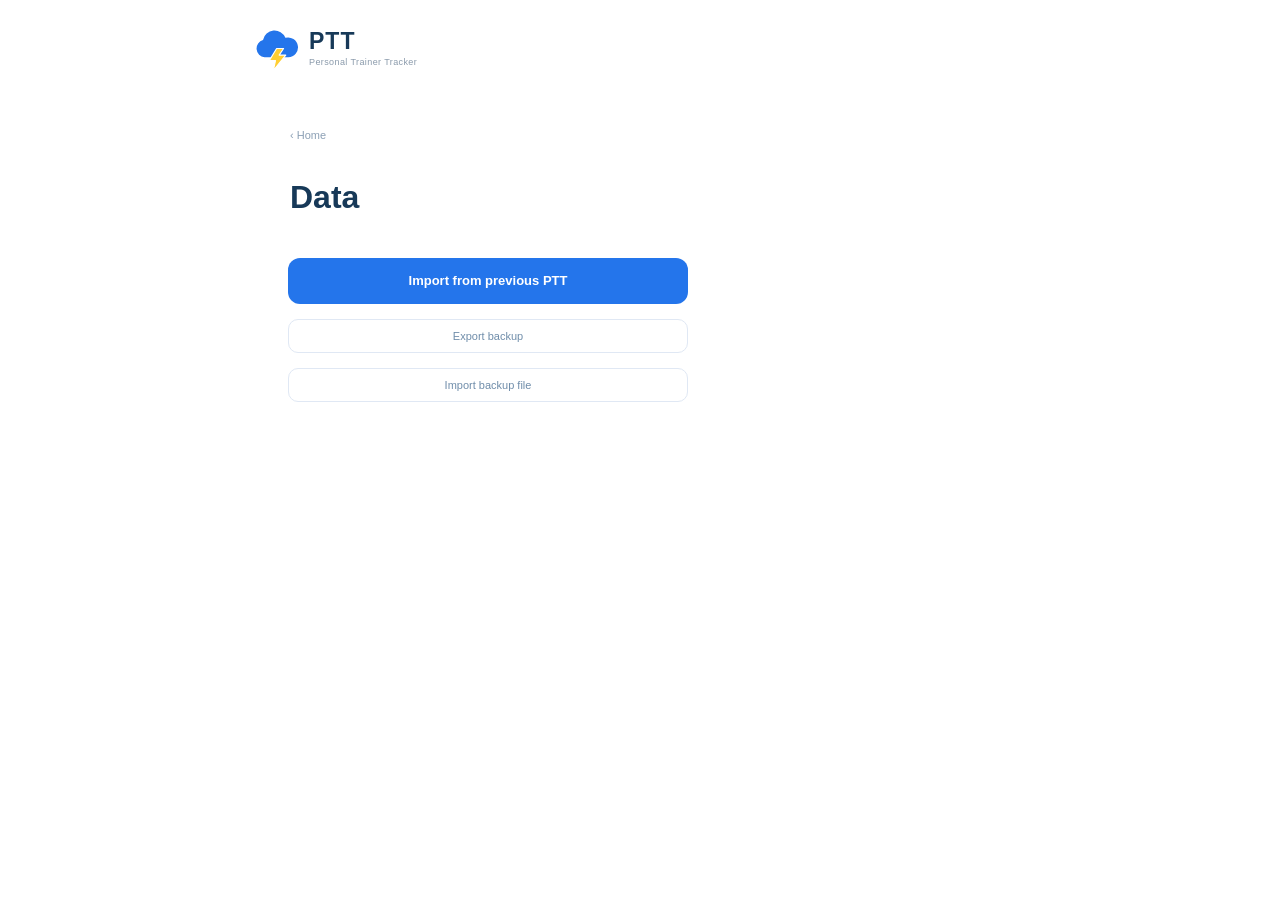
<file: ptt/data.html>
<!doctype html><html lang="en"><head><meta charset="utf-8"><meta name="viewport" content="width=device-width,initial-scale=1,viewport-fit=cover"><meta name="theme-color" content="#ffffff"><title>Data · PTT</title><link rel="icon" href="./ptt-logo.svg"><link rel="stylesheet" href="./ptt.css"><meta name="apple-mobile-web-app-title" content="PTT"><meta name="apple-mobile-web-app-capable" content="yes"><meta name="apple-mobile-web-app-status-bar-style" content="default"><link rel="apple-touch-icon" sizes="180x180" type="image/png" href="/Snake-Game/ptt/apple-touch-icon-ptt-v2.png"><link rel="manifest" href="/Snake-Game/ptt/manifest.webmanifest?v=icon-2"></head><body><header class="ptt-top"><a class="ptt-brand" href="./"><img src="./ptt-logo.svg" width="44" height="44" alt="PTT"><span><b>PTT</b><small>Personal Trainer Tracker</small></span></a></header><main><div class="tool-heading"><a class="back-home" href="./">‹ Home</a><h1>Data</h1></div><div class="data-controls"><button class="blue-button" id="transfer-old">Import from previous PTT</button><button class="quiet-button" id="export-data">Export backup</button><label class="quiet-button import-file">Import backup file<input type="file" id="import-file" accept="application/json,.json" hidden></label></div><div id="data-preview" class="data-preview" hidden></div><p id="data-message" role="status"></p></main><script type="module" src="./data.js"></script></body></html>
</file>
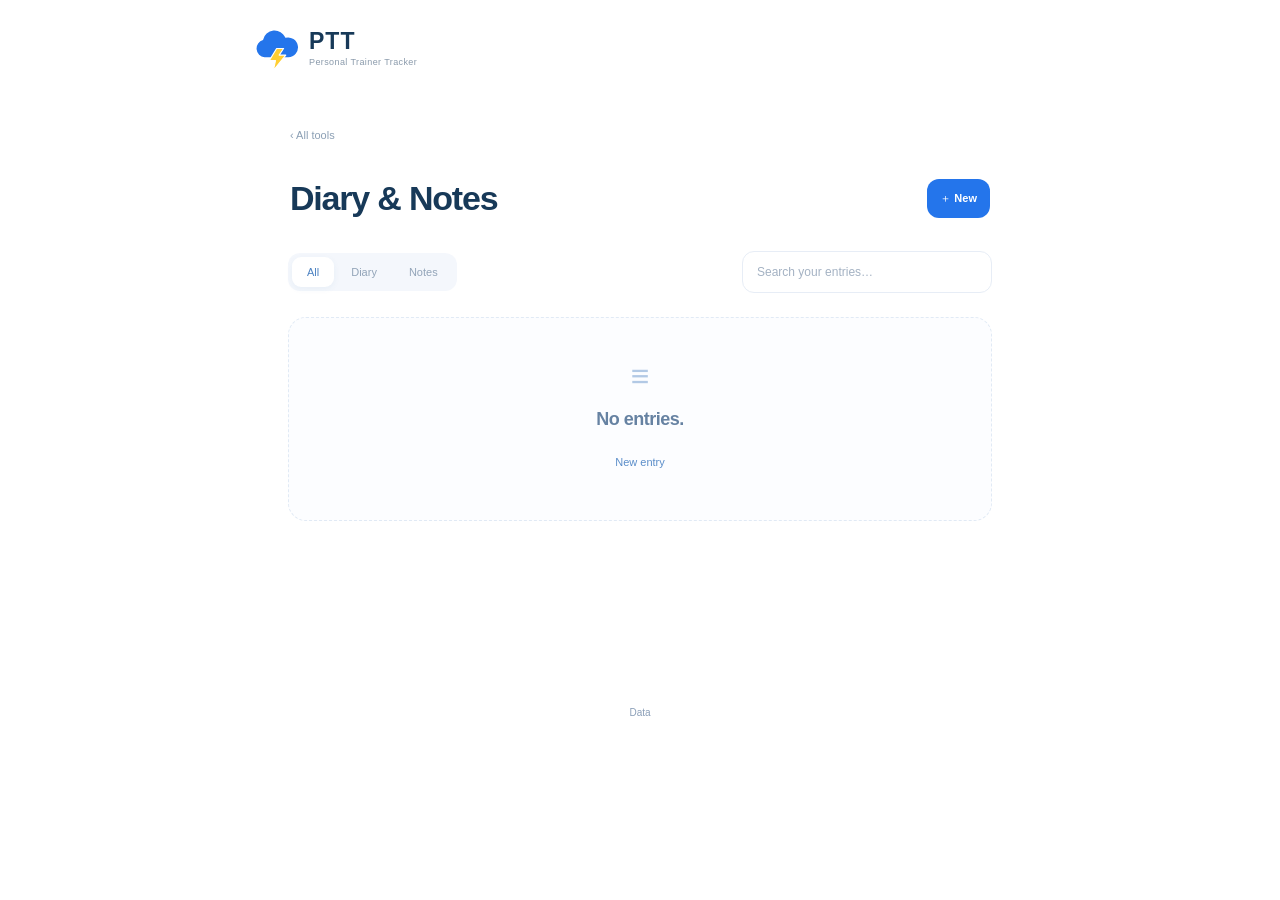
<file: ptt/notes.html>
<!doctype html><html lang="en"><head><meta charset="utf-8"><meta name="viewport" content="width=device-width,initial-scale=1,viewport-fit=cover"><meta name="theme-color" content="#ffffff"><meta name="description" content="PTT — Personal Trainer Tracker."><title>Diary & Notes · PTT</title><link rel="icon" href="./ptt-logo.svg" type="image/svg+xml"><link rel="stylesheet" href="./ptt.css?v=standalone-1"><meta name="apple-mobile-web-app-title" content="PTT"><meta name="apple-mobile-web-app-capable" content="yes"><meta name="apple-mobile-web-app-status-bar-style" content="default"><link rel="apple-touch-icon" sizes="180x180" type="image/png" href="/Snake-Game/ptt/apple-touch-icon-ptt-v2.png"><link rel="manifest" href="/Snake-Game/ptt/manifest.webmanifest?v=icon-2"></head><body data-page="notes"><header class="ptt-top"><a class="ptt-brand" href="./"><img src="./ptt-logo.svg" alt="PTT blue cloud and yellow lightning bolt" width="44" height="44"><span><b>PTT</b><small>Personal Trainer Tracker</small></span></a><span class="top-date" id="top-date"></span></header><main id="tool-root"><p class="loading">Loading…</p></main><dialog id="tool-dialog"><form id="tool-form"><div class="dialog-heading"><span id="dialog-label"></span><button type="button" id="close-dialog" class="icon-button" aria-label="Close">×</button></div><div id="dialog-fields"></div><p id="dialog-error" role="alert"></p><button id="save-item" class="blue-button" type="submit">Save</button></form></dialog><div id="tool-toast" role="status"></div><script type="module" src="./ptt.js?v=standalone-1"></script><a class="data-link" href="./data.html">Data</a></body></html>
</file>
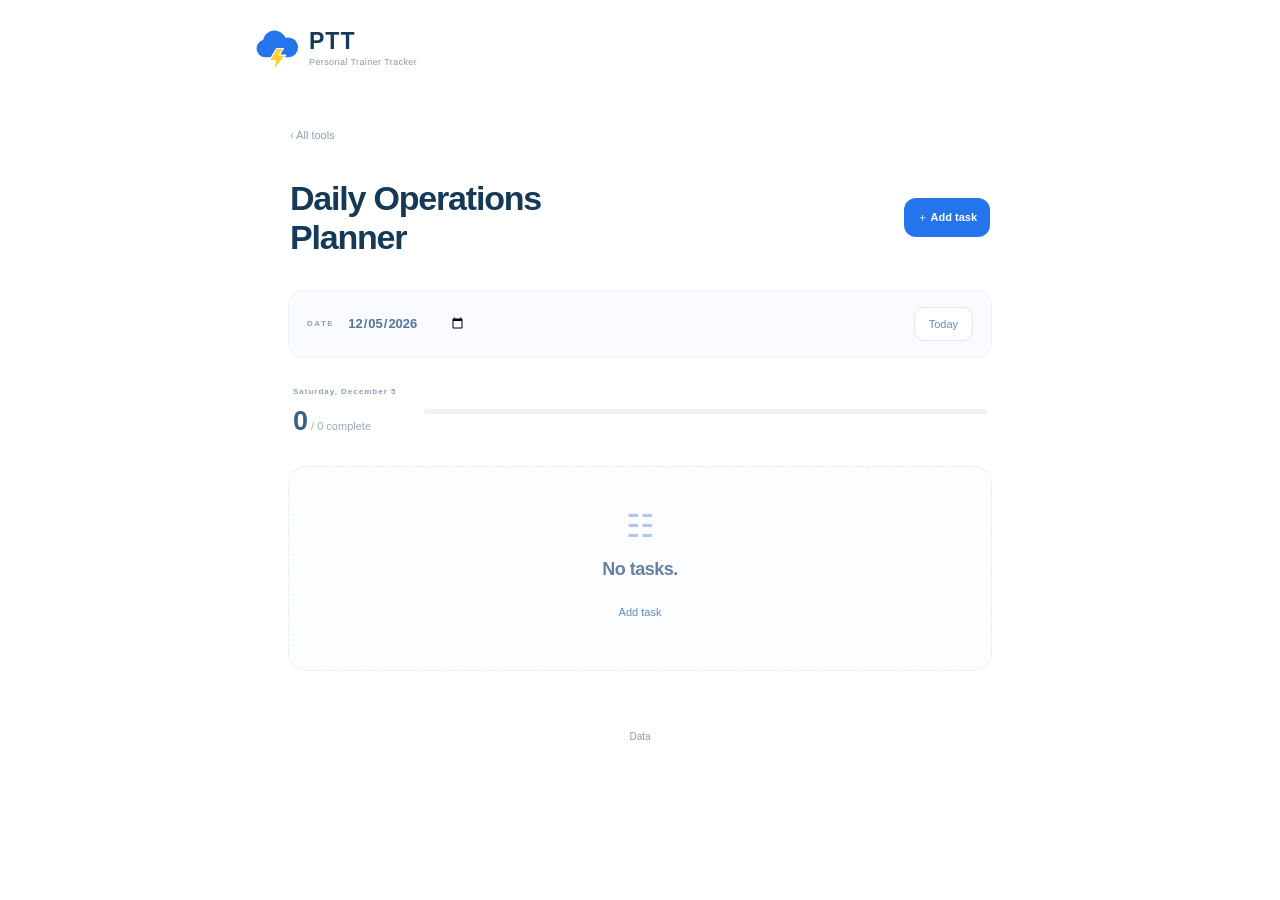
<file: ptt/planner.html>
<!doctype html><html lang="en"><head><meta charset="utf-8"><meta name="viewport" content="width=device-width,initial-scale=1,viewport-fit=cover"><meta name="theme-color" content="#ffffff"><meta name="description" content="PTT — Personal Trainer Tracker."><title>Daily Operations Planner · PTT</title><link rel="icon" href="./ptt-logo.svg" type="image/svg+xml"><link rel="stylesheet" href="./ptt.css?v=standalone-1"><meta name="apple-mobile-web-app-title" content="PTT"><meta name="apple-mobile-web-app-capable" content="yes"><meta name="apple-mobile-web-app-status-bar-style" content="default"><link rel="apple-touch-icon" sizes="180x180" type="image/png" href="/Snake-Game/ptt/apple-touch-icon-ptt-v2.png"><link rel="manifest" href="/Snake-Game/ptt/manifest.webmanifest?v=icon-2"></head><body data-page="planner"><header class="ptt-top"><a class="ptt-brand" href="./"><img src="./ptt-logo.svg" alt="PTT blue cloud and yellow lightning bolt" width="44" height="44"><span><b>PTT</b><small>Personal Trainer Tracker</small></span></a><span class="top-date" id="top-date"></span></header><main id="tool-root"><p class="loading">Loading…</p></main><dialog id="tool-dialog"><form id="tool-form"><div class="dialog-heading"><span id="dialog-label"></span><button type="button" id="close-dialog" class="icon-button" aria-label="Close">×</button></div><div id="dialog-fields"></div><p id="dialog-error" role="alert"></p><button id="save-item" class="blue-button" type="submit">Save</button></form></dialog><div id="tool-toast" role="status"></div><script type="module" src="./ptt.js?v=standalone-1"></script><a class="data-link" href="./data.html">Data</a></body></html>
</file>
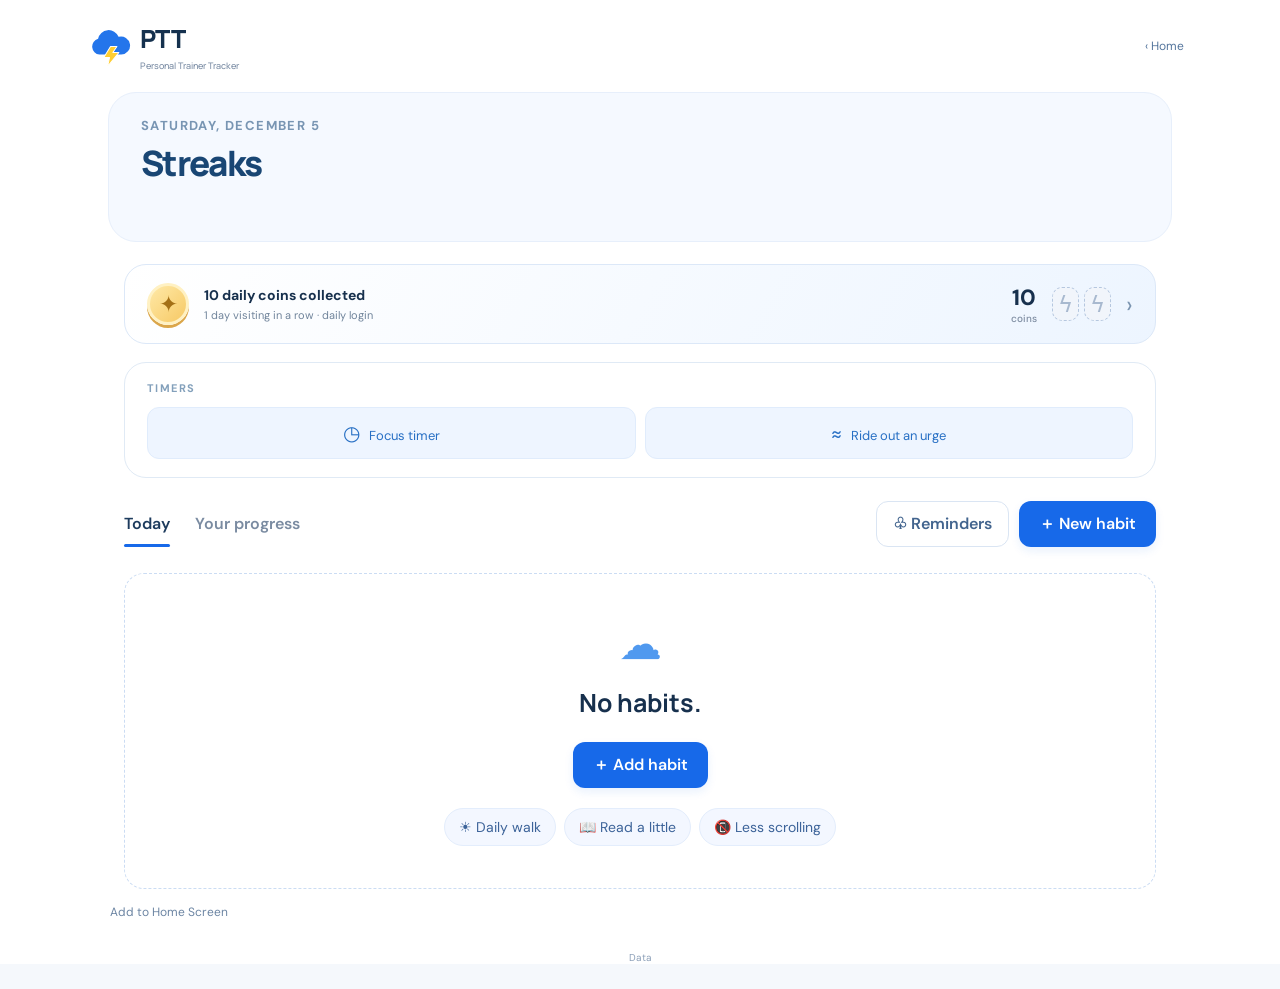
<file: ptt/streaks.html>
<!doctype html><html lang="en"><head><meta charset="utf-8"><meta name="viewport" content="width=device-width,initial-scale=1,viewport-fit=cover"><meta name="theme-color" content="#1769e9"><meta name="description" content="PTT Streaks."><title>Streaks · PTT</title><link rel="icon" href="./ptt-logo.svg" type="image/svg+xml"><link rel="stylesheet" href="./style.css?v=standalone-1"><link rel="stylesheet" href="./ptt-streaks.css?v=standalone-1"><meta name="apple-mobile-web-app-title" content="PTT"><meta name="apple-mobile-web-app-capable" content="yes"><meta name="apple-mobile-web-app-status-bar-style" content="default"><link rel="apple-touch-icon" sizes="180x180" type="image/png" href="/Snake-Game/ptt/apple-touch-icon-ptt-v2.png"><link rel="manifest" href="/Snake-Game/ptt/manifest.webmanifest?v=icon-2"></head><body>
<header class="topbar"><a href="./" class="brand"><img src="./ptt-logo.svg" alt="PTT blue cloud and yellow lightning bolt" width="44" height="44"><span>PTT <small>Personal Trainer Tracker</small></span></a><a class="home-return" href="./">‹ Home</a><button class="icon-btn" id="help" aria-label="How to use PTT Streaks">?</button></header>
<main><section class="sky"><div class="sky-copy"><div class="eyebrow" id="today-date"></div><h1>Streaks</h1></div><div class="sky-bottom"><span id="sky-message"></span></div></section>
<div class="workspace"><section id="daily-rewards" aria-label="Daily rewards and streak charges"></section><section id="companion-zone" aria-label="Your focus timers"></section><div class="toolbar"><nav aria-label="Views"><button class="tab active" data-view="today">Today</button><button class="tab" data-view="progress">Your progress</button></nav><div class="toolbar-buttons"><button class="reminders-btn" id="notifications" aria-label="Notification reminders">♧ <span>Reminders</span></button><button class="primary" id="add">＋ <span>New habit</span></button></div></div>
<div id="error" role="alert" hidden></div><div id="content"><div class="loading">Loading…</div></div>
</div></main>
<footer><button id="phone-help">Add to Home Screen</button></footer>
<dialog id="modal"><form id="modal-form"><div class="modal-top"><span id="modal-kicker">NEW HABIT</span><button type="button" class="icon-btn" id="close" aria-label="Close dialog">×</button></div><div id="modal-body"></div><p id="form-error" role="alert"></p><button class="primary full" type="submit" id="save">Create habit</button></form></dialog><div id="toast" role="status"></div><script type="module" src="./app.js?v=standalone-1"></script><a class="data-link" href="./data.html">Data</a></body></html>
</file>
<file: ptt/ptt.css>
:root{font-family:-apple-system,BlinkMacSystemFont,'Segoe UI',sans-serif;color:#173958;background:#fff;font-synthesis:none;--blue:#2475eb;--muted:#8192a6;--border:#e8edf4}*{box-sizing:border-box}body{margin:0;background:#fff;min-height:100dvh}button,input,select,textarea{font:inherit}button,a{-webkit-tap-highlight-color:transparent}button{cursor:pointer;touch-action:manipulation}a{color:inherit}button:disabled{cursor:default;opacity:.6}button:focus-visible,a:focus-visible,input:focus-visible,select:focus-visible,textarea:focus-visible{outline:3px solid #8dbaf6;outline-offset:4px}button[hidden],[hidden]{display:none!important}.ptt-top{display:flex;align-items:center;justify-content:space-between;max-width:840px;padding:25px 32px;margin:auto}.ptt-brand{display:flex;align-items:center;gap:10px;text-decoration:none}.ptt-brand img{width:47px;height:47px}.ptt-brand>span{display:flex;flex-direction:column;gap:4px}.ptt-brand b{font-size:23px;line-height:1;letter-spacing:1px;font-weight:850}.ptt-brand small{font-size:9px;letter-spacing:.4px;color:#8a9aab}.top-date{font-size:11px;color:#8b9aad}main{max-width:760px;padding:20px 28px 35px;margin:auto;min-height:65vh}.home-intro{padding:44px 2px 44px}.eyebrow{font-size:9px;letter-spacing:2px;font-weight:700;color:#8aa0b7}.home-intro h1{font-size:clamp(36px,6vw,49px);line-height:1.12;letter-spacing:-1.8px;font-weight:780;margin:18px 0 17px;color:#1d426a}.home-intro p{font-size:13px;color:#8a9aab;line-height:1.7}.list-heading{display:flex;justify-content:space-between;font-size:9px;letter-spacing:1.8px;color:#97a6b6;font-weight:700;margin:0 2px 16px}.app-list{display:flex;flex-direction:column;gap:12px}.app-row{display:flex;align-items:center;gap:18px;min-height:89px;border:1px solid #e5ebf4;border-radius:18px;text-decoration:none;padding:18px 21px;transition:background .2s,border-color .2s,transform .2s;background:#fff}.app-row:hover{border-color:#b9d1f4;background:#fbfdff;transform:translateX(3px)}.app-icon{display:grid;place-items:center;width:43px;height:43px;flex-shrink:0;border-radius:13px;color:#4182d8;background:#edf4ff;font-size:24px}.icon-streaks{font-size:31px;color:#e7af1d;background:#fff9e7}.icon-planner{font-size:24px}.icon-calendar{color:#518dba;background:#eef7fc}.icon-notes{color:#6f81b5;background:#f2f3fc}.app-copy{display:flex;flex-direction:column;gap:7px;min-width:0;flex:1}.app-copy strong{font-size:16px;font-weight:650;letter-spacing:-.3px}.app-copy small{font-size:11px;color:#99a7b7;line-height:1.4}.app-arrow{color:#9aabc0;font-size:20px;font-weight:300}.home-note{display:flex;align-items:center;gap:12px;padding:30px 2px 0}.note-line{display:block;width:23px;height:2px;background:#ffcf43}.home-note p{font-size:10px;color:#a3afbd;line-height:1.6}.ptt-footer{display:flex;align-items:center;justify-content:center;gap:7px;font-size:9px;color:#acb7c4;padding:18px 12px max(28px,env(safe-area-inset-bottom));max-width:760px;margin:auto}.ptt-footer img{opacity:.7}.tool-heading{padding:8px 2px 25px}.back-home{display:inline-block;text-decoration:none;color:#8b9fb4;font-size:11px;padding:4px 0;margin-bottom:28px}.tool-heading>.eyebrow{display:block}.heading-line{display:flex;align-items:center;gap:15px;justify-content:space-between}.heading-line h1{font-size:34px;letter-spacing:-1.2px;line-height:1.14;margin:13px 0}.tool-heading p{font-size:12px;color:#8e9eb0;line-height:1.7;margin:8px 0}.blue-button{display:block;border:0;border-radius:12px;background:#2475eb;color:#fff;font-weight:650;font-size:13px;padding:15px 20px;min-height:46px;text-decoration:none;text-align:center}.compact{font-size:11px;padding:11px 13px;min-height:39px;flex-shrink:0}.quiet-button{border:1px solid #e0e8f4;color:#6f8daa;background:#fff;border-radius:10px;padding:10px 14px;font-size:11px}.icon-button{display:grid;place-items:center;min-width:32px;min-height:32px;background:#f6f9fd;border:1px solid #e5ecf5;color:#8198b0;border-radius:50%;font-size:21px;line-height:1}.text-button{border:0;background:transparent;color:#5a8dc9;font-size:11px;padding:12px 0}.day-picker{display:flex;justify-content:space-between;align-items:center;padding:16px 18px;background:#f9fbfe;border:1px solid #edf1f8;border-radius:15px}.day-picker label{display:flex;align-items:center;gap:12px;font-size:8px;letter-spacing:1.5px;color:#8fa2ba;font-weight:700}.day-picker input{border:0;background:transparent;color:#54779c;font-size:13px;min-width:120px;letter-spacing:0}.day-summary{display:flex;align-items:center;gap:28px;padding:29px 5px}.day-summary>div:first-child{flex-shrink:0}.day-summary .eyebrow{letter-spacing:1px;font-size:8px;display:block;margin-bottom:10px}.day-summary strong{font-size:27px;font-weight:750;color:#37628c}.day-summary strong small{font-size:11px;font-weight:400;color:#9aabba}.task-progress{height:5px;flex:1;background:#edf2f9;border-radius:10px;overflow:hidden;min-width:35px}.task-progress i{display:block;height:100%;background:#83b0ee;border-radius:10px;transition:width .2s}.task-list{display:flex;flex-direction:column;gap:9px}.task-row{display:flex;align-items:center;gap:13px;border:1px solid #e9eef6;border-radius:14px;min-height:77px;padding:16px}.task-check{display:grid;place-items:center;border:1px solid #d5e2f2;background:#fff;color:#5b99df;width:23px;height:23px;border-radius:8px;flex-shrink:0;padding:0;font-size:13px}.task-content{display:flex;flex-direction:column;gap:7px;text-align:left;background:none;border:0;padding:0;flex:1;min-width:0}.task-content strong{font-size:13px;color:#416489;font-weight:600;line-height:1.5;overflow-wrap:anywhere}.task-content small{font-size:10px;color:#9bacc0}.task-row.is-done .task-content strong{text-decoration:line-through;color:#a3b0bf}.task-row.is-done .task-check{background:#edf6ff;border-color:#a7c9f0}.priority-dot{display:block;width:5px;height:5px;background:#b7c7d9;border-radius:50%}.priority-dot.high{background:#e9ba57}.priority-dot.low{background:#adcdbb}.empty-panel{padding:40px 22px;border:1px dashed #e1eaf5;border-radius:18px;text-align:center;background:#fcfdff}.empty-panel>span{font-size:32px;color:#b2c9e5}.empty-panel h2{font-size:18px;letter-spacing:-.5px;color:#6682a2;font-weight:600;margin:14px 0}.empty-panel p{font-size:12px;color:#a0aebe;line-height:1.8;margin:10px auto;max-width:280px}.empty-panel.small{padding:20px}.empty-panel.small h3{font-size:14px;font-weight:500;color:#8aa0b8}.error-panel{border:1px solid #eedcd5;border-radius:14px;padding:25px;color:#aa7564;font-size:13px;line-height:1.7}.error-panel .blue-button{margin-top:16px}.note-controls{display:flex;gap:12px;justify-content:space-between;align-items:center;flex-wrap:wrap;margin-bottom:24px}.filter-tabs{display:flex;padding:4px;background:#f4f7fc;border-radius:12px;gap:2px}.filter-tabs button{padding:9px 15px;font-size:11px;border:0;background:none;color:#92a4b8;border-radius:9px}.filter-tabs button.selected{background:#fff;color:#4c82c2;box-shadow:0 2px 6px #366da210}.search-input{min-width:130px;max-width:250px;flex:1;border:1px solid #e7edf6;background:white;border-radius:12px;padding:12px 14px;min-height:42px;font-size:12px;color:#54789d}.search-input::placeholder{color:#a4b2c3}.entry-list{display:grid;grid-template-columns:1fr 1fr;gap:14px}.entry-list>.empty-panel{grid-column:1/-1}.entry-card{position:relative;text-align:left;padding:22px;border:1px solid #e6edf7;border-radius:18px;background:white;min-height:175px;transition:border-color .2s}.entry-card:hover{border-color:#b8d2f3}.entry-card>div{display:flex;justify-content:space-between;gap:12px;align-items:center}.entry-type{font-size:8px;letter-spacing:1.5px;color:#7899be}.entry-card time{font-size:9px;color:#a8b5c4}.entry-card h2{font-size:17px;letter-spacing:-.4px;line-height:1.4;color:#43688f;font-weight:650;margin:20px 0 10px;overflow-wrap:anywhere}.entry-card p{font-size:11px;line-height:1.8;color:#9caec1;margin:0 0 15px;white-space:pre-line;overflow-wrap:anywhere}.entry-arrow{position:absolute;bottom:15px;right:20px;font-size:17px;color:#b6c8dd}.calendar-panel{border:1px solid #e6edf6;border-radius:20px;padding:21px 20px 8px}.month-heading{display:flex;align-items:center;justify-content:space-between;margin-bottom:25px}.month-heading h2{font-size:17px;letter-spacing:-.3px;font-weight:650;color:#476e98}.calendar-weekdays,.calendar-grid{display:grid;grid-template-columns:repeat(7,minmax(0,1fr));gap:5px}.calendar-weekdays span{font-size:9px;text-align:center;color:#a0afc0;padding:0 0 12px}.calendar-day{display:flex;flex-direction:column;align-items:center;justify-content:center;gap:5px;min-height:49px;border:1px solid transparent;border-radius:12px;background:white;color:#7993b1;font-size:12px}.calendar-day.today{border-color:#c5daf5;color:#4481ca}.calendar-day.selected{background:#eaf3ff;color:#347cd6;border-color:#d0e4ff;font-weight:700}.calendar-day i{width:3px;height:3px;border-radius:50%;background:transparent}.calendar-day i.has-events{background:#719fde}.calendar-today{display:block;margin:6px auto 0;font-size:10px;color:#a2b6ce}.agenda-title{display:flex;justify-content:space-between;align-items:center;margin:28px 3px 17px;gap:15px}.agenda-title h2{font-size:13px;font-weight:650;color:#5a7ba0;line-height:1.5}.agenda-title>span{font-size:9px;color:#a9b9cb;white-space:nowrap}.agenda{display:flex;flex-direction:column;gap:12px}.event-card{border:1px solid #e5edf7;border-radius:16px;overflow:hidden;background:white}.event-main{display:flex;flex-direction:column;gap:9px;text-align:left;border:0;background:white;width:100%;padding:20px}.event-time{font-size:10px;color:#78a1ce}.event-main strong{font-size:15px;font-weight:600;color:#3f6996;overflow-wrap:anywhere}.event-main small{font-size:11px;color:#9aabc0}.event-links{display:flex;gap:18px;flex-wrap:wrap;padding:13px 20px;border-top:1px solid #edf3fb}.event-links a,.event-links button{font-size:9px;color:#7b9ec6;text-decoration:none;border:0;background:none;padding:0}.calendar-connect{display:flex;gap:13px;padding:21px 17px;background:#fafcfe;border:1px solid #eaf0f7;border-radius:16px;margin-top:25px}.connect-icon{width:29px;height:29px;display:grid;place-items:center;border:1px solid #e3ebf6;background:white;border-radius:9px;flex-shrink:0;font-weight:700;font-size:14px;color:#829ab4}.calendar-connect strong{font-size:11px;color:#708ba9;font-weight:600}.calendar-connect p{font-size:10px;line-height:1.8;color:#a0b0c3;margin:8px 0}.calendar-connect a{font-size:10px;text-decoration:none;color:#79a0ce}dialog{width:min(520px,calc(100% - 30px));border:1px solid #e7eef7;border-radius:22px;padding:27px;max-height:90dvh;overflow-y:auto;color:#2f5883;box-shadow:0 25px 80px #173f6420}dialog::backdrop{background:#23436344;backdrop-filter:blur(5px)}.dialog-heading{display:flex;justify-content:space-between;align-items:center;margin-bottom:24px}.dialog-heading>span{font-size:8px;letter-spacing:2px;color:#91a7bf}dialog h2{font-size:25px;letter-spacing:-.8px;line-height:1.2;color:#315d89;margin:0 0 26px}.field{display:block;font-size:11px;line-height:1.6;font-weight:600;color:#7290ae;margin:17px 0}.field input,.field select,.field textarea{display:block;width:100%;border:1px solid #dfe8f4;border-radius:11px;min-height:46px;background:white;padding:12px;color:#416c99;font-size:16px;margin-top:7px;max-width:100%}.field input::placeholder,.field textarea::placeholder{color:#a6b7ca;font-size:12px}.field textarea{min-height:100px;resize:vertical;line-height:1.7}.field textarea.journal-body{min-height:230px;font-size:15px}.field-pair{display:grid;grid-template-columns:1fr 1fr;gap:14px;min-width:0}.field-pair .field{min-width:0}.field-pair input{min-width:0}.delete-button{border:0;background:none;color:#bb8a7e;font-size:10px;padding:12px 0;margin:8px 0}.editor-note{font-size:10px;line-height:1.6;color:#a2b2c4;margin:10px 0 20px}#dialog-error{font-size:11px;line-height:1.7;color:#b17665;margin:12px 0}#save-item{width:100%;margin-top:15px}.loading{font-size:12px;color:#95a9c0;padding:50px 0}#tool-toast{position:fixed;left:50%;bottom:max(28px,env(safe-area-inset-bottom));transform:translate(-50%,15px);padding:13px 18px;background:#234e78;color:#fff;border-radius:13px;font-size:11px;opacity:0;pointer-events:none;transition:opacity .2s,transform .2s;max-width:85%;text-align:center;z-index:100}#tool-toast.show{opacity:1;transform:translate(-50%,0)}@media(max-width:600px){.ptt-top{padding:21px 24px}.ptt-brand img{width:43px;height:43px}.ptt-brand b{font-size:21px}.ptt-brand small{font-size:8px}main{padding:10px 24px 20px}.home-intro{padding:34px 1px 34px}.home-intro h1{font-size:38px}.home-intro p{font-size:12px}.app-row{min-height:83px;padding:16px 15px;gap:13px;border-radius:15px}.app-icon{width:37px;height:37px;border-radius:11px;font-size:22px}.icon-streaks{font-size:29px}.app-copy strong{font-size:14px;letter-spacing:-.35px}.app-copy small{font-size:10px}.app-arrow{font-size:18px}.list-heading{margin-bottom:13px}.app-list{gap:10px}.home-note{padding-top:25px}.tool-heading{padding-top:0}.heading-line h1{font-size:29px}.heading-line .compact{font-size:10px;padding:10px;min-height:35px}.back-home{margin-bottom:25px}.entry-list{grid-template-columns:1fr}.entry-card{min-height:150px;padding:20px}.day-picker{padding:14px}.day-picker label{gap:8px;font-size:7px}.day-summary{padding:25px 4px;gap:18px}.day-summary .eyebrow{font-size:7px;letter-spacing:.6px}.day-summary strong{font-size:24px}.day-summary strong small{font-size:10px}.calendar-panel{padding:18px 12px 6px}.calendar-grid,.calendar-weekdays{gap:2px}.calendar-day{min-height:44px;font-size:11px}.note-controls{gap:12px}.search-input{max-width:none;flex-basis:100%}dialog{padding:24px 20px}.field-pair{gap:10px}.app-copy strong{line-height:1.35}}@media(prefers-reduced-motion:reduce){*{transition:none!important;animation:none!important}}
body[data-page="home"] main{padding-top:24px;min-height:0}body[data-page="home"] .app-row{min-height:64px;padding:17px 20px}body[data-page="home"] .app-copy strong{font-size:15px}.tool-heading .heading-line{margin-top:8px}.tool-heading{padding-bottom:20px}.tool-heading .back-home{margin-bottom:13px}
.google-panel{margin-top:24px;border:1px solid #e5edf7;border-radius:16px;padding:20px}.google-heading{display:flex;align-items:center;justify-content:space-between;gap:12px;margin-bottom:16px}.google-heading strong{font-size:13px;color:#52779f}.google-panel .blue-button{font-size:12px}.google-calendar-label{display:block;font-size:10px;color:#8a9fb5}.google-calendar-label select{display:block;width:100%;font-size:14px;color:#567ca5;background:#fff;border:1px solid #dfebf7;border-radius:10px;padding:12px;margin:8px 0}.google-actions{display:flex;align-items:center;gap:15px}.google-status{font-size:10px;color:#8ca2bb;line-height:1.6}.google-error{font-size:11px;color:#b17b6b;line-height:1.7}.google-panel>small{display:block;margin-top:12px}.google-empty{font-size:11px;color:#9cb0c6;padding:10px 3px}.google-agenda{margin-top:20px}.google-event{margin-bottom:10px;border-left:3px solid #94b9ec}
.guest-access-link{font-size:10px;line-height:1.4;text-decoration:none;color:#718eaf;border:1px solid #e0e9f5;background:#fff;border-radius:10px;padding:9px 10px;white-space:nowrap}.ptt-top .top-date{display:none}.ptt-top{gap:12px}
.data-link{display:block;width:max-content;margin:25px auto;font-size:10px;text-decoration:none;color:#8b9fb8}.data-controls{display:flex;flex-direction:column;align-items:stretch;gap:15px;max-width:400px}.import-file{text-align:center;cursor:pointer}.data-preview{margin-top:25px;padding:20px;border:1px solid #e3edf8;border-radius:15px}.data-preview p,#data-message{font-size:12px;line-height:1.7;color:#7d97b1}.google-panel a.quiet-button{display:inline-block;text-decoration:none}
</file>
<file: ptt/check-in.css>
:root{font-family:-apple-system,BlinkMacSystemFont,'Segoe UI',sans-serif;color:#193d62;background:#f0f7ff;font-synthesis:none}*{box-sizing:border-box}body{margin:0;background:radial-gradient(ellipse at 80% 5%,#fff 0,transparent 45%),linear-gradient(#edf6ff,#f7fbff);min-height:100dvh}button,input{font:inherit}button{cursor:pointer;-webkit-tap-highlight-color:transparent;touch-action:manipulation}button:focus-visible,input:focus-visible{outline:3px solid #67a7f7;outline-offset:4px}button:disabled{cursor:default}button[hidden]{display:none!important}.activity-app{max-width:720px;margin:auto;padding:env(safe-area-inset-top) max(18px,env(safe-area-inset-right)) max(22px,env(safe-area-inset-bottom)) max(18px,env(safe-area-inset-left))}.activity-top{display:flex;justify-content:space-between;align-items:center;padding:18px 0 20px;gap:12px}.quiet-button,.sound-button{border:1px solid #d9e6f6;background:#ffffffa8;color:#55779c;border-radius:14px;padding:10px 12px;font-size:12px;min-height:42px}.activity-brand{font-size:14px;font-weight:800;letter-spacing:-.5px;color:#2f649a}.sound-button{min-width:58px}.journey-progress{display:flex;align-items:center;gap:12px;margin:2px 0 20px}.progress-track{display:block;flex:1;height:7px;background:#ddeaf9;border-radius:20px;overflow:hidden}.progress-track i{display:block;height:100%;width:0;background:linear-gradient(90deg,#59a9f5,#2576e4);border-radius:20px;transition:width .45s}.journey-progress>span:last-child{font-size:10px;color:#6d89a8;min-width:110px;text-align:right}#activity-content{outline:none}section{animation:screen-in .4s ease both}h1{font-size:clamp(28px,5vw,39px);letter-spacing:-1.2px;line-height:1.13;margin:12px 0 16px;color:#17395f}p{font-size:14px;line-height:1.7;color:#6d86a0;margin:10px 0 20px}.eyebrow{display:block;font-size:10px;letter-spacing:2.2px;color:#6089b3;font-weight:700}.goal-name{font-size:15px;color:#366896;font-weight:700;line-height:1.5;margin:12px 0;overflow-wrap:anywhere}.primary-button{display:flex;align-items:center;justify-content:center;gap:12px;width:100%;min-height:55px;padding:16px 18px;border:0;border-radius:17px;background:#1769e9;color:white;box-shadow:0 6px 0 #0e53b8,0 10px 22px #2d7cdb20;font-weight:750;font-size:15px;margin:18px 0 14px;transition:transform .15s,background .2s}.primary-button:active:not(:disabled){transform:translateY(3px);box-shadow:0 3px 0 #0e53b8}.primary-button:disabled{background:#dbe8f7;color:#91a7c1;box-shadow:0 4px 0 #cad9ed}.primary-button span{margin-left:auto}.small-note{font-size:11px;line-height:1.6;text-align:center;color:#8aa0b8;margin:16px 0}.text-button{display:block;min-height:42px;padding:12px 4px;border:0;background:none;color:#6383a5;text-align:center;font-size:12px;margin:4px auto}.activity-footnote{text-align:center;font-size:10px;color:#91a6bc;margin:28px 0 5px}#activity-error,#save-error{color:#ac5e4c;font-size:13px;line-height:1.7;text-align:center}.intro-scene{height:265px;position:relative;overflow:hidden;border-radius:30px;background:linear-gradient(#3591d833,#b3e9fc11),url('./sky.webp') center 35%/cover;box-shadow:inset 0 0 25px #eafaff88,0 14px 30px #297ab01a;margin-bottom:26px}.intro-squid{position:absolute;left:50%;top:38%;transform:translate(-50%,-50%);animation:intro-swim 4s ease-in-out infinite}.activity-squid{display:block;background-image:url('./squid-stages.png');background-repeat:no-repeat;filter:drop-shadow(0 8px 8px #0c558222)}.intro-pearl{position:absolute;display:grid;place-items:center;width:38px;height:38px;border-radius:50%;background:radial-gradient(circle at 30% 20%,white,#d5f3ff 58%,#8ec7f3);box-shadow:0 0 25px #dbffffaa;color:#478fc7;font-size:19px;animation:pearl-drift 5s ease-in-out infinite}.pearl-a{left:18%;top:40%}.pearl-b{right:16%;top:20%;animation-delay:-2s}.pearl-c{left:60%;top:65%;animation-delay:-4s}.scene-label{position:absolute;bottom:14px;left:0;right:0;text-align:center;font-size:8px;letter-spacing:1.5px;color:#fff;text-shadow:0 1px 4px #246a9e}.intro-copy{padding:0 8px}.intro-copy h1{font-size:33px}.intro-copy b{color:#416a94}.activity-outline{display:flex;gap:8px;flex-wrap:wrap;padding:8px 0 6px}.activity-outline span{display:flex;align-items:center;gap:6px;font-size:10px;color:#6a89ac}.activity-outline i{font-style:normal;font-size:9px;background:#e0edfc;border-radius:50%;width:19px;height:19px;display:grid;place-items:center;color:#6391c5}.screen-heading{padding:0 4px}.screen-heading h1{font-size:29px}.screen-heading p{font-size:12px;margin:9px 0 15px;max-width:440px}.screen-heading .goal-name{font-size:14px}.rewind-ocean{height:clamp(320px,45dvh,430px);position:relative;overflow:hidden;border:1px solid #b9daf0;border-radius:28px;background:linear-gradient(#1279b943,#075d8533),url('./sky.webp') center/cover;touch-action:none;user-select:none;box-shadow:0 12px 30px #216b9e13}.memory-path{position:absolute;inset:0;width:100%;height:100%;pointer-events:none}.memory-path path{stroke:#e4f9ff90;stroke-dasharray:1 3;stroke-width:.5;fill:none}.memory-light{position:absolute;z-index:3;transform:translate(-50%,-50%);width:75px;height:83px;background:none;border:0;padding:0;color:#fff;--hold:0%}.light-orb{display:grid;place-items:center;width:51px;height:51px;margin:0 auto 7px;border-radius:50%;color:#5e94bb;background:radial-gradient(circle at 30% 20%,#fff,#e4f6fe 55%,#b3dbf3);box-shadow:0 0 22px #e3ffff55;font-size:25px;border:3px solid #ffffff80}.memory-light b{font-size:9px;font-weight:650;letter-spacing:.5px;text-shadow:0 1px 4px #05446e}.memory-light:disabled{opacity:.4}.memory-light.active .light-orb{box-shadow:0 0 30px #dcffffbb;background:radial-gradient(circle,#e9fcff 56%,transparent 60%),conic-gradient(#76c8ff var(--hold),#ffffff88 0)}.memory-light.collected .light-orb{background:#d5f6ee;color:#297d75;box-shadow:0 0 22px #bcf8ea55}.rewind-swimmer{position:absolute;z-index:4;left:50%;top:85%;transform:translate(-50%,-50%);pointer-events:none;will-change:top,left}.rewind-swimmer .activity-squid{animation:fin-move .8s ease-in-out infinite alternate}.water-bubble{position:absolute;bottom:-40px;width:9px;height:9px;border:1px solid #e8fcff80;border-radius:50%;animation:water-rise 9s linear infinite;pointer-events:none}.bubble-one{left:8%}.bubble-two{left:86%;animation-delay:-4s;width:13px;height:13px}.bubble-three{left:55%;animation-delay:-7s}.swim-caption{min-height:85px;padding:15px 5px 0;text-align:center}.swim-caption>span{font-size:10px;color:#4c8aca;letter-spacing:1px;font-weight:700}.swim-caption p{font-size:12px;line-height:1.6;margin:7px 0 0}.swim-screen>.primary-button{margin-top:6px}.recall-screen,.breathe-screen,.review-screen,.saved-screen{padding:8px 8px 0}.small-squid{display:flex;justify-content:center;margin:2px 0 18px}.recall-screen h1{font-size:31px}.screen-description{font-size:13px;line-height:1.65;margin-bottom:23px}.recall-screen fieldset{padding:0;margin:20px 0;border:0;min-width:0}.recall-screen legend{font-size:13px;color:#3c628a;font-weight:650;margin-bottom:10px}.choice-grid{display:grid;grid-template-columns:repeat(2,minmax(0,1fr));gap:9px}.choice-button{min-height:47px;padding:11px 8px;border:1px solid #d5e3f4;border-bottom-width:3px;border-radius:13px;background:#ffffffc7;color:#6c87a3;font-size:12px;transition:background .2s,border-color .2s}.choice-button.selected{background:#e2efff;border-color:#77a9ef;color:#2664b4;box-shadow:inset 0 0 0 1px #77a9ef}.detail-label{display:block;font-size:12px;color:#4d7399;font-weight:600;line-height:1.6;margin-top:24px}.detail-label>span{font-size:10px;font-weight:400;color:#93a7be;margin-left:5px}.detail-label input{width:100%;min-height:49px;border-radius:13px;border:1px solid #d7e4f5;background:white;margin-top:9px;padding:13px 12px;color:#315c87;font-size:16px}.detail-label input::placeholder{font-size:12px;color:#a2b1c3}.recall-nudge{font-size:11px;color:#6d95bc;line-height:1.6;margin:13px 0 18px}.breathe-screen{text-align:center}.breathe-screen h1{font-size:32px}.breathing-scene{position:relative;display:grid;place-items:center;height:290px;margin-top:20px}.breathing-orb{position:relative;display:grid;place-items:center;width:174px;height:174px;border-radius:50%;background:radial-gradient(circle at 30% 20%,#fff,#d6f4ff 48%,#89baf1);box-shadow:inset 0 0 18px #ffffffaa,0 15px 40px #4384c633;will-change:transform}.breath-halo{position:absolute;width:225px;height:225px;border:1px solid #c1dff8;border-radius:50%;background:radial-gradient(circle,transparent 60%,#d9edff55 90%);will-change:transform}.breath-spark{position:absolute;width:7px;height:7px;border-radius:50%;background:#98c2ee;box-shadow:0 0 15px #8cc3f566;animation:pearl-drift 7s ease-in-out infinite}.spark-1{left:10%;top:25%}.spark-2{right:15%;bottom:20%;animation-delay:-2s}.spark-3{right:10%;top:20%;width:5px;height:5px;animation-delay:-4s}.breath-guide{display:flex;flex-direction:column;gap:10px;min-height:67px;margin:0 0 14px}.breath-guide strong{font-size:22px;color:#32679e;letter-spacing:-.5px}.breath-guide>span{font-size:11px;line-height:1.6;color:#7e98b4}.breath-dots{display:flex;justify-content:center;gap:10px;margin:14px}.breath-dots i{display:block;width:9px;height:9px;border-radius:50%;background:#d3e1f1}.breath-dots i.done{background:#5998e0;box-shadow:0 0 12px #7eb8f466}.completion-art{display:flex;justify-content:center;position:relative;height:180px;align-items:center;margin-bottom:15px}.completion-art>span{position:absolute;left:15%;top:15%;font-size:35px;color:#8eb9e9;animation:pearl-drift 4s ease-in-out infinite}.summary-card{border:1px solid #dce8f8;border-radius:25px;background:#ffffffd9;padding:24px 20px;margin:24px 0}.summary-outcome{display:inline-block;color:#36745e;background:#e9f5ee;border-radius:30px;padding:8px 12px;font-size:11px;font-weight:700}.summary-outcome.missed{background:#f0effb;color:#76689a}.summary-card h2{font-size:20px;letter-spacing:-.4px;line-height:1.4;margin:18px 0 7px}.summary-card p{font-size:12px;margin-bottom:10px}.summary-card blockquote{font-size:13px;line-height:1.7;color:#587697;border-left:2px solid #c2dbf8;margin:18px 0;padding:0 0 0 12px;overflow-wrap:anywhere}.activity-receipt{display:flex;gap:13px;flex-wrap:wrap;font-size:10px;color:#7c9ebd;margin-top:20px;padding-top:15px;border-top:1px solid #ebf2fa}.review-screen>p{font-size:12px;line-height:1.7}.saved-screen{text-align:center;padding-top:42px}.saved-pearl{width:125px;height:125px;display:grid;place-items:center;border-radius:50%;margin:15px auto 40px;font-size:60px;color:#6598d2;background:radial-gradient(circle at 30% 20%,#fff,#dcf6ff 50%,#88b6ed);box-shadow:0 0 80px #9aceff55;animation:saved-reveal .6s ease both}.saved-screen h1{font-size:34px}.saved-kindness{padding:17px;background:#e9f3ff;border-radius:20px;font-size:12px;line-height:1.8;margin:28px 0}.loading-screen{text-align:center;padding:80px 12px}.loading-screen h1{font-size:27px}.loading-orb{width:80px;height:80px;border-radius:50%;margin:auto;background:radial-gradient(circle at 30% 20%,#fff,#c3e1ff);animation:pearl-drift 3s ease-in-out infinite}.activity-hint{font-size:10px;text-align:center;margin:12px 0 0;color:#7b94af}@keyframes screen-in{from{transform:translateY(8px)}to{transform:translateY(0)}}@keyframes intro-swim{50%{transform:translate(-50%,-40%) rotate(5deg)}}@keyframes pearl-drift{50%{transform:translateY(-10px)}}@keyframes fin-move{to{transform:scaleX(.94) scaleY(1.035)}}@keyframes water-rise{to{transform:translateY(-470px)}}@keyframes saved-reveal{from{opacity:0;transform:scale(.6)}to{opacity:1;transform:scale(1)}}@media(min-width:650px){.activity-app{padding-left:48px;padding-right:48px}.activity-top{padding-top:26px}.intro-scene{height:310px}.intro-copy{padding:0 32px}.rewind-ocean{height:430px}.recall-screen,.breathe-screen,.review-screen,.saved-screen{max-width:480px;margin:auto}.screen-heading{text-align:center}.screen-heading p{margin-left:auto;margin-right:auto}.intro-copy h1{font-size:38px}.activity-outline{gap:17px}}@media(max-width:360px){.activity-app{padding-left:13px;padding-right:13px}.activity-brand{font-size:12px}.intro-copy h1{font-size:29px}.activity-outline span{font-size:9px}.rewind-ocean{height:310px}}@media(prefers-reduced-motion:reduce){*,*::before,*::after{animation:none!important;transition:none!important}}

body{background:#fff}.intro-scene,.rewind-ocean{background:linear-gradient(#ffffff70,#e4f1ff80),url('./sky.webp') center/cover}.intro-scene .scene-label{color:#517da8;text-shadow:none}.activity-cloud{display:block;object-fit:contain;border-radius:24%;filter:drop-shadow(0 8px 16px #3375ba15)}.scene-label{font-weight:700}.memory-light b{color:#366599;text-shadow:0 1px 3px #fff}.memory-path path{stroke:#8bb3e0}.activity-brand{font-size:18px}
.guest-access-link{font-size:9px;text-decoration:none;color:#718eaf;border:1px solid #e0e9f5;border-radius:9px;padding:8px;white-space:nowrap}.activity-top{flex-wrap:wrap}.activity-top .guest-access-link{margin-left:auto}
.data-link{display:block;width:max-content;margin:25px auto;font-size:10px;text-decoration:none;color:#8b9fb8}
</file>
<file: ptt/style.css>
@import url('https://fonts.googleapis.com/css2?family=DM+Sans:wght@400;500;600;700&family=Manrope:wght@400;500;600;700;800&display=swap');
:root{font-family:'DM Sans',-apple-system,BlinkMacSystemFont,sans-serif;color:#17304d;background:#f5f8fc;font-size:16px;--blue:#1769e9;--muted:#6b7c92}*{box-sizing:border-box}body{margin:0}button,input,textarea,select{font:inherit}button,a{-webkit-tap-highlight-color:transparent}button{cursor:pointer}button:disabled{cursor:wait;opacity:.6}button:focus-visible,a:focus-visible{outline:3px solid #78b7fc;outline-offset:4px}.topbar{height:92px;max-width:1180px;margin:auto;padding:0 38px;display:flex;align-items:center;gap:24px}.brand{text-decoration:none;color:#15314e;font-family:Manrope,sans-serif;font-weight:800;font-size:25px;letter-spacing:-1px;display:flex;align-items:center;gap:10px}.brand-icon{display:inline-grid;place-items:center;background:#1769e9;color:white;width:39px;height:39px;border-radius:13px;font-size:27px}.brand-dot{color:var(--blue);margin-left:-10px}.header-note{margin-left:auto;font-size:14px;color:var(--muted)}.icon-btn{background:transparent;border:1px solid #dbe4ef;color:#64778e;border-radius:50%;width:36px;height:36px;font-size:19px}main{max-width:1104px;margin:auto}.sky{min-height:302px;border-radius:28px;background:#2380ee url('./sky.webp') center 50%/cover;color:white;padding:34px 40px 21px;position:relative;overflow:hidden;box-shadow:0 12px 35px #145fb312}.sky:before{content:'';position:absolute;inset:0;background:linear-gradient(90deg,#0960bd55,transparent 80%);pointer-events:none}.sky-copy,.sky-bottom{position:relative}.eyebrow{font-size:13px;font-weight:700;letter-spacing:1.4px;text-transform:uppercase;color:#edf6ff}h1{font-family:Manrope,sans-serif;font-size:46px;line-height:1.15;letter-spacing:-1.7px;margin:13px 0 14px;font-weight:800}.sky p{font-size:16px;margin:0;text-shadow:0 1px 7px #1564b0}.sky-bottom{display:flex;justify-content:space-between;margin-top:30px;font-size:12px;font-weight:600;letter-spacing:1px}.sky-bottom span:last-child{letter-spacing:0;font-size:14px}.workspace{padding:0 16px}.toolbar{display:flex;justify-content:space-between;align-items:center;margin:31px 0 26px;gap:12px}nav{display:flex;gap:25px}.tab{border:0;background:none;font-weight:600;color:#7a8ba1;padding:13px 0;position:relative;white-space:nowrap}.tab.active{color:#1d3b5d}.tab.active:after{content:'';height:3px;border-radius:4px;background:var(--blue);position:absolute;bottom:0;left:0;right:0}.primary{border:0;border-radius:12px;background:var(--blue);color:white;min-height:46px;padding:12px 20px;font-weight:600;box-shadow:0 4px 10px #1769e918}.primary:hover{background:#125bd0}.section-title{display:flex;align-items:center;justify-content:space-between;margin-bottom:18px}.section-title h2{font-family:Manrope;font-size:23px;letter-spacing:-.6px;margin:0}.section-title p{color:var(--muted);font-size:14px;margin:5px 0 0}.count{background:#e6efff;color:#2166cd;border-radius:8px;padding:7px 11px;font-size:14px}.summary{display:grid;grid-template-columns:repeat(3,1fr);gap:14px;margin-bottom:24px}.summary-item{padding:20px 23px;background:white;border:1px solid #e5ecf5;border-radius:16px}.summary-item strong{font-family:Manrope;font-size:28px;display:block;letter-spacing:-1px}.summary-item span{font-size:14px;color:var(--muted)}.habit-grid{display:grid;grid-template-columns:1fr 1fr;gap:17px}.habit{border:1px solid #e2e9f2;border-radius:20px;padding:24px;background:white;box-shadow:0 4px 12px #29466c03;transition:box-shadow .2s}.habit:hover{box-shadow:0 6px 22px #29466c09}.habit-top{display:flex;gap:13px;align-items:center}.habit-icon{display:grid;place-items:center;flex-shrink:0;width:49px;height:49px;border-radius:15px;background:#eef4ff;font-size:25px}.habit h3{margin:0;font-family:Manrope;font-size:18px;line-height:1.4;overflow-wrap:anywhere}.habit-type{display:inline-block;margin-top:4px;color:#6c819a;font-size:12px}.habit-type.break{color:#7b65a0}.more{margin-left:auto;border:0;background:#f6f8fc;color:#60748d;border-radius:8px;width:34px;min-width:34px;height:34px;font-size:23px}.habit-cue{color:var(--muted);font-size:14px;min-height:20px;line-height:1.5;margin:17px 0}.streak-row{display:flex;align-items:baseline;gap:7px}.streak-row strong{font-size:34px;font-family:Manrope;letter-spacing:-1px;color:#1b3c67}.streak-row span{font-size:14px;color:var(--muted)}.best{margin-left:auto;font-size:13px;color:#75869d}.week{display:grid;grid-template-columns:repeat(7,1fr);gap:8px;margin:19px 0 23px}.day{display:flex;align-items:center;flex-direction:column;gap:7px;font-size:12px;color:#8794a7}.day button{border:1px solid #e4ebf5;border-radius:50%;width:30px;height:30px;background:#f7f9fc;color:#adbbcc;font-size:14px;padding:0}.day button.success{background:#1769e9;color:white;border-color:#1769e9}.day button.missed{background:#fff0e9;color:#b06e47;border-color:#f6ddcc}.day button.current{box-shadow:0 0 0 3px #e0edff}.day button:disabled{opacity:.4;cursor:default}.actions{display:flex;gap:10px;align-items:center}.checkin{flex:1;border:0;border-radius:11px;padding:12px 8px;min-height:46px;background:#eef4ff;color:#1769e9;font-weight:600}.checkin.done{background:#eaf5ef;color:#35735c}.reflect{border:0;background:none;color:#74849a;font-size:14px;min-height:44px;padding:9px}.habit-status{font-size:13px;line-height:1.5;color:#ae704b;margin:0 0 12px}.gentle-note{display:flex;align-items:center;justify-content:center;gap:10px;color:#7d8da3;margin:30px 0}.gentle-note p{font-size:14px}.gentle-note span{color:#5e9bed;font-size:22px}.empty{text-align:center;background:#fff;border:1px dashed #cbdcf3;border-radius:20px;padding:42px 24px}.empty-symbol{font-size:43px;color:#5099ef}.empty h2{font-family:Manrope;font-size:25px;margin:13px 0}.empty p{color:var(--muted);max-width:400px;margin:0 auto 22px;line-height:1.6}.suggestions{display:flex;justify-content:center;gap:8px;flex-wrap:wrap;margin-top:20px}.suggestion{background:#f3f7ff;border:1px solid #e3edfc;border-radius:24px;padding:9px 14px;color:#3c6399;font-size:14px}footer{display:flex;justify-content:space-between;max-width:1072px;margin:14px auto 30px;color:#8a99ad;font-size:12px}footer button{border:0;background:none;font-size:12px;color:#6c85a3}.loading{text-align:center;padding:40px;color:var(--muted)}#error{background:#fff0e9;color:#955630;padding:14px;border-radius:12px;margin-bottom:16px}#error button{margin-left:10px}dialog{border:0;border-radius:24px;padding:26px;width:min(480px,calc(100% - 28px));color:#17304d;max-height:90dvh;box-shadow:0 25px 100px #15355840}dialog::backdrop{background:#0b2a5066;backdrop-filter:blur(5px)}.modal-top{display:flex;align-items:center;justify-content:space-between;font-size:12px;letter-spacing:1.3px;color:#8291a6}.modal-top .icon-btn{font-size:25px}.modal-title{font:800 28px Manrope;letter-spacing:-.7px;margin:15px 0 8px}.modal-description{font-size:14px;color:var(--muted);line-height:1.6}.field{display:block;margin:19px 0 0;font-size:14px;font-weight:600}.field input,.field textarea,.field select{display:block;width:100%;margin-top:8px;border:1px solid #dbe5f1;border-radius:10px;padding:13px 12px;font-size:16px;color:#17304d;background:#f9fbfe;outline-color:#1769e9}.field textarea{resize:vertical;min-height:90px}.choice-row{display:flex;gap:10px;margin-top:18px}.choice{flex:1;padding:13px;border:1px solid #dae5f4;border-radius:12px;color:#67809f;font-size:14px;cursor:pointer}.choice:has(input:checked){color:#1769e9;border-color:#1769e9;background:#f0f6ff}.choice input{accent-color:#1769e9}.full{width:100%;margin-top:14px}.secondary{border:1px solid #dce5f0;border-radius:10px;background:white;color:#547292;padding:12px;width:100%;margin-top:10px}.danger{color:#b15856}.insight{padding:23px 25px;background:#eaf2ff;border:1px solid #dce9fe;border-radius:18px;margin:20px 0}.insight h3{font-family:Manrope;margin:0 0 8px;font-size:17px}.insight p{font-size:14px;line-height:1.65;color:#55708f;margin:0}.reflection{background:white;border:1px solid #e3eaf4;border-radius:14px;padding:18px;margin-top:10px}.reflection strong{font-size:15px}.reflection small{display:block;color:var(--muted);margin:5px 0 10px}.reflection p{font-size:14px;line-height:1.6;margin:0;white-space:pre-wrap;overflow-wrap:anywhere}#form-error{font-size:14px;color:#b24b41}#toast{position:fixed;left:50%;bottom:28px;transform:translate(-50%,20px);background:#143757;color:white;padding:14px 22px;border-radius:14px;opacity:0;pointer-events:none;transition:.2s;z-index:10;font-size:14px;max-width:90%;text-align:center}#toast.visible{opacity:1;transform:translate(-50%,0)}@media(min-width:1000px){main{padding:0 20px}}@media(max-width:700px){.topbar{height:76px;padding:0 22px}.brand{font-size:23px}.header-note{display:none}.topbar .icon-btn{margin-left:auto}main{padding:0 14px}.sky{border-radius:22px;min-height:276px;padding:28px 24px 20px;background-position:60% center}h1{font-size:38px}.sky p{font-size:14px;max-width:230px;line-height:1.6}.sky-bottom{margin-top:26px}.sky-bottom span:last-child{display:none}.workspace{padding:0 3px}.toolbar{margin:24px 0;gap:8px}nav{gap:20px}.tab{font-size:14px}.primary{padding:12px 14px;font-size:14px}.summary{gap:8px}.summary-item{padding:15px 11px}.summary-item strong{font-size:25px}.summary-item span{font-size:12px}.habit-grid{grid-template-columns:1fr}.habit{padding:21px}.section-title h2{font-size:21px}.gentle-note{margin:20px 0;text-align:center}.gentle-note p{font-size:13px}footer{padding:0 24px;display:block;text-align:center;line-height:1.8}footer button{display:block;margin:8px auto}dialog{padding:22px}.week{gap:6px}.sky-copy .eyebrow{font-size:12px}}@media(prefers-reduced-motion:reduce){*{transition:none!important}}@supports(padding:max(0px)){body{padding-bottom:env(safe-area-inset-bottom)}}
.toolbar-buttons{display:flex;gap:10px;align-items:center}.reminders-btn{border:1px solid #dae5f3;background:white;min-height:46px;border-radius:12px;padding:11px 16px;color:#42648e;font-weight:600}.reminder-list{margin:18px 0}.reminder-row{display:flex;gap:14px;align-items:center;justify-content:space-between;padding:16px 0;border-bottom:1px solid #e4ecf7}.reminder-row label{min-width:0}.reminder-row strong{display:block;font-size:15px;overflow-wrap:anywhere}.reminder-row span{display:block;font-size:12px;color:#7890aa;margin-top:5px}.reminder-row .secondary{width:auto;margin:0;white-space:nowrap;font-size:14px}@media(max-width:700px){.reminders-btn{padding:10px;width:42px;font-size:22px}.reminders-btn span{display:none}.toolbar-buttons{gap:7px}nav{gap:14px}.tab{font-size:13px}}
.time-entry{display:flex;gap:8px;margin-top:10px}.time-entry input{flex:1;min-width:0;border:1px solid #dbe5f1;border-radius:10px;padding:13px 12px;font-size:16px;color:#17304d;background:#f9fbfe}.remove-time{border:1px solid #dbe5f1;background:white;border-radius:10px;color:#7a8fa8;min-width:45px;font-size:25px}.repeat-panel{padding:17px;background:#f0f6ff;border-radius:14px;margin:22px 0 19px}.repeat-toggle{display:flex;align-items:flex-start;gap:10px;font-size:15px;line-height:1.5;cursor:pointer}.repeat-toggle input{width:20px;height:20px;flex-shrink:0;accent-color:#1769e9;margin:2px 0 0}.interval-entry{display:flex;align-items:center;gap:12px;margin-top:8px}.interval-entry input{width:100px;margin:0}.window-fields{display:grid;grid-template-columns:1fr 1fr;gap:12px}.window-fields input{min-width:0}.reminder-row span{line-height:1.6}.reminder-row label{flex:1}.modal-description{overflow-wrap:anywhere}
.quiet-panel{padding-top:18px;margin-top:15px;border-top:1px solid #d4e2f7}.quiet-entry{display:flex;gap:9px;align-items:flex-end;margin-bottom:14px}.quiet-entry .window-fields{flex:1;min-width:0;gap:8px}.quiet-entry .field{font-size:13px}.remove-quiet{border:1px solid #dbe5f1;background:white;color:#7a8fa8;border-radius:10px;font-size:23px;min-width:34px;height:47px}
.sky{min-height:184px;padding:24px 32px 18px;background-position:center 42%}.sky h1{font-size:31px;line-height:1.15;margin:9px 0}.sky h1 br{display:none}.sky p{font-size:14px}.sky-bottom{margin-top:22px}#companion-zone{display:grid;grid-template-columns:1.1fr 1fr;gap:16px;margin-top:23px}.pet-card{display:flex;align-items:center;padding:18px 20px;background:linear-gradient(130deg,#e7f4ff,#f8fbff);border:1px solid #d6e8fa;border-radius:22px;min-height:203px;gap:13px}.pet-art{position:relative;width:132px;min-width:110px;display:grid;place-items:center;align-self:stretch}.pet-art img{max-width:100%;object-fit:contain;transition:height .5s}.squid-float{animation:squidfloat 4s ease-in-out infinite}.pet-star{position:absolute;right:0;top:15px;color:#4c96e6;font-size:30px}.pet-copy{flex:1;min-width:0}.pet-name{background:none;border:0;padding:0;color:#173b60;font:800 23px Manrope;overflow-wrap:anywhere;text-align:left}.pet-name span{font-size:14px;color:#91a8be}.pet-stage{font-size:12px;color:#6384a5;margin:4px 0 9px}.pet-copy p{font-size:14px;line-height:1.5;margin:0 0 12px;color:#54799c}.growth-track,.today-track{height:5px;background:#d8e9f9;border-radius:5px;overflow:hidden}.growth-track span,.today-track span{display:block;background:#4097f3;height:100%;border-radius:5px;transition:width .4s}.pet-copy small{font-size:12px;color:#7694b1;display:block;margin-top:6px}.pet-actions{display:flex;gap:7px;margin-top:12px}.pet-actions button{border:1px solid #cdddF0;background:white;color:#466d9b;border-radius:9px;padding:8px 12px;font-size:13px;min-height:38px}.pet-actions button:disabled{opacity:.7;cursor:default}.pet-actions button:last-child{padding:8px 11px}.timer-card{background:white;border:1px solid #e0eaf5;border-radius:22px;padding:21px 23px;display:flex;flex-direction:column;justify-content:center;min-width:0}.timer-kind{font-size:11px;letter-spacing:1.4px;color:#83a0bb;font-weight:700}.timer-card h3{font-family:Manrope;font-size:21px;margin:9px 0;overflow-wrap:anywhere}.timer-card p{font-size:14px;line-height:1.5;color:#7b91a7;margin:0 0 15px}.quick-timers{display:flex;gap:9px}.quick-timers button{flex:1;background:#eef5ff;color:#276fc4;border:1px solid #e0ecfc;border-radius:12px;padding:12px 8px;font-size:20px;min-height:48px}.quick-timers span{font-size:13px;margin-left:4px}.timer-digits{font:800 39px Manrope;letter-spacing:-1px;font-variant-numeric:tabular-nums;color:#2678d8;margin:2px 0 7px}.timer-controls{display:flex;gap:10px}.island-link{margin-top:14px;border:0;background:none;color:#567fa6;font-size:12px;text-align:left;padding:0}.today-strip{grid-column:1/-1;display:flex;gap:18px;align-items:center;border:1px solid #e1eaf5;background:#fff;border-radius:12px;padding:13px 17px;color:#6b849d;font-size:13px}.today-strip strong{color:#2678d8}.today-track{flex:1;max-width:220px}.pet-milestone{display:flex;justify-content:space-between;font-size:14px;padding:12px 0;border-bottom:1px solid #e6eef8;color:#8a9db2}.pet-milestone.reached{color:#287acc}.pet-wiggle{animation:squidwiggle .9s ease-in-out!important}@keyframes squidfloat{0%,100%{transform:translateY(3px) rotate(-3deg)}50%{transform:translateY(-5px) rotate(3deg)}}@keyframes squidwiggle{0%,100%{transform:rotate(0) scale(1)}25%{transform:rotate(-12deg) scale(1.12)}65%{transform:rotate(12deg) scale(1.12)}}@media(max-width:700px){.sky{min-height:144px;padding:19px 23px 15px}.sky h1{font-size:25px;letter-spacing:-1px}.sky p{max-width:none;font-size:13px}.sky-bottom{margin-top:15px}#companion-zone{grid-template-columns:1fr;gap:11px;margin-top:16px}.pet-card{min-height:182px;padding:17px}.pet-art{width:120px;min-width:95px}.pet-name{font-size:21px}.timer-card{padding:18px 20px}.timer-card:has(.quick-timers){min-height:132px}.timer-card h3{font-size:18px}.timer-card p{margin-bottom:12px;font-size:13px}.timer-kind{font-size:10px}.today-strip{gap:12px;padding:12px;font-size:12px}.today-strip>span:last-child{display:none}.today-track{max-width:none}.quick-timers button{font-size:18px;padding:11px 8px}.quick-timers span{font-size:13px}.toolbar{margin:20px 0}.timer-card:has(.timer-digits){min-height:225px}}
.pet-art{border:0;background:transparent;padding:0;cursor:pointer}.squid-sprite{display:block;flex-shrink:0;background-repeat:no-repeat;transition:width .4s,height .4s}.pet-art:hover .squid-sprite{filter:drop-shadow(0 3px 6px #7299ad30)}#pet-life{width:min(760px,calc(100% - 22px));height:min(920px,94dvh);max-height:94dvh;padding:0;background:#f6faff;border-radius:24px;color:#244766}#pet-life::backdrop{background:#153e6380;backdrop-filter:blur(7px)}.life-top{position:sticky;top:0;z-index:2;background:#f6faffed;backdrop-filter:blur(10px);display:flex;align-items:center;gap:12px;padding:17px 20px;border-bottom:1px solid #dce9f7;font-size:15px;font-weight:600}.life-top button{border:0;background:#e9f1fd;color:#426d9a;border-radius:9px;padding:10px 12px;min-height:40px}.life-top #life-name{flex:1;text-align:center;overflow-wrap:anywhere}.life-top #life-wallet{white-space:nowrap;color:#4786b6}.lagoon{position:relative;background:#58b8d0 url('./sky.webp') center center/cover;height:300px;overflow:hidden;display:grid;place-items:center;transition:filter .5s}.lagoon-sleeping{background-blend-mode:multiply;background-color:#3b5d82}.lagoon-caption{position:absolute;top:15px;left:18px;right:18px;display:flex;justify-content:space-between;font-size:12px;color:#277b94;font-weight:600}.lagoon-caption span{background:#ffffffa0;backdrop-filter:blur(4px);padding:6px 10px;border-radius:20px}.lagoon-pet{border:0;padding:0;background:none;cursor:pointer;display:grid;place-items:center;min-width:90px;z-index:1}.lagoon-message{position:absolute;bottom:20px;left:12px;right:12px;text-align:center;color:#245f79;font-size:13px;text-shadow:0 1px #ffffff60}.room-decor{position:absolute;bottom:40px;left:18px;right:18px;display:flex;justify-content:space-around;pointer-events:none}.room-decor span{font-size:29px;filter:drop-shadow(0 3px 3px #27586a35)}.life-tabs{display:flex;background:white;padding:0 20px;border-bottom:1px solid #e0eaf5;gap:25px;justify-content:center}.life-tabs button{padding:16px 4px;border:0;background:none;color:#869fb7;font-weight:600;font-size:14px;border-bottom:3px solid transparent}.life-tabs button.selected{color:#2978c6;border-bottom-color:#62a6ed}.life-panel{padding:23px}.care-grid{display:grid;grid-template-columns:1fr 1fr;gap:19px 22px}.care-gauge>span{display:flex;align-items:center;font-size:14px;color:#6085a6}.care-gauge strong{margin-left:auto;font-size:12px;color:#7b9fba;font-weight:500}.care-track{height:7px;background:#e0edf7;border-radius:10px;overflow:hidden;margin-top:9px}.care-track i{height:100%;display:block;background:#62b7cf;border-radius:10px;transition:width .5s}.care-actions{display:grid;grid-template-columns:repeat(4,1fr);gap:10px;margin:24px 0}.care-actions button{border:1px solid #dce9f5;background:white;border-radius:14px;padding:13px 6px;font-size:24px;color:#527fa5;min-height:78px}.care-actions button span{display:block;font-size:13px;margin-top:6px}.life-growth{padding:18px;background:#eaf3fe;border:1px solid #dae8f9;border-radius:14px}.life-growth strong{font-size:14px;color:#3c78b2}.life-growth p,.life-note{font-size:13px;line-height:1.7;color:#7a94ab;margin:8px 0 0}.life-note{text-align:center;margin:14px 0}.better-distraction{margin-top:20px;border:0;border-radius:12px;background:#2574d8;color:white;width:100%;padding:15px;font-weight:600;font-size:15px}.activity-grid{display:grid;grid-template-columns:1fr 1fr;gap:13px;margin:19px 0}.activity-card{display:flex;flex-direction:column;align-items:center;text-align:center;border:1px solid #d5e5f5;background:white;border-radius:17px;padding:22px 13px;gap:11px;color:#386d9e}.activity-card>span{font-size:32px}.activity-card strong{font-size:15px}.activity-card small{font-size:12px;color:#89a2b8}.shop-grid{display:grid;grid-template-columns:repeat(3,1fr);gap:12px;margin-top:20px}.shop-item{background:white;border:1px solid #dce9f5;border-radius:15px;padding:16px 10px;display:flex;flex-direction:column;gap:10px;align-items:center;text-align:center}.shop-item>div{font-size:32px}.shop-item strong{font-size:13px;color:#6383a0;min-height:32px}.shop-item button{border:0;background:#eaf3ff;color:#397abb;border-radius:9px;padding:10px;width:100%;font-size:12px}.game-heading{display:flex;justify-content:space-between;align-items:center}.game-heading h3,.breath-game h3{font-family:Manrope;font-size:20px;letter-spacing:-.4px;margin:3px 0 12px}.game-heading span{font-size:13px;color:#6493bb}.memory-game>p,.breath-game>p{font-size:14px;line-height:1.5;color:#809ab0;margin-top:0}.memory-board{display:grid;grid-template-columns:repeat(4,1fr);gap:10px;margin:20px 0}.memory-card{aspect-ratio:1;border:1px solid #87c3e5;border-radius:14px;background:linear-gradient(135deg,#b5e3f4,#d9effa);color:#55a4c9;font-size:27px;transition:background .2s,transform .2s;min-height:60px}.memory-card.revealed{background:white;border-color:#d3e5f2;transform:scale(.97)}.memory-card.matched{background:#e8f6f2;border-color:#d0e8e0;opacity:.7;cursor:default}.breath-game{text-align:center}.breath-circle{display:flex;flex-direction:column;gap:8px;justify-content:center;align-items:center;margin:35px auto;height:175px;width:175px;background:radial-gradient(circle,#f4fbff,#c1e7f6);border:1px solid #a9d7ee;border-radius:50%;box-shadow:0 0 0 12px #e5f3fb;font-size:18px;font-weight:600;color:#4d8bae}.breath-circle small{font-size:12px;font-weight:400;color:#75a3bd}.breathing{animation:breathcircle 10s ease-in-out infinite}.breath-game .primary{width:100%}.game-finish{text-align:center;padding:22px 10px}.game-finish>span{font-size:37px;color:#519ed4}.game-finish h3{font:800 23px Manrope;letter-spacing:-.4px}.game-finish p{font-size:14px;color:#7e99b0;line-height:1.7}.game-finish .primary{width:100%;margin-top:17px}#life-error{font-size:14px;color:#ac674f;padding:0 23px 20px;margin:0}@keyframes breathcircle{0%,100%{transform:scale(.86)}40%{transform:scale(1.08)}}@media(max-width:700px){#pet-life{height:96dvh;max-height:96dvh;width:calc(100% - 14px);border-radius:20px}.life-top{padding:12px 14px;font-size:13px;gap:8px}.life-top button{font-size:13px;padding:9px 10px}.lagoon{height:245px}.life-panel{padding:20px 17px}.life-tabs{gap:27px;padding:0 13px}.life-tabs button{font-size:13px}.memory-board{grid-template-columns:repeat(3,1fr);gap:9px}.memory-card{aspect-ratio:1.22;font-size:27px}.shop-grid{grid-template-columns:repeat(2,1fr)}.care-actions{gap:7px}.activity-grid{gap:10px}.activity-card strong{font-size:14px}.care-grid{gap:18px}.breath-circle{width:155px;height:155px}.pet-copy small{line-height:1.5}}
.reef-launch{display:flex;flex-direction:column;gap:12px;width:100%;padding:30px 22px;margin-bottom:14px;border:0;border-radius:22px;text-align:left;color:white;background:linear-gradient(120deg,#064990bb,#127fa977),url('./sky.webp') center/cover;box-shadow:0 8px 22px #0860a728}.reef-launch>span{font-size:12px;letter-spacing:3px}.reef-launch strong{font-size:27px;max-width:290px}.reef-launch small{font-size:14px}.reef-launch b{margin-top:10px;background:#ffffffed;color:#16477b;padding:14px;border-radius:12px}.reef-game{padding:10px 12px 0}.reef-hud{display:flex;gap:10px;align-items:center;justify-content:space-between;padding:10px 3px;color:#173957}.reef-hud div{display:flex;flex-direction:column;gap:4px}.reef-hud small{font-size:10px;letter-spacing:1px}.reef-hud button{border:0;border-radius:12px;padding:12px;background:#eaf3ff;color:#28598e;font-size:20px}.reef-hud #reef-hearts{color:#ed6679}.reef-stage{position:relative;height:min(57dvh,540px);min-height:300px;overflow:hidden;border-radius:24px;background:linear-gradient(#1d81bc88,#094e8266),url('./sky.webp') center/cover;transition:filter 1s}.reef-stage[data-zone="1"]{background-position:70% center}.reef-stage[data-zone="2"]{background-image:linear-gradient(#1b255abb,#0c416b88),url('./sky.webp')}.reef-stage canvas{display:block;width:100%;height:100%;touch-action:none;position:absolute;inset:0;z-index:2}.reef-stage #reef-swimmer{position:absolute;left:50%;top:72%;pointer-events:none;z-index:3;filter:drop-shadow(0 8px 8px #002c5955);will-change:transform,left,top}.reef-stage .squid-float{animation:reef-fin .55s ease-in-out infinite alternate}@keyframes reef-fin{to{transform:scaleX(.94) scaleY(1.05)}}.reef-overlay{position:absolute;inset:0;z-index:5;background:#f2fbfff2;display:flex;align-items:center;justify-content:center;flex-direction:column;text-align:center;padding:24px;gap:14px;border-radius:24px}.reef-overlay[hidden]{display:none}.reef-overlay>span{font-size:12px;letter-spacing:3px;color:#5482a9}.reef-overlay h2{font-size:28px;line-height:1.15;margin:0;color:#17446e}.reef-overlay p{line-height:1.7;margin:0;color:#4d708a}.reef-overlay small{font-size:11px;color:#71899a}.reef-overlay .reef-stars{font-size:42px;color:#ecad29}.reef-text{border:0;background:transparent;color:#48779d;padding:10px}.reef-bottom{display:flex;justify-content:space-between;align-items:center;padding:12px 4px}.reef-bottom button{border:0;border-radius:16px;background:#194dbb;color:white;padding:15px 20px;font-weight:700;touch-action:manipulation}.reef-bottom button:disabled{background:#dce6f7;color:#6886a6}.reef-credit{text-align:center;font-size:10px;color:#8195a8;margin:0 0 12px}.reef-credit a{color:#597ba0}.reef-stage #reef-announcement{position:absolute;left:12%;right:12%;top:13%;z-index:4;pointer-events:none;text-align:center;padding:12px;color:white;text-shadow:0 2px 5px #11395f;font-size:20px;font-weight:800;opacity:0}.reef-stage #reef-announcement.show{animation:reef-message 2s ease both}@keyframes reef-message{0%{opacity:0;transform:translateY(8px)}15%,70%{opacity:1;transform:translateY(0)}100%{opacity:0;transform:translateY(-8px)}}@media(prefers-reduced-motion:reduce){.reef-stage .squid-float{animation:none}.reef-stage #reef-announcement.show{animation:none;opacity:1}}

.habit-status.success{color:#247554}.habit-status.missed{color:#9d594d}.reflect.chosen{background:#f8e4df;border-color:#daa99a;color:#8c483c}.goal-note{display:block;margin:12px 0 0;padding:5px 0;border:0;background:transparent;color:#6b7c92;font-size:13px;text-decoration:underline;text-underline-offset:3px}
#daily-rewards{margin:0 0 18px}.daily-reward-card{width:100%;display:flex;align-items:center;gap:15px;text-align:left;background:linear-gradient(120deg,#fff,#edf5ff);border:1px solid #dce8f8;border-radius:22px;padding:18px 22px;box-shadow:0 7px 20px #194b8410;color:#17304d}.login-coin{display:grid;place-items:center;width:42px;height:42px;flex-shrink:0;border-radius:50%;background:linear-gradient(135deg,#ffe9a7,#f6c965);border:3px solid #fff1c3;box-shadow:0 3px 0 #dba64a;color:#a47016;font-size:23px}.daily-reward-copy{display:flex;flex-direction:column;gap:4px;flex:1}.daily-reward-copy strong{font-size:14px}.daily-reward-copy small{font-size:11px;color:#70849b}.coin-balance{font-weight:800;font-size:22px;text-align:center}.coin-balance small{display:block;font-size:10px;font-weight:500;color:#7c8ba0}.charge-slots{display:flex;gap:5px}.charge-slots i{font-style:normal;border:1px dashed #b5c7df;border-radius:10px;width:27px;height:34px;display:grid;place-items:center;color:#a8b9cf;font-size:23px;background:#f1f5fb}.charge-slots .charged{background:#d9e9ff;border:1px solid #95baf7;color:#1769e9;box-shadow:inset 0 0 10px white}.reward-chevron{font-size:24px;color:#7a94b0}.rewards-retry{width:100%;border:1px solid #dbe6f6;background:#f1f7ff;border-radius:16px;padding:15px;color:#346493}.memory-game{text-align:left}.memory-orbit{position:relative;display:grid;place-items:center;width:108px;height:108px;margin:0 auto 16px;background:radial-gradient(circle,#eaf4ff 0 50%,transparent 52%);border-radius:50%;border:1px solid #dce9f6;transition:background .3s}.memory-pearl{display:grid;place-items:center;width:65px;height:65px;border-radius:50%;font-size:29px;color:#83a8d4;background:radial-gradient(circle at 30% 25%,#fff,#e7f1fd 48%,#c5def9);box-shadow:0 7px 20px #4283c122,inset -3px -3px 9px #b8d4ef;transition:all .35s}.memory-orbit[data-pearls="2"] .memory-pearl{color:#2072d8;background:radial-gradient(circle at 30% 25%,#fff,#dafaff 42%,#8cbcff);box-shadow:0 0 30px #74b6fa66,inset -3px -3px 9px #82b3f5;animation:pearl-pulse 2s ease-in-out infinite}.memory-spark{position:absolute;width:12px;height:12px;border-radius:50%;background:#cbdcf0;transition:all .3s}.spark-one{left:1px;top:24px}.spark-two{right:1px;bottom:24px}.memory-orbit[data-pearls="1"] .spark-one,.memory-orbit[data-pearls="2"] .memory-spark{background:#66a8ff;box-shadow:0 0 12px #5eabff88}.memory-eyebrow{display:block;text-align:center;font-size:10px;color:#6e8cb0;letter-spacing:2px;margin-bottom:13px}.memory-game .modal-title{text-align:center;font-size:27px}.memory-goal{color:#245080;font-weight:700;margin:10px 0 16px;font-size:16px}.memory-game .memory-goal{text-align:center}.memory-game .modal-description{font-size:14px;line-height:1.6;margin-bottom:18px}.memory-moments{border:0;padding:0;margin:0 0 18px;display:grid;grid-template-columns:1fr 1fr;gap:8px}.memory-moments legend{padding:0;margin-bottom:10px;font-size:14px;font-weight:600;color:#233f60}.memory-moments label{position:relative}.memory-moments input{position:absolute;opacity:0;width:1px;height:1px}.memory-moments span{display:block;padding:12px 10px;border:1px solid #d9e6f5;border-radius:13px;font-size:14px;color:#6582a1;background:#f8fbff;text-align:center;transition:all .2s}.memory-moments input:checked+span{background:#e8f2ff;color:#1769e9;border-color:#73a5f1;box-shadow:0 0 0 1px #73a5f1}.memory-moments input:focus-visible+span{outline:3px solid #70b0ff;outline-offset:3px}.memory-readiness{font-size:12px;line-height:1.5;color:#4b7dba;background:#f0f7ff;border-radius:10px;padding:11px;margin-top:-6px}.memory-honesty{font-size:11px;line-height:1.6;color:#7d8da1}.memory-game .goal-note{font-size:12px;margin:8px 0 16px}.memory-sealed{position:fixed;z-index:2000;left:50%;top:35%;transform:translateX(-50%);display:flex;align-items:center;flex-direction:column;gap:12px;pointer-events:none;animation:memory-seal 1.7s ease both;white-space:nowrap}.memory-sealed span{display:grid;place-items:center;width:90px;height:90px;border-radius:50%;background:radial-gradient(circle at 30% 25%,#fff,#e3f9ff,#88b5f4);box-shadow:0 0 70px #a4d3ffcc;color:#2c70c3;font-size:50px}.memory-sealed strong{padding:12px 18px;border-radius:20px;background:#fff;color:#245487;box-shadow:0 5px 40px #24477430;font-size:14px}.saved-memory{border:1px solid #dfebfa;background:#f5faff;padding:15px;border-radius:14px;margin:15px 0 20px}.saved-memory span{font-size:10px;letter-spacing:1px;color:#7194bc}.saved-memory p{margin:10px 0 0;color:#34597d;line-height:1.6}.restore-gap{width:100%;border:1px solid #d2e2fa;color:#2d65ae;background:#eef5ff;border-radius:12px;padding:11px;margin:14px 0 4px;font-size:12px;font-weight:600}.week button.restored{background:#eaf0ff;border:1px solid #b9cdf5;color:#607fd0}.charge-shop-art{display:flex;justify-content:center;gap:14px;margin:12px 0 25px}.charge-shop-art span{display:grid;place-items:center;width:66px;height:85px;border-radius:20px;border:2px dashed #cedcf0;background:#f7faff;color:#bbcae0;font-size:52px}.charge-shop-art .charged{background:linear-gradient(#effaff,#c7ddff);border:2px solid #80a9ee;color:#256edc;box-shadow:0 0 20px #96beff44}.charge-rules{font-size:14px;line-height:1.6;color:#7890aa}.charge-rules b{color:#365b83}.charge-rules p{margin:0 0 17px}.charge-rules+.primary:disabled{background:#e8eef7;color:#8e9fb7;box-shadow:none}@keyframes pearl-pulse{50%{transform:scale(1.045)}}@keyframes memory-seal{0%{opacity:0;transform:translate(-50%,30px) scale(.75)}20%,65%{opacity:1;transform:translate(-50%,0) scale(1)}100%{opacity:0;transform:translate(-50%,-80px) scale(.85)}}@media(max-width:600px){.daily-reward-card{padding:14px 13px;gap:10px}.daily-reward-copy strong{font-size:12px}.daily-reward-copy small{font-size:10px;max-width:155px}.login-coin{width:34px;height:34px;font-size:20px}.coin-balance{font-size:18px}.charge-slots{gap:3px}.charge-slots i{width:22px;height:29px;font-size:20px}.reward-chevron{display:none}.memory-game .modal-title{font-size:25px}.memory-orbit{width:87px;height:87px;margin-bottom:12px}.memory-game .field input{font-size:16px}.memory-game .modal-description{font-size:13px}.memory-game .field{font-size:14px}}@media(prefers-reduced-motion:reduce){.memory-orbit[data-pearls="2"] .memory-pearl{animation:none}.memory-sealed{animation:none}}
.habit .actions .reflect{flex:1;min-height:46px;border-radius:11px;padding:12px 8px}.habit .actions .checkin{flex:1}
.activity-hint{font-size:10px;line-height:1.6;color:#839ab3;text-align:center;margin:12px 0 0}
.data-link{display:block;width:max-content;margin:25px auto;font-size:10px;text-decoration:none;color:#8b9fb8}
</file>
<file: ptt/ptt-streaks.css>
body{background:#fff}.topbar .brand{gap:9px}.topbar .brand img{width:43px;height:43px}.topbar .brand>span{display:flex;flex-direction:column;gap:3px}.topbar .brand small{font-size:9px;color:#7a8ca4;font-weight:500;letter-spacing:0}.home-return{margin-left:auto;text-decoration:none;color:#55769d;font-size:12px;padding:12px}.sky{background:#f5f9ff;color:#23476f;min-height:150px;border:1px solid #e7effb;box-shadow:none}.sky h1{color:#194674;font-size:35px}.sky p{color:#6a88a6}.sky-bottom{color:#85a0bd;border-color:#dfebf8}.workspace{padding-top:22px}#companion-zone{grid-template-columns:1fr;margin:14px 0}.timer-card{padding:18px 22px;min-height:0;background:#fff}.timer-card .quick-timers{margin-top:12px}.brand-dot,.header-note{display:none}.habit{box-shadow:none}.daily-reward-card{box-shadow:none}.timer-digits{font-size:45px}.saved-memory small{font-size:10px;color:#6e8fae}.topbar .icon-btn{margin-left:0}.toolbar{margin-top:22px}@media(max-width:700px){.topbar .brand small{font-size:8px}.sky{min-height:120px}.sky h1{font-size:29px}.sky-bottom{display:none}.timer-card{padding:17px}.quick-timers{display:flex;gap:9px}.home-return{font-size:11px}}
.sky::before,.sky::after{display:none}.sky .eyebrow{color:#7895b3}.sky,.sky p{ text-shadow:none }
.guest-access-link{font-size:9px;text-decoration:none;color:#718eaf;border:1px solid #e0e9f5;border-radius:9px;padding:8px;white-space:nowrap}.topbar{gap:8px}.topbar .home-return{margin-left:auto;padding:8px}.topbar .brand small{max-width:110px}.topbar .icon-btn{display:none}
</file>
